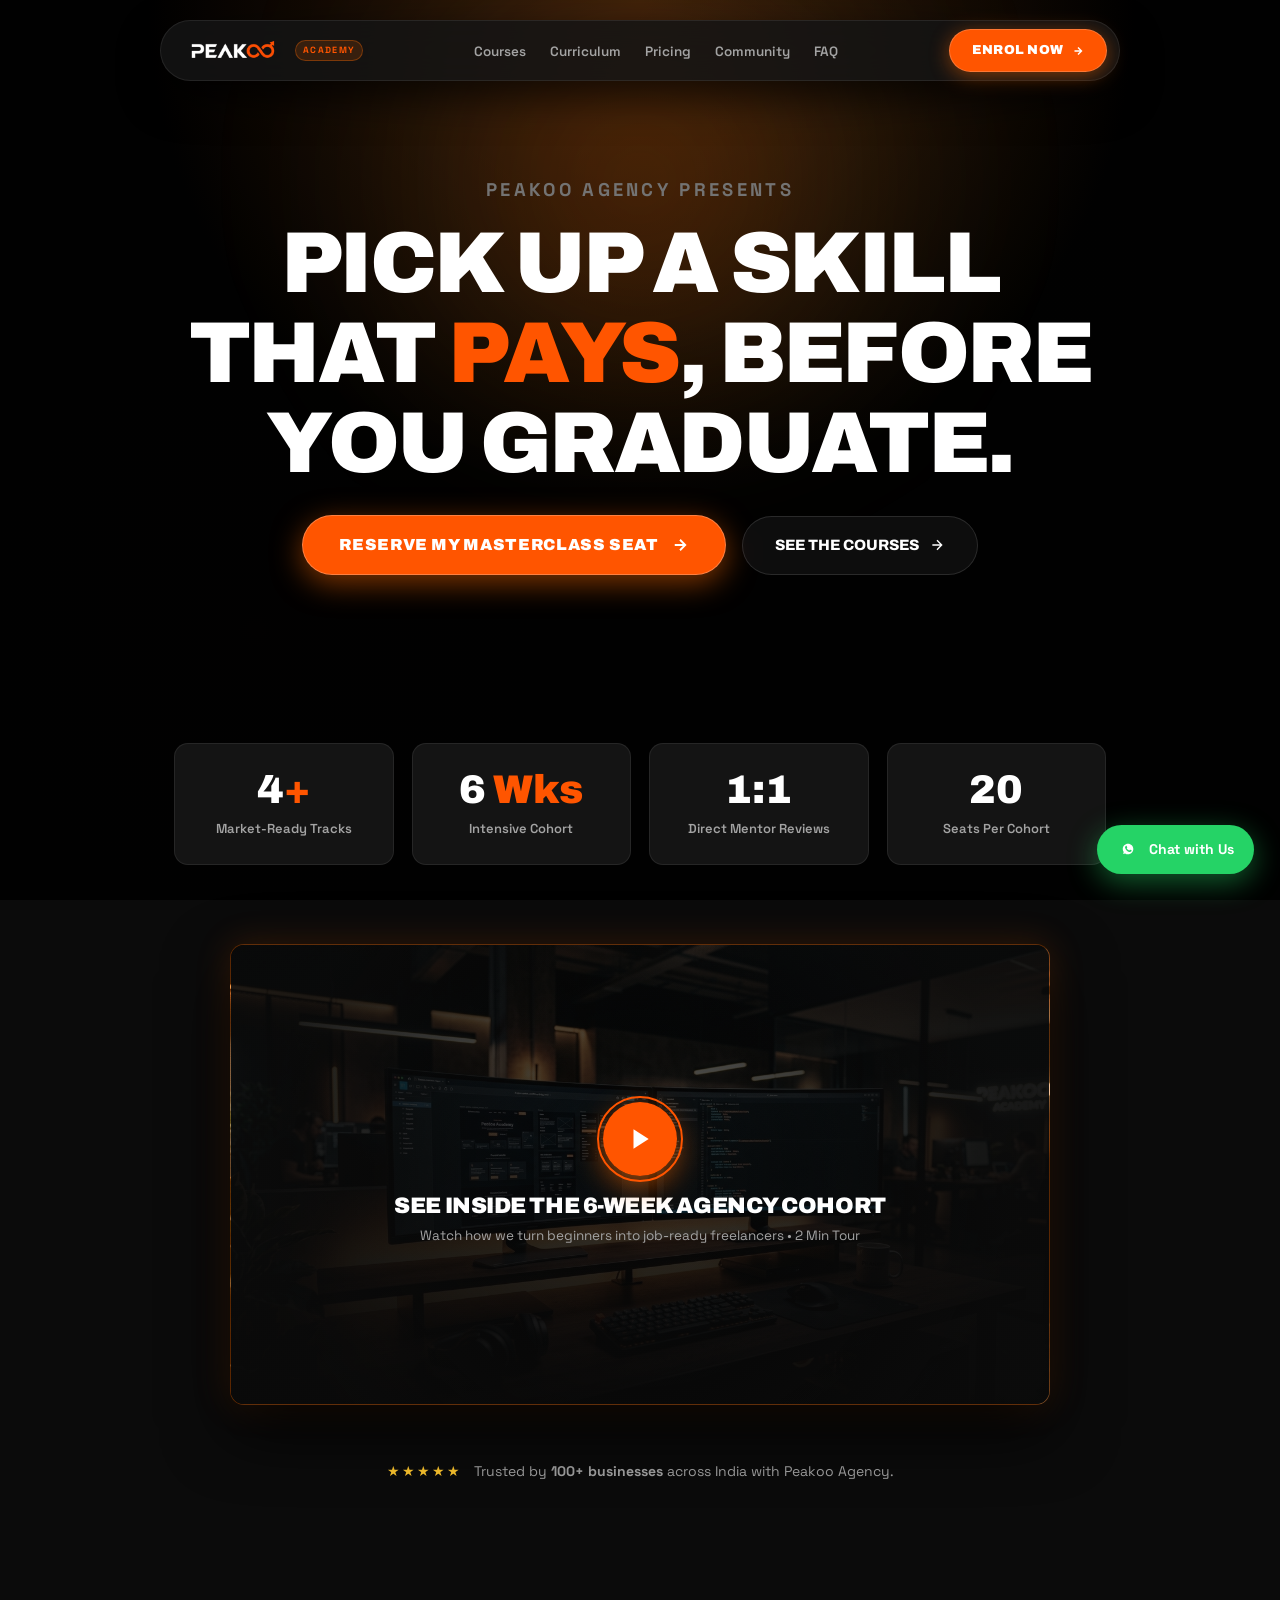
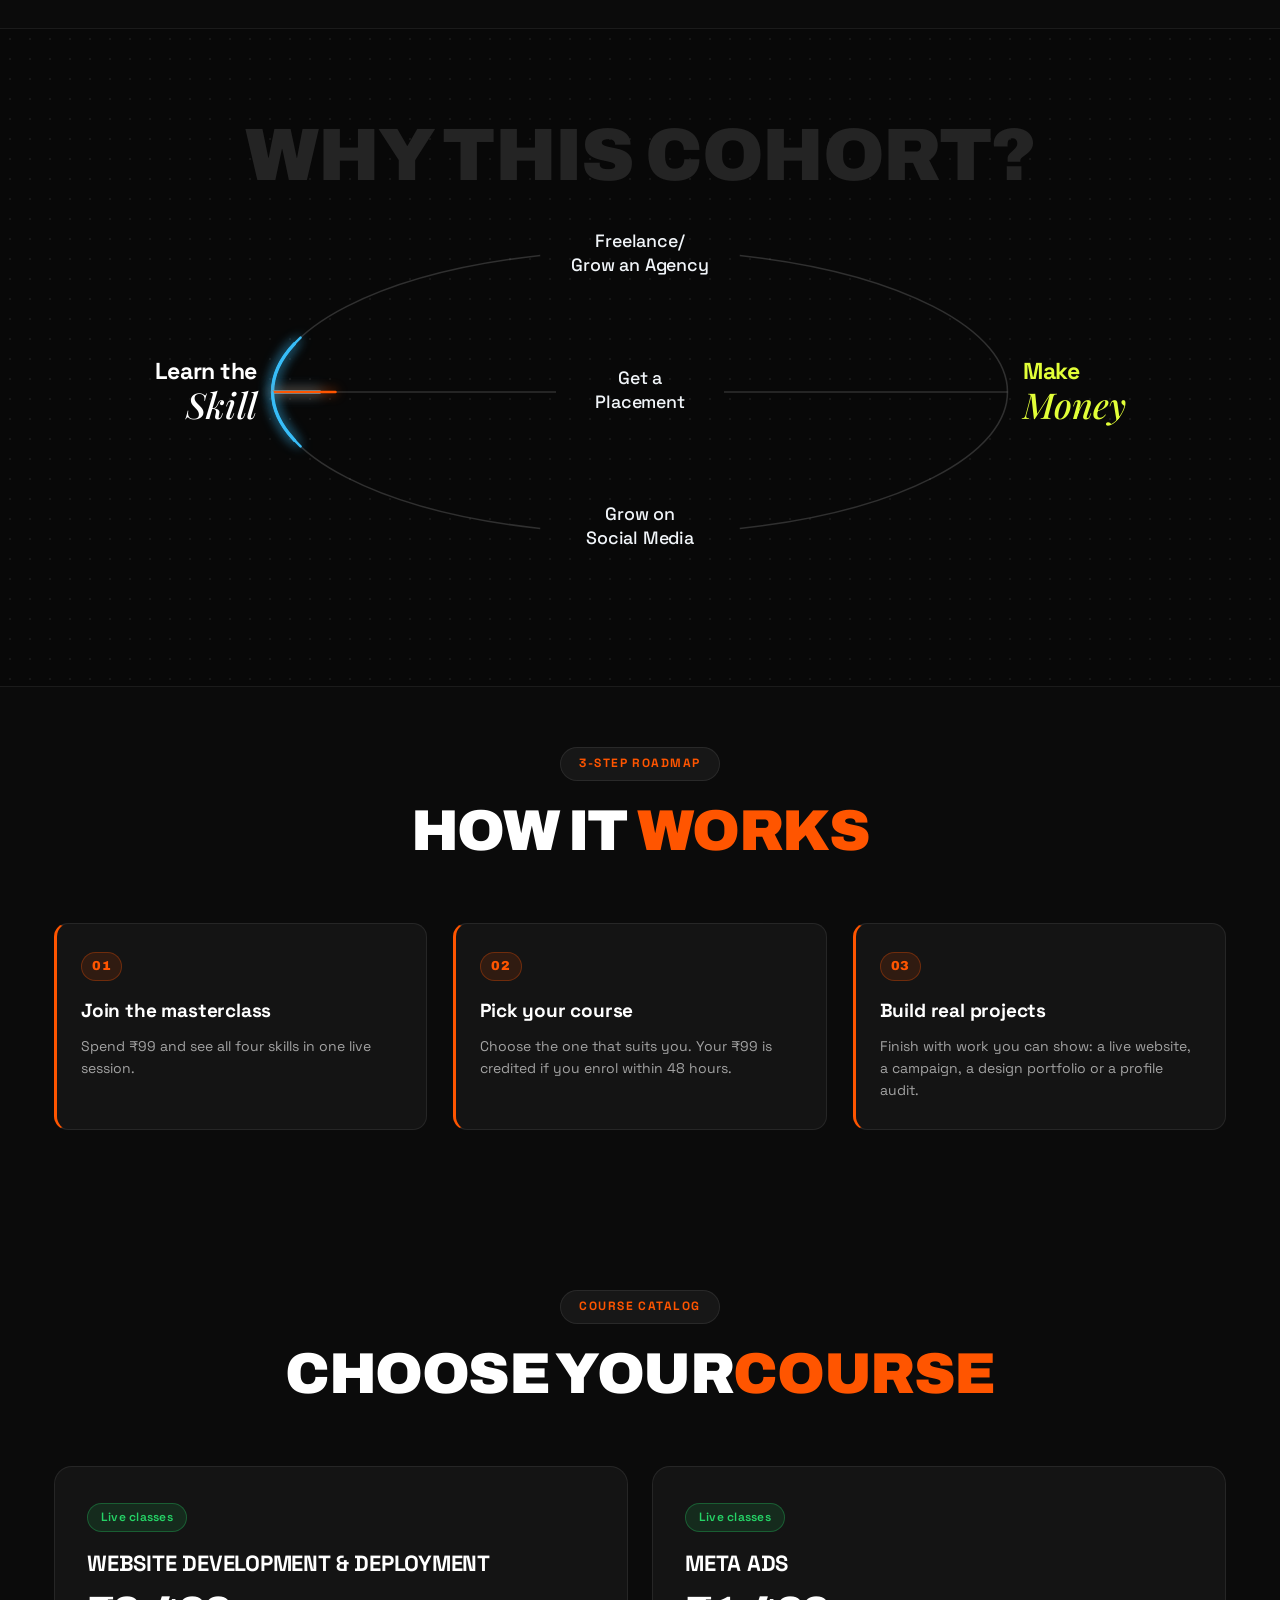
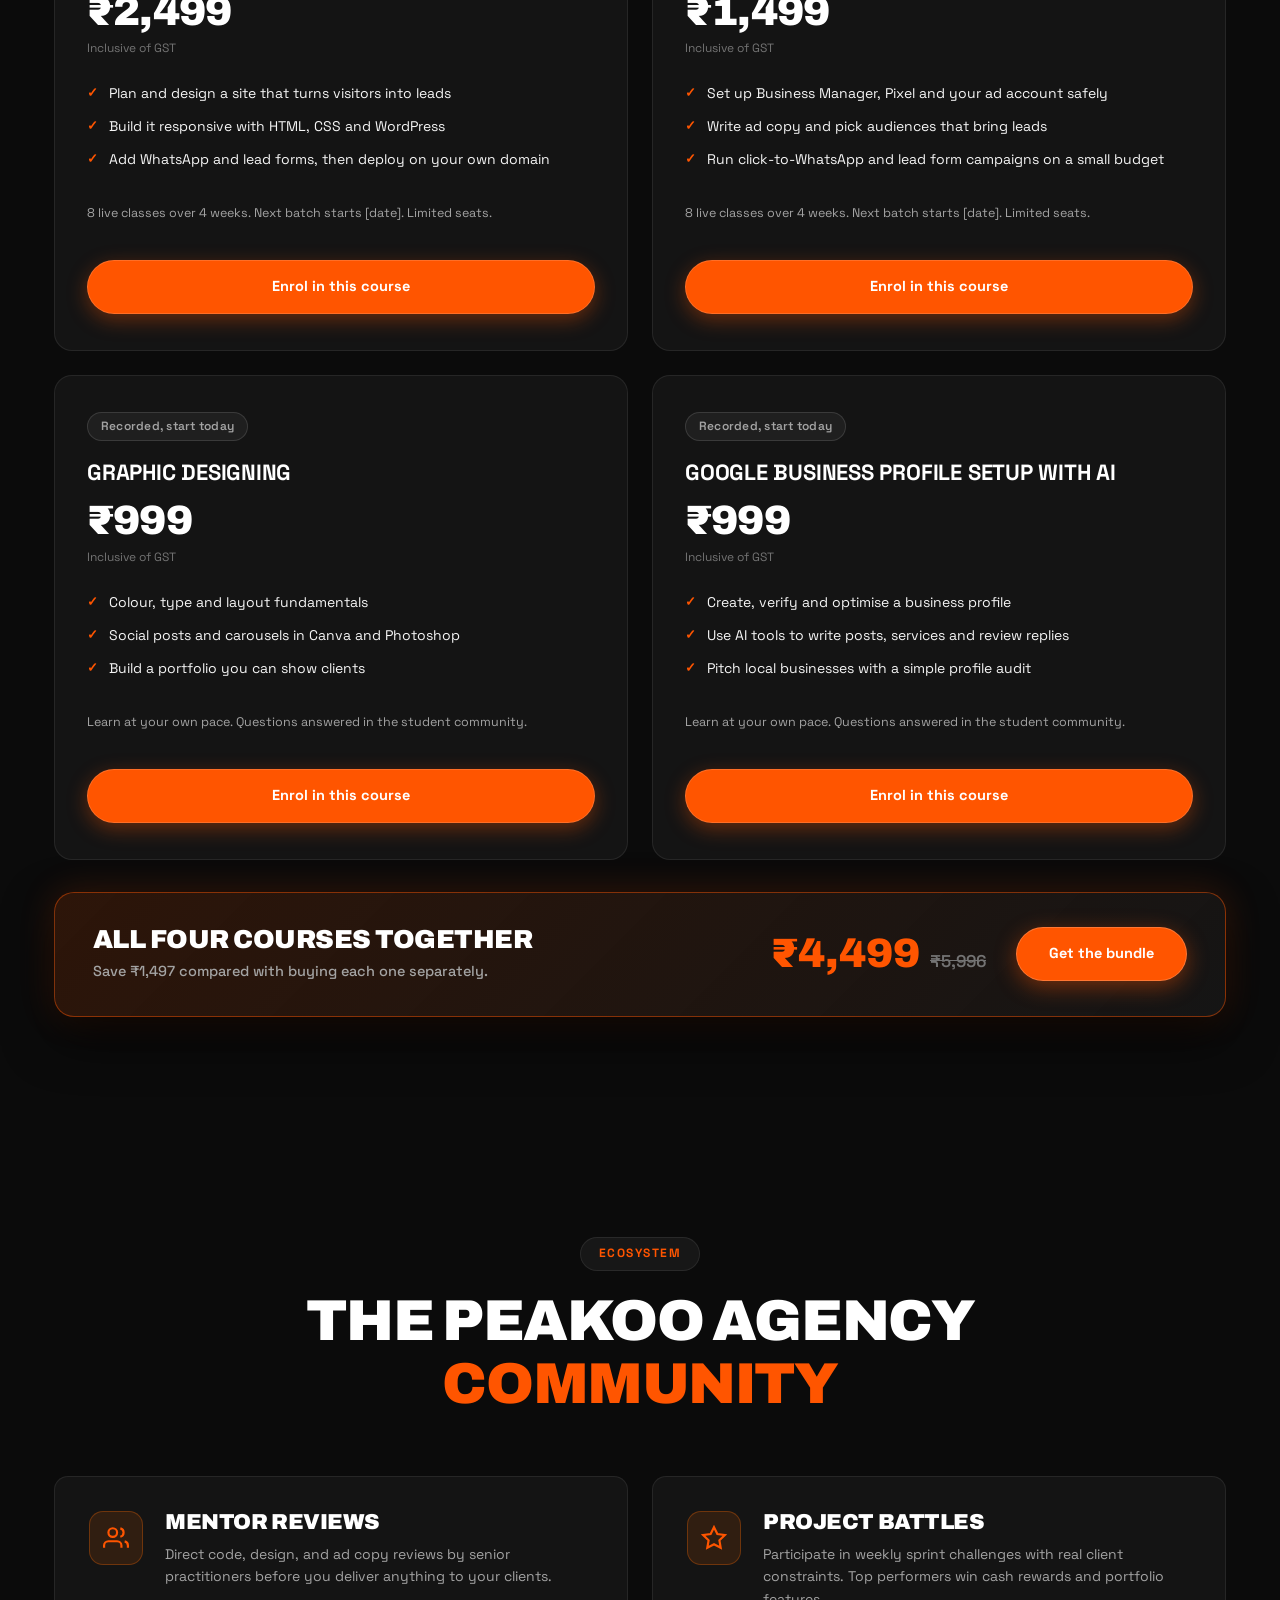
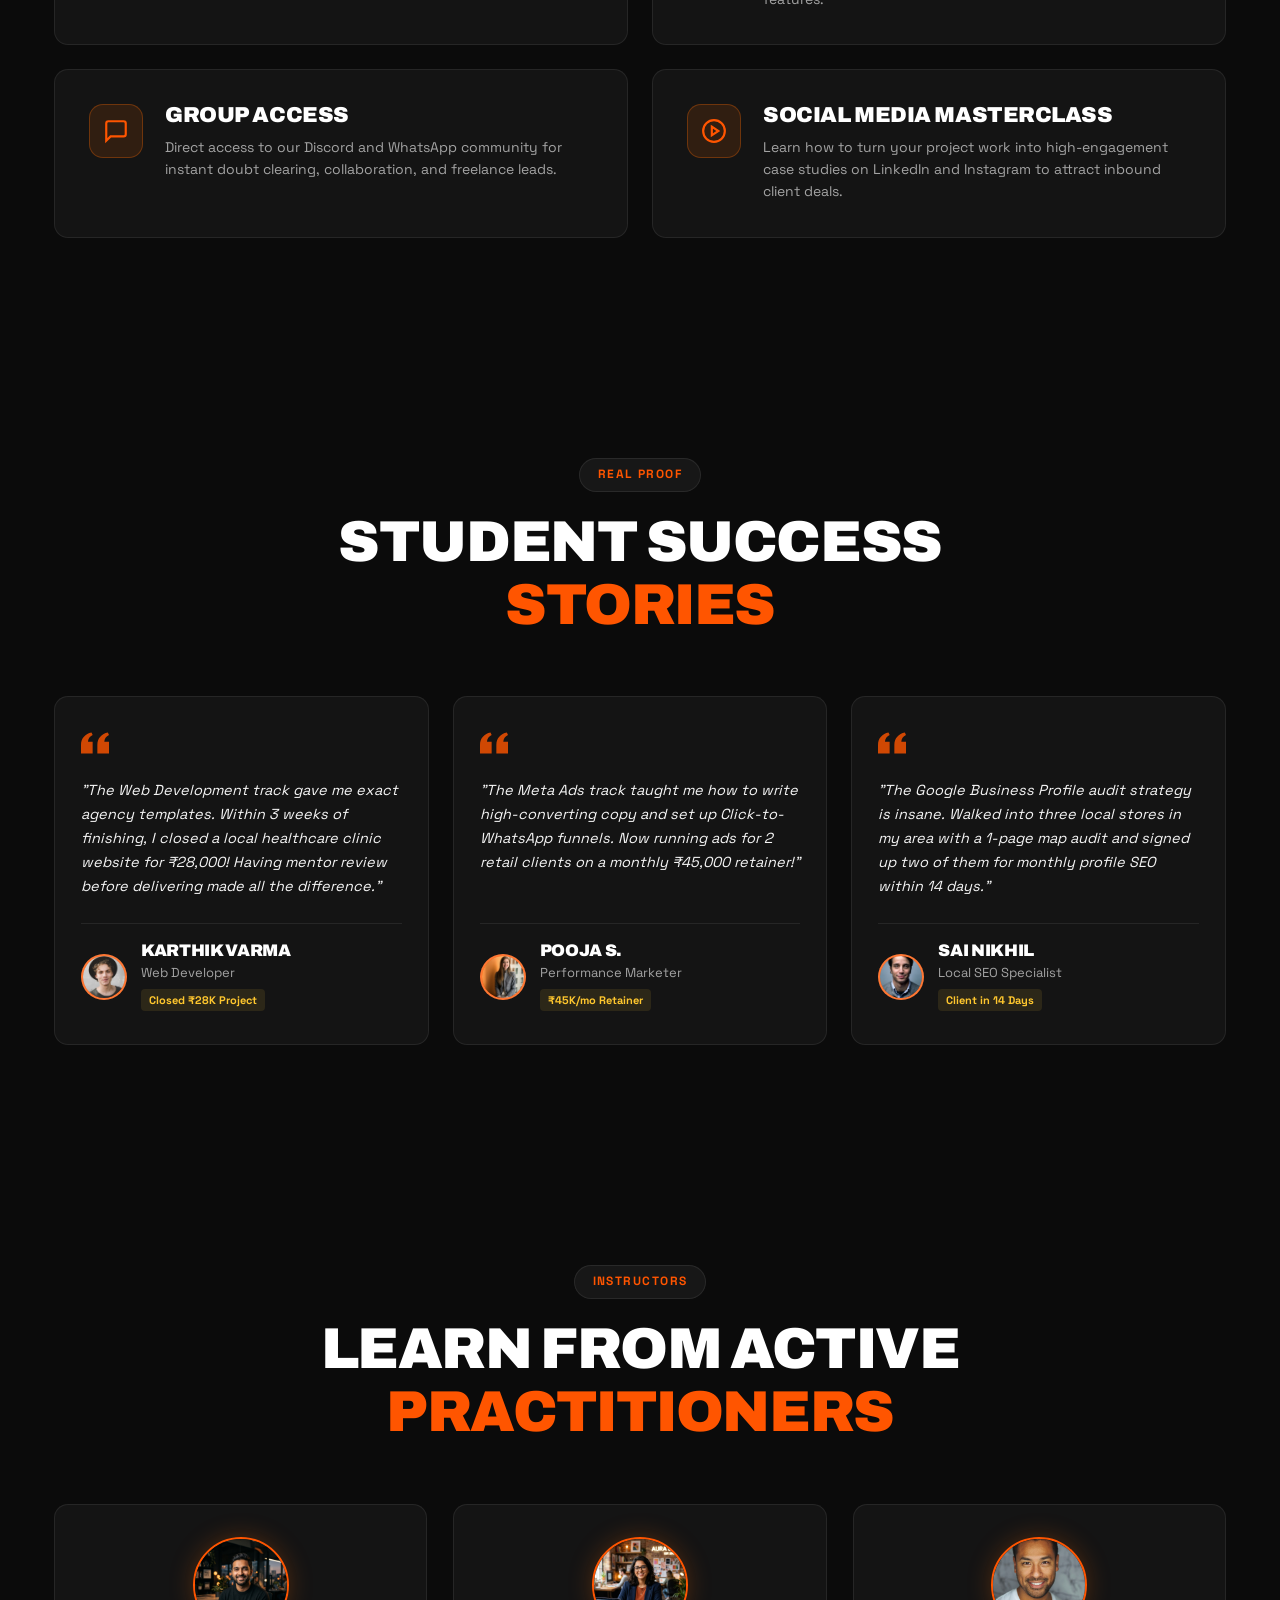
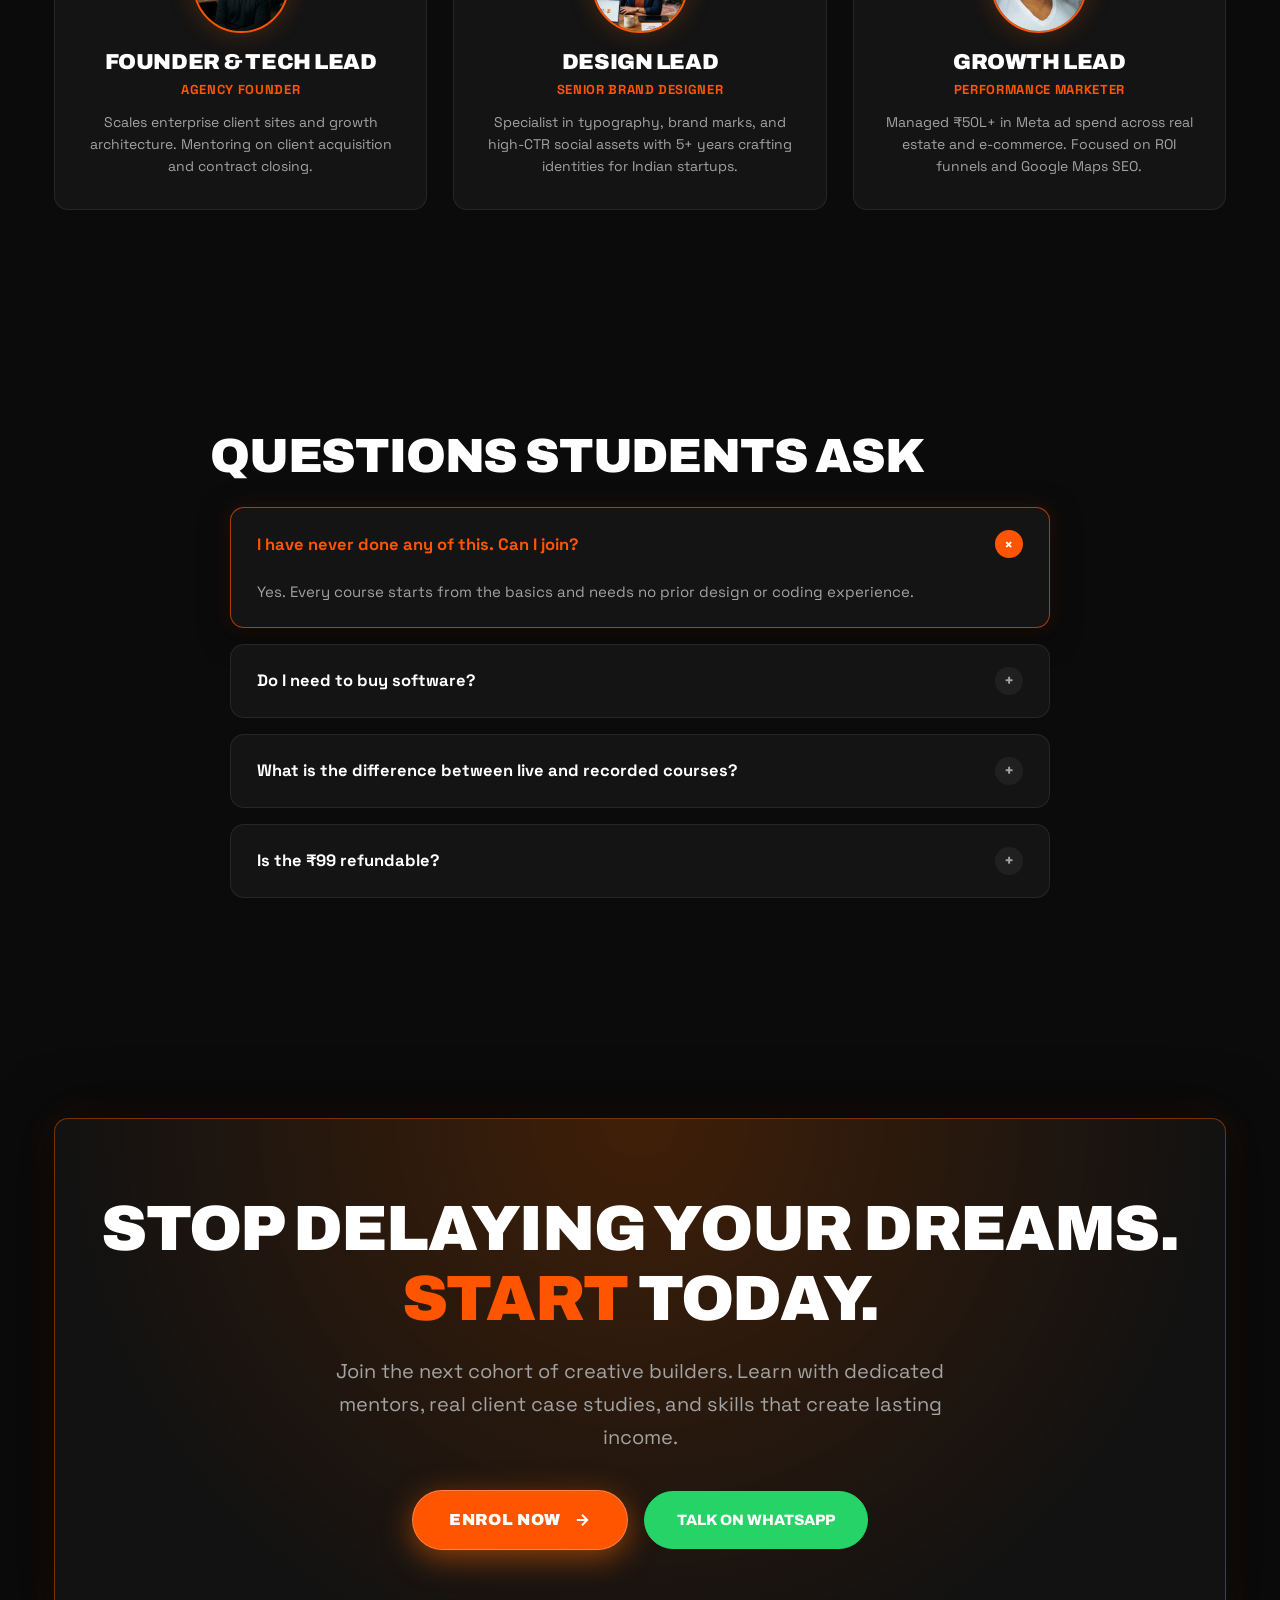
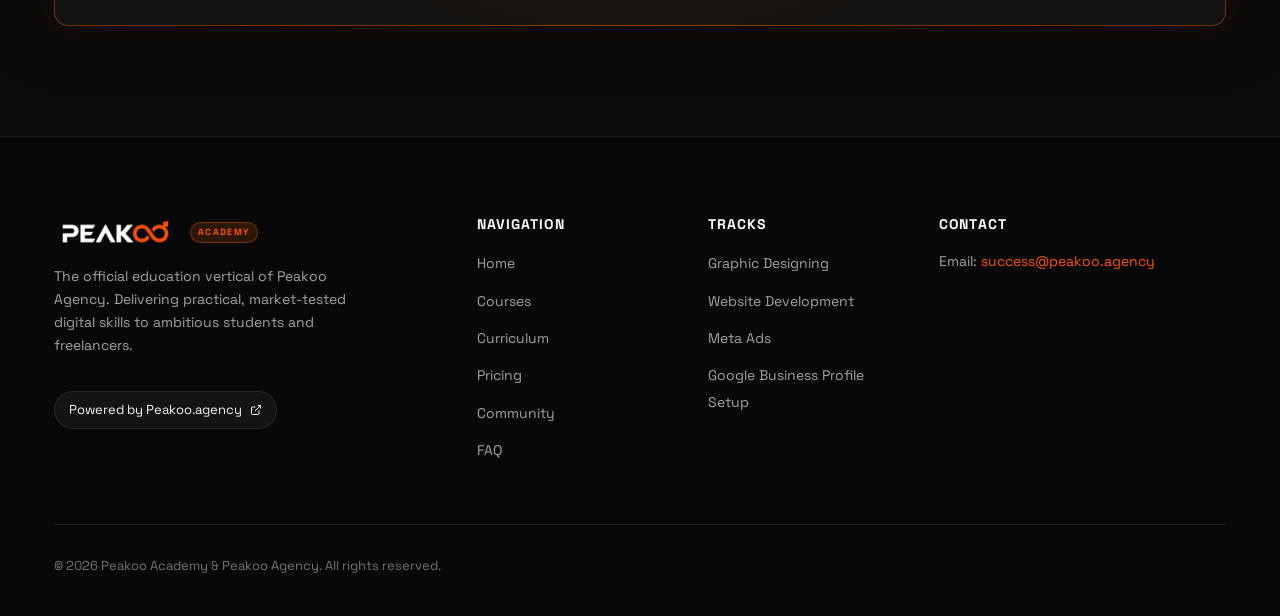
<file: index.html>
<!DOCTYPE html>
<html lang="en">

<head>
  <meta charset="UTF-8">
  <meta name="viewport" content="width=device-width, initial-scale=1.0, minimum-scale=1.0">
  <title>Peakoo Academy — Not Just a Course, an Agency Cohort</title>
  <meta name="description"
    content="The ultimate beginner-friendly cohort to master Graphic Designing, Website Development, Meta Ads, and Google Business Profile. Powered by Peakoo Agency.">
  <meta name="keywords"
    content="graphic design course Vijayawada, website development course, Meta ads course, Google Business Profile course, Peakoo Academy, Vijayawada digital agency">
  <meta name="robots" content="index, follow">

  <!-- Open Graph -->
  <meta property="og:type" content="website">
  <meta property="og:url" content="https://academy.peakoo.agency/">
  <meta property="og:title" content="Peakoo Academy — Master Digital Skills That Pay">
  <meta property="og:description"
    content="The ultimate beginner-friendly cohort to master Graphic Designing, Website Development, Meta Ads, and Google Business Profile from real agency practitioners.">

  <!-- Favicon -->
  <link rel="icon" type="image/webp" href="assets/cropped-peakoo-icon-white-512.webp">
  <link rel="apple-touch-icon" href="assets/cropped-peakoo-icon-white-512.webp">

  <!-- Google Fonts for Peakoo Typography -->
  <link rel="preconnect" href="https://fonts.googleapis.com">
  <link rel="preconnect" href="https://fonts.gstatic.com" crossorigin>
  <link
    href="https://fonts.googleapis.com/css2?family=Archivo:wght@700;800;900&family=Playfair+Display:ital,wght@0,600;0,700;1,500;1,600;1,700&family=Space+Grotesk:wght@400;500;600;700&display=swap"
    rel="stylesheet">

  <!-- Stylesheet -->
  <link rel="stylesheet" href="css/style.css?v=3.6">

  <!-- SEO Schema -->
  <script type="application/ld+json">
  {
    "@context": "https://schema.org",
    "@graph": [
      {
        "@type": "EducationalOrganization",
        "name": "Peakoo Academy",
        "url": "https://academy.peakoo.agency",
        "parentOrganization": {
          "@type": "Organization",
          "name": "Peakoo Agency",
          "url": "https://peakoo.agency"
        },
        "description": "Peakoo Academy is an extension of Peakoo Agency delivering intensive live cohorts in Graphic Design, Web Development, Meta Ads, and Google Business Profile setup.",
        "email": "success@peakoo.agency"
      },
      {
        "@type": "FAQPage",
        "mainEntity": [
          {
            "@type": "Question",
            "name": "What is the duration of the cohort?",
            "acceptedAnswer": {
              "@type": "Answer",
              "text": "The cohort runs for 6 intensive weeks with 2 live classes per week, recorded session access, and weekly project battles."
            }
          },
          {
            "@type": "Question",
            "name": "How long will I have access to the content?",
            "acceptedAnswer": {
              "@type": "Answer",
              "text": "You receive lifetime access to all recorded sessions, templates, checklists, and resource files directly inside your student dashboard."
            }
          },
          {
            "@type": "Question",
            "name": "Do you teach from the basics?",
            "acceptedAnswer": {
              "@type": "Answer",
              "text": "Yes, all four tracks start from scratch and scale to real client campaign delivery."
            }
          },
          {
            "@type": "Question",
            "name": "Do I need to buy expensive software?",
            "acceptedAnswer": {
              "@type": "Answer",
              "text": "No! We teach using industry tools that have generous free tiers or lightweight alternatives (Canva, free Figma, local WordPress stacks, and Google free tools)."
            }
          },
          {
            "@type": "Question",
            "name": "What do you cover in the social media masterclass?",
            "acceptedAnswer": {
              "@type": "Answer",
              "text": "We teach you how to document your client projects, publish insightful carousels on LinkedIn & Instagram, build a personal brand, and generate inbound freelance leads."
            }
          },
          {
            "@type": "Question",
            "name": "How do project battles and cash prizes work?",
            "acceptedAnswer": {
              "@type": "Answer",
              "text": "Every weekend you receive a mock client brief. Working agency mentors score all submissions live, giving direct feedback, with top entries winning cash rewards."
            }
          }
        ]
      }
    ]
  }
  </script>
</head>

<body>

  <!-- ==========================================================================
       1. FLOATING PILL NAVBAR (Tharun Speaks Signature Pill Style)
       ========================================================================== -->
  <div class="floating-navbar-wrap">
    <header class="floating-navbar" id="floatingNavbar">

      <!-- Brand Logo -->
      <a href="#hero" class="nav-brand-link" aria-label="Peakoo Academy">
        <img src="assets/logo-peakoo-white.webp" alt="Peakoo" class="nav-brand-logo-img" width="100" height="25">
        <span class="nav-brand-tag">ACADEMY</span>
      </a>

      <!-- Center Pill Links -->
      <nav aria-label="Main Navigation">
        <ul class="nav-menu-links">
          <li><a href="courses.html" class="nav-menu-link">Courses</a></li>
          <li><a href="#curriculum" class="nav-menu-link">Curriculum</a></li>
          <li><a href="#pricing" class="nav-menu-link">Pricing</a></li>
          <li><a href="#community" class="nav-menu-link">Community</a></li>
          <li><a href="#faq" class="nav-menu-link">FAQ</a></li>
        </ul>
      </nav>

      <!-- Right Enrol CTA Button -->
      <div style="display: flex; align-items: center; gap: 10px;">
        <a href="#pricing" class="btn-nav-join" data-enrol-trigger data-tier="Elite">
          <span>Enrol Now</span>
          <svg width="12" height="12" viewBox="0 0 24 24" fill="none" stroke="currentColor" stroke-width="2.8">
            <path d="M5 12h14M12 5l7 7-7 7" />
          </svg>
        </a>

        <!-- Hamburger for Mobile -->
        <button class="mobile-hamburger" id="mobileMenuBtn" aria-label="Open Navigation">
          <span></span>
          <span></span>
          <span></span>
        </button>
      </div>

    </header>
  </div>

  <!-- Mobile Drawer Overlay -->
  <div class="modal-screen-overlay" id="mobileDrawerWrap" style="z-index: 1050; padding: 0;">
    <div
      style="background: #0B0B0B; width: 100%; max-width: 340px; height: 100vh; position: absolute; right: 0; padding: 70px 24px 30px; display: flex; flex-direction: column; justify-content: space-between; border-left: 1px solid var(--border-subtle);">
      <div>
        <div style="margin-bottom: 26px;">
          <a href="#hero" class="nav-brand-link" style="text-decoration: none;">
            <img src="assets/logo-peakoo-white.webp" alt="Peakoo" class="nav-brand-logo-img" width="108" height="27">
            <span class="nav-brand-tag">ACADEMY</span>
          </a>
        </div>
        <ul style="list-style: none; display: flex; flex-direction: column; gap: 16px;">
          <li><a href="courses.html" class="mobile-menu-link"
              style="font-family: var(--font-display); font-size: 20px; font-weight: 800; display: block;">Courses</a>
          </li>
          <li><a href="#curriculum" class="mobile-menu-link"
              style="font-family: var(--font-display); font-size: 20px; font-weight: 800; display: block;">Curriculum</a>
          </li>
          <li><a href="#pricing" class="mobile-menu-link"
              style="font-family: var(--font-display); font-size: 20px; font-weight: 800; display: block;">Pricing</a>
          </li>
          <li><a href="#community" class="mobile-menu-link"
              style="font-family: var(--font-display); font-size: 20px; font-weight: 800; display: block;">Community</a>
          </li>
          <li><a href="#faq" class="mobile-menu-link"
              style="font-family: var(--font-display); font-size: 20px; font-weight: 800; display: block;">FAQ</a></li>
        </ul>
      </div>
      <div>
        <a href="#pricing" class="btn-hero-primary" style="width: 100%; justify-content: center; margin-bottom: 10px;"
          data-enrol-trigger data-tier="Elite">Enrol Now</a>
        <a href="https://wa.me/919999999999?text=Hi%20Peakoo%20Academy%2C%20I%20want%20to%20enquire%20about%20the%20upcoming%20cohort"
          target="_blank" rel="noopener" class="btn-hero-secondary"
          style="width: 100%; justify-content: center; background:#25D366; border-color:#25D366;">WhatsApp Us</a>
      </div>
    </div>
  </div>

  <!-- ==========================================================================
       2. HERO SECTION (Tharun Speaks Centered Layout + Glow Ambiance)
       ========================================================================== -->
  <section class="hero-wrapper" id="hero">
    <div class="hero-glow-ambiance"></div>
    <div class="container hero-content">



      <div class="hero-agency-tagline">Peakoo Agency Presents</div>

      <!-- Main Headline with Archivo Typography & Accent -->
      <h1 class="hero-main-title">
        Pick up a skill that <span class="text-orange">pays</span>, before you graduate.
      </h1>



      <!-- 2 CTAs -->
      <div class="hero-btn-row">
        <a href="#masterclass" class="btn-hero-primary" data-enrol-trigger data-course="Live Masterclass (₹99)"
          data-tier="Masterclass">
          <span>Reserve my masterclass seat</span>
          <svg width="18" height="18" viewBox="0 0 24 24" fill="none" stroke="currentColor" stroke-width="2.5">
            <path d="M5 12h14M12 5l7 7-7 7" />
          </svg>
        </a>
        <a href="courses.html" class="btn-hero-secondary">
          <span>See the courses</span>
          <svg width="16" height="16" viewBox="0 0 24 24" fill="none" stroke="currentColor" stroke-width="2">
            <path d="M5 12h14M12 5l7 7-7 7" />
          </svg>
        </a>
      </div>

      <br><br><br><br><br>

      <!-- 4 Stat Cards -->
      <div class="hero-stat-cards" id="hero-stats">
        <div class="stat-card-item">
          <div class="stat-card-number">4<span class="accent">+</span></div>
          <div class="stat-card-label">Market-Ready Tracks</div>
        </div>
        <div class="stat-card-item">
          <div class="stat-card-number">6<span class="accent"> Wks</span></div>
          <div class="stat-card-label">Intensive Cohort</div>
        </div>
        <div class="stat-card-item">
          <div class="stat-card-number">1:1</div>
          <div class="stat-card-label">Direct Mentor Reviews</div>
        </div>
        <div class="stat-card-item">
          <div class="stat-card-number">20</div>
          <div class="stat-card-label">Seats Per Cohort</div>
        </div>
      </div>
      <br><br><br>

      <!-- HERO VIDEO SHOWCASE PLAYER (Tharun Speaks Style Video Teaser) -->
      <div class="hero-video-showcase" id="openVideoTourBtn" title="Click to watch 2-min cohort walkthrough">
        <div class="video-thumb-gradient"></div>
        <div class="video-mockup-content">
          <div class="video-play-btn-circle">
            <svg width="26" height="26" viewBox="0 0 24 24" fill="currentColor">
              <polygon points="6 3 20 12 6 21 6 3" />
            </svg>
          </div>
          <h3 class="video-teaser-title">See Inside The 6-Week Agency Cohort</h3>
          <p class="video-teaser-sub">Watch how we turn beginners into job-ready freelancers &bull; 2 Min Tour</p>
        </div>
      </div>

      <!-- Trust Social Proof -->
      <div class="hero-social-proof">
        <span class="stars">★★★★★</span>
        <span>Trusted by <strong>100+ businesses</strong> across India with Peakoo Agency.</span>
      </div>
    </div>
  </section>



  <!-- ==========================================================================
       WHY THIS COHORT? (Exact Flow matching tharunspeaks.in & Peakoo Agency)
       ========================================================================== -->
  <section class="why-cohort-section" id="why-this-cohort">
    <div class="why-cohort-grid-bg"></div>

    <div class="why-cohort-inner-wrap">
      <!-- Top Huge Watermark Title on ONE Line -->
      <h2 class="why-cohort-watermark">WHY THIS COHORT?</h2>

      <!-- Pathway Diagram Container (SVG with exact curves, gaps & glowing markers) -->
      <div class="why-cohort-diagram-stage">
        <svg class="why-cohort-svg" viewBox="0 0 1000 360" fill="none" xmlns="http://www.w3.org/2000/svg"
          preserveAspectRatio="xMidYMid meet">
          <!-- Background Pathway Lines with Precise Gaps for Text -->
          <!-- Top Arc Left & Right -->
          <path class="cohort-path-line" d="M 150 180 A 350 135 0 0 1 405 50" />
          <path class="cohort-path-line" d="M 595 50 A 350 135 0 0 1 850 180" />

          <!-- Center Horizontal Line Left & Right -->
          <path class="cohort-path-line" d="M 150 180 L 420 180" />
          <path class="cohort-path-line" d="M 580 180 L 850 180" />

          <!-- Bottom Arc Left & Right -->
          <path class="cohort-path-line" d="M 150 180 A 350 135 0 0 0 405 310" />
          <path class="cohort-path-line" d="M 595 310 A 350 135 0 0 0 850 180" />

          <!-- Cyan Entrance Indicator at Left Apex (Exact match to reference image) -->
          <path class="cyan-entrance-bracket" d="M 171 134 A 350 135 0 0 0 171 226" />
          <path class="cyan-entrance-bracket" d="M 150 180 L 195 180" />

          <!-- Traveling Light Pulses along the orbits -->
          <path class="traveler-trail traveler-top" d="M 150 180 A 350 135 0 0 1 850 180" />
          <path class="traveler-trail traveler-mid" d="M 150 180 L 850 180" />
          <path class="traveler-trail traveler-bot" d="M 150 180 A 350 135 0 0 0 850 180" />

          <!-- Left Node: Learn the Skill -->
          <text x="135" y="168" text-anchor="end" class="cohort-svg-node-prefix">Learn the</text>
          <text x="135" y="206" text-anchor="end" class="cohort-svg-node-serif">Skill</text>

          <!-- Center Top Node: Freelance / Grow an Agency -->
          <text x="500" y="42" text-anchor="middle" class="cohort-svg-path-label">Freelance/</text>
          <text x="500" y="65" text-anchor="middle" class="cohort-svg-path-label">Grow an Agency</text>

          <!-- Center Mid Node: Get a Placement -->
          <text x="500" y="172" text-anchor="middle" class="cohort-svg-path-label">Get a</text>
          <text x="500" y="195" text-anchor="middle" class="cohort-svg-path-label">Placement</text>

          <!-- Center Bottom Node: Grow on Social Media -->
          <text x="500" y="302" text-anchor="middle" class="cohort-svg-path-label">Grow on</text>
          <text x="500" y="325" text-anchor="middle" class="cohort-svg-path-label">Social Media</text>

          <!-- Right Node: Make Money -->
          <text x="865" y="168" text-anchor="start" class="cohort-svg-node-prefix yellow-accent">Make</text>
          <text x="865" y="206" text-anchor="start" class="cohort-svg-node-serif yellow-accent">Money</text>
        </svg>
      </div>
    </div>
  </section>

  <!-- ==========================================================================
       HOW IT WORKS (Image 3)
       ========================================================================== -->
  <section class="how-it-works-section" id="how-it-works">
    <div class="container">
      <div class="section-header">
        <div class="section-pill-tag">3-Step Roadmap</div>
        <h2 class="section-title">HOW IT <span class="text-orange">WORKS</span></h2>

      </div>

      <div class="how-it-works-grid">
        <div class="how-it-works-step">
          <span class="how-step-num">01</span>
          <div class="how-step-title">Join the masterclass</div>
          <p class="how-step-desc">Spend ₹99 and see all four skills in one live session.</p>
        </div>

        <div class="how-it-works-step">
          <span class="how-step-num">02</span>
          <div class="how-step-title">Pick your course</div>
          <p class="how-step-desc">Choose the one that suits you. Your ₹99 is credited if you enrol within 48 hours.</p>
        </div>

        <div class="how-it-works-step">
          <span class="how-step-num">03</span>
          <div class="how-step-title">Build real projects</div>
          <p class="how-step-desc">Finish with work you can show: a live website, a campaign, a design portfolio or a
            profile audit.</p>
        </div>
      </div>
    </div>
  </section>

  <!-- ==========================================================================
       CHOOSE YOUR COURSE (Pricing Catalog from Image 2)
       ========================================================================== -->
  <section class="course-pricing-section section" id="pricing">
    <div class="container">

      <div class="section-header">
        <div class="section-pill-tag">Course Catalog</div>
        <h2 class="section-title">CHOOSE YOUR<span class="text-orange"> COURSE</span></h2>

      </div>

      <div class="course-pricing-grid">

        <!-- COURSE 1: Website Development & Deployment (Live classes) -->
        <div class="course-pricing-card">
          <div class="course-card-top">
            <span class="course-mode-badge badge-live">Live classes</span>
            <h3 class="course-card-title">Website Development &amp; Deployment</h3>
            <div class="course-card-price-row">
              <span class="course-price-val">₹2,499</span>
              <span class="course-price-tax">Inclusive of GST</span>
            </div>
            <ul class="course-card-bullets">
              <li>Plan and design a site that turns visitors into leads</li>
              <li>Build it responsive with HTML, CSS and WordPress</li>
              <li>Add WhatsApp and lead forms, then deploy on your own domain</li>
            </ul>
          </div>
          <div class="course-card-bottom">
            <div class="course-card-meta">8 live classes over 4 weeks. Next batch starts [date]. Limited seats.</div>
            <a href="#enrol" class="btn-course-enroll" data-enrol-trigger
              data-course="Website Development &amp; Deployment" data-tier="₹2,499">
              <span>Enrol in this course</span>
            </a>
          </div>
        </div>

        <!-- COURSE 2: Meta Ads (Live classes) -->
        <div class="course-pricing-card">
          <div class="course-card-top">
            <span class="course-mode-badge badge-live">Live classes</span>
            <h3 class="course-card-title">Meta Ads</h3>
            <div class="course-card-price-row">
              <span class="course-price-val">₹1,499</span>
              <span class="course-price-tax">Inclusive of GST</span>
            </div>
            <ul class="course-card-bullets">
              <li>Set up Business Manager, Pixel and your ad account safely</li>
              <li>Write ad copy and pick audiences that bring leads</li>
              <li>Run click-to-WhatsApp and lead form campaigns on a small budget</li>
            </ul>
          </div>
          <div class="course-card-bottom">
            <div class="course-card-meta">8 live classes over 4 weeks. Next batch starts [date]. Limited seats.</div>
            <a href="#enrol" class="btn-course-enroll" data-enrol-trigger data-course="Meta Ads" data-tier="₹1,499">
              <span>Enrol in this course</span>
            </a>
          </div>
        </div>

        <!-- COURSE 3: Graphic Designing (Recorded, start today) -->
        <div class="course-pricing-card">
          <div class="course-card-top">
            <span class="course-mode-badge badge-recorded">Recorded, start today</span>
            <h3 class="course-card-title">Graphic Designing</h3>
            <div class="course-card-price-row">
              <span class="course-price-val">₹999</span>
              <span class="course-price-tax">Inclusive of GST</span>
            </div>
            <ul class="course-card-bullets">
              <li>Colour, type and layout fundamentals</li>
              <li>Social posts and carousels in Canva and Photoshop</li>
              <li>Build a portfolio you can show clients</li>
            </ul>
          </div>
          <div class="course-card-bottom">
            <div class="course-card-meta">Learn at your own pace. Questions answered in the student community.</div>
            <a href="#enrol" class="btn-course-enroll" data-enrol-trigger data-course="Graphic Designing"
              data-tier="₹999">
              <span>Enrol in this course</span>
            </a>
          </div>
        </div>

        <!-- COURSE 4: Google Business Profile Setup with AI (Recorded, start today) -->
        <div class="course-pricing-card">
          <div class="course-card-top">
            <span class="course-mode-badge badge-recorded">Recorded, start today</span>
            <h3 class="course-card-title">Google Business Profile Setup with AI</h3>
            <div class="course-card-price-row">
              <span class="course-price-val">₹999</span>
              <span class="course-price-tax">Inclusive of GST</span>
            </div>
            <ul class="course-card-bullets">
              <li>Create, verify and optimise a business profile</li>
              <li>Use AI tools to write posts, services and review replies</li>
              <li>Pitch local businesses with a simple profile audit</li>
            </ul>
          </div>
          <div class="course-card-bottom">
            <div class="course-card-meta">Learn at your own pace. Questions answered in the student community.</div>
            <a href="#enrol" class="btn-course-enroll" data-enrol-trigger
              data-course="Google Business Profile Setup with AI" data-tier="₹999">
              <span>Enrol in this course</span>
            </a>
          </div>
        </div>

      </div>

      <!-- Combo Banner: All four courses together -->
      <div class="bundle-combo-banner">
        <div class="bundle-combo-left">
          <h3 class="bundle-combo-title">All four courses together</h3>
          <p class="bundle-combo-sub">Save ₹1,497 compared with buying each one separately.</p>
        </div>
        <div class="bundle-combo-right">
          <div class="bundle-combo-pricing">
            <span class="bundle-combo-price">₹4,499</span>
            <span class="bundle-combo-striked">₹5,996</span>
          </div>
          <a href="#enrol" class="btn-bundle-combo" data-enrol-trigger data-course="All 4 Courses Bundle"
            data-tier="₹4,499">
            <span>Get the bundle</span>
          </a>
        </div>
      </div>

    </div>
  </section>

  <!-- ==========================================================================
       6. THE PEAKOO AGENCY COMMUNITY (Community Block like Tharun Speaks)
       ========================================================================== -->
  <section class="section" id="community">
    <div class="container">
      <div class="section-header">
        <div class="section-pill-tag">Ecosystem</div>
        <h2 class="section-title">THE PEAKOO AGENCY <span class="text-orange">COMMUNITY</span></h2>

      </div>

      <div class="community-cards-grid">
        <div class="community-feature-card">
          <div class="community-card-icon-box">
            <svg width="26" height="26" viewBox="0 0 24 24" fill="none" stroke="currentColor" stroke-width="2">
              <path d="M17 21v-2a4 4 0 0 0-4-4H5a4 4 0 0 0-4 4v2" />
              <circle cx="9" cy="7" r="4" />
              <path d="M23 21v-2a4 4 0 0 0-3-3.87" />
              <path d="M16 3.13a4 4 0 0 1 0 7.75" />
            </svg>
          </div>
          <div class="community-card-content">
            <h3>Mentor Reviews</h3>
            <p>Direct code, design, and ad copy reviews by senior practitioners before you deliver anything to your
              clients.</p>
          </div>
        </div>

        <div class="community-feature-card">
          <div class="community-card-icon-box">
            <svg width="26" height="26" viewBox="0 0 24 24" fill="none" stroke="currentColor" stroke-width="2">
              <polygon
                points="12 2 15.09 8.26 22 9.27 17 14.14 18.18 21.02 12 17.77 5.82 21.02 7 14.14 2 9.27 8.91 8.26 12 2" />
            </svg>
          </div>
          <div class="community-card-content">
            <h3>Project Battles</h3>
            <p>Participate in weekly sprint challenges with real client constraints. Top performers win cash rewards and
              portfolio features.</p>
          </div>
        </div>

        <div class="community-feature-card">
          <div class="community-card-icon-box">
            <svg width="26" height="26" viewBox="0 0 24 24" fill="none" stroke="currentColor" stroke-width="2">
              <path d="M21 15a2 2 0 0 1-2 2H7l-4 4V5a2 2 0 0 1 2-2h14a2 2 0 0 1 2 2z" />
            </svg>
          </div>
          <div class="community-card-content">
            <h3>Group Access</h3>
            <p>Direct access to our Discord and WhatsApp community for instant doubt clearing, collaboration, and
              freelance leads.</p>
          </div>
        </div>

        <div class="community-feature-card">
          <div class="community-card-icon-box">
            <svg width="26" height="26" viewBox="0 0 24 24" fill="none" stroke="currentColor" stroke-width="2">
              <circle cx="12" cy="12" r="10" />
              <polygon points="10 8 16 12 10 16 10 8" />
            </svg>
          </div>
          <div class="community-card-content">
            <h3>Social Media Masterclass</h3>
            <p>Learn how to turn your project work into high-engagement case studies on LinkedIn and Instagram to
              attract inbound client deals.</p>
          </div>
        </div>
      </div>
    </div>
  </section>

  <!-- ==========================================================================
       7. WHAT STUDENTS TALK ABOUT US (Testimonials in Tharun Speaks Style)
       ========================================================================== -->
  <section class="section" id="stories">
    <div class="container">
      <div class="section-header">
        <div class="section-pill-tag">Real Proof</div>
        <h2 class="section-title">STUDENT SUCCESS <span class="text-orange">STORIES</span></h2>
      </div>

      <div class="testimonials-row-grid">
        <div class="student-story-box">
          <div>
            <div class="story-quote-symbol">
              <svg width="28" height="28" viewBox="0 0 24 24" fill="currentColor">
                <path
                  d="M14.017 21v-7.391c0-5.704 3.731-9.57 8.983-10.609l.995 2.151c-2.432.917-3.995 3.638-3.995 5.849h4v10h-9.983zm-14.017 0v-7.391c0-5.704 3.748-9.57 9-10.609l.996 2.151c-2.433.917-3.996 3.638-3.996 5.849h3.983v10h-9.983z" />
              </svg>
            </div>
            <p class="story-quote-body">
              "The Web Development track gave me exact agency templates. Within 3 weeks of finishing, I closed a local
              healthcare clinic website for ₹28,000! Having mentor review before delivering made all the difference."
            </p>
          </div>
          <div class="story-student-profile">
            <div class="student-avatar-badge">
              <img src="assets/student_karthik.jpg" alt="Karthik Varma" class="student-avatar-img" loading="lazy">
            </div>
            <div class="student-meta-details">
              <h4>Karthik Varma</h4>
              <div class="student-meta-role">Web Developer</div>
              <span class="student-metric-tag">Closed ₹28K Project</span>
            </div>
          </div>
        </div>

        <div class="student-story-box">
          <div>
            <div class="story-quote-symbol">
              <svg width="28" height="28" viewBox="0 0 24 24" fill="currentColor">
                <path
                  d="M14.017 21v-7.391c0-5.704 3.731-9.57 8.983-10.609l.995 2.151c-2.432.917-3.995 3.638-3.995 5.849h4v10h-9.983zm-14.017 0v-7.391c0-5.704 3.748-9.57 9-10.609l.996 2.151c-2.433.917-3.996 3.638-3.996 5.849h3.983v10h-9.983z" />
              </svg>
            </div>
            <p class="story-quote-body">
              "The Meta Ads track taught me how to write high-converting copy and set up Click-to-WhatsApp funnels. Now
              running ads for 2 retail clients on a monthly ₹45,000 retainer!"
            </p>
          </div>
          <div class="story-student-profile">
            <div class="student-avatar-badge">
              <img src="assets/student_pooja.jpg" alt="Pooja S." class="student-avatar-img" loading="lazy">
            </div>
            <div class="student-meta-details">
              <h4>Pooja S.</h4>
              <div class="student-meta-role">Performance Marketer</div>
              <span class="student-metric-tag">₹45K/mo Retainer</span>
            </div>
          </div>
        </div>

        <div class="student-story-box">
          <div>
            <div class="story-quote-symbol">
              <svg width="28" height="28" viewBox="0 0 24 24" fill="currentColor">
                <path
                  d="M14.017 21v-7.391c0-5.704 3.731-9.57 8.983-10.609l.995 2.151c-2.432.917-3.995 3.638-3.995 5.849h4v10h-9.983zm-14.017 0v-7.391c0-5.704 3.748-9.57 9-10.609l.996 2.151c-2.433.917-3.996 3.638-3.996 5.849h3.983v10h-9.983z" />
              </svg>
            </div>
            <p class="story-quote-body">
              "The Google Business Profile audit strategy is insane. Walked into three local stores in my area with a
              1-page map audit and signed up two of them for monthly profile SEO within 14 days."
            </p>
          </div>
          <div class="story-student-profile">
            <div class="student-avatar-badge">
              <img src="assets/student_nikhil.jpg" alt="Sai Nikhil" class="student-avatar-img" loading="lazy">
            </div>
            <div class="student-meta-details">
              <h4>Sai Nikhil</h4>
              <div class="student-meta-role">Local SEO Specialist</div>
              <span class="student-metric-tag">Client in 14 Days</span>
            </div>
          </div>
        </div>
      </div>

    </div>
  </section>

  <!-- ==========================================================================
       8. MENTORS SECTION
       ========================================================================== -->
  <section class="section" id="mentors">
    <div class="container">
      <div class="section-header">
        <div class="section-pill-tag">Instructors</div>
        <h2 class="section-title">LEARN FROM ACTIVE <span class="text-orange">PRACTITIONERS</span></h2>

      </div>

      <div class="mentors-team-grid">
        <div class="mentor-profile-card">
          <div class="mentor-img-circle">
            <img src="assets/mentor_founder.jpg" alt="Agency Founder &amp; Tech Lead" class="mentor-avatar-img"
              loading="lazy">
          </div>
          <h3 class="mentor-card-name">Founder &amp; Tech Lead</h3>
          <div class="mentor-card-designation">Agency Founder</div>
          <p class="mentor-card-summary">Scales enterprise client sites and growth architecture. Mentoring on client
            acquisition and contract closing.</p>
        </div>

        <div class="mentor-profile-card">
          <div class="mentor-img-circle">
            <img src="assets/mentor_designer.jpg" alt="Design Lead" class="mentor-avatar-img" loading="lazy">
          </div>
          <h3 class="mentor-card-name">Design Lead</h3>
          <div class="mentor-card-designation">Senior Brand Designer</div>
          <p class="mentor-card-summary">Specialist in typography, brand marks, and high-CTR social assets with 5+ years
            crafting identities for Indian startups.</p>
        </div>

        <div class="mentor-profile-card">
          <div class="mentor-img-circle">
            <img src="assets/mentor_growth.jpg" alt="Growth Lead" class="mentor-avatar-img" loading="lazy">
          </div>
          <h3 class="mentor-card-name">Growth Lead</h3>
          <div class="mentor-card-designation">Performance Marketer</div>
          <p class="mentor-card-summary">Managed ₹50L+ in Meta ad spend across real estate and e-commerce. Focused on
            ROI funnels and Google Maps SEO.</p>
        </div>
      </div>
    </div>
  </section>

  <!-- ==========================================================================
       9. QUESTIONS STUDENTS ASK (FAQ from Image 3)
       ========================================================================== -->
  <section class="section" id="faq">
    <div class="container">
      <div class="section-header" style="text-align: left; margin-bottom: 24px;">
        <h2 class="section-title" style="font-size: clamp(2rem, 4vw, 3rem); margin-bottom: 8px;">
          Questions students ask
        </h2>
      </div>

      <div class="faq-accordion-wrap">
        <div class="faq-row-item active">
          <button class="faq-toggle-trigger">
            <span>I have never done any of this. Can I join?</span>
            <span class="faq-plus-icon">+</span>
          </button>
          <div class="faq-collapsed-panel" style="max-height: 200px;">
            <p>Yes. Every course starts from the basics and needs no prior design or coding experience.</p>
          </div>
        </div>

        <div class="faq-row-item">
          <button class="faq-toggle-trigger">
            <span>Do I need to buy software?</span>
            <span class="faq-plus-icon">+</span>
          </button>
          <div class="faq-collapsed-panel">
            <p>No. We teach you how to get started with free tools, free tiers, and open-source software (like Figma,
              Canva, WordPress, Meta Business Suite). Any premium tool recommendations are completely optional.</p>
          </div>
        </div>

        <div class="faq-row-item">
          <button class="faq-toggle-trigger">
            <span>What is the difference between live and recorded courses?</span>
            <span class="faq-plus-icon">+</span>
          </button>
          <div class="faq-collapsed-panel">
            <p>Live courses (Website Development &amp; Deployment, Meta Ads) include 8 live interactive classes over 4
              weeks with direct mentor feedback and Q&amp;A. Recorded courses (Graphic Designing, Google Business
              Profile Setup with AI) let you learn at your own pace immediately, with all your questions answered in the
              student community.</p>
          </div>
        </div>

        <div class="faq-row-item">
          <button class="faq-toggle-trigger">
            <span>Is the ₹99 refundable?</span>
            <span class="faq-plus-icon">+</span>
          </button>
          <div class="faq-collapsed-panel">
            <p>Your ₹99 masterclass fee is 100% credited toward any course you enrol in within 48 hours of the session.
            </p>
          </div>
        </div>
      </div>
    </div>
  </section>

  <!-- ==========================================================================
       10. STOP DELAYING YOUR DREAMS (Final CTA like Tharun Speaks)
       ========================================================================== -->
  <section class="section">
    <div class="container">
      <div class="final-cta-banner">
        <h2 class="final-cta-headline">
          STOP DELAYING YOUR DREAMS. <span class="text-orange">START</span> TODAY.
        </h2>
        <p class="final-cta-description">
          Join the next cohort of creative builders. Learn with dedicated mentors, real client case studies, and skills
          that create lasting income.
        </p>
        <div class="final-cta-actions">
          <a href="#pricing" class="btn-hero-primary" data-enrol-trigger data-tier="Elite">
            <span>Enrol Now</span>
            <svg width="18" height="18" viewBox="0 0 24 24" fill="none" stroke="currentColor" stroke-width="2.5">
              <path d="M5 12h14M12 5l7 7-7 7" />
            </svg>
          </a>
          <a href="https://wa.me/919999999999?text=Hi%20Peakoo%20Academy%2C%20I%20want%20to%20enquire%20about%20the%20upcoming%20cohort"
            target="_blank" rel="noopener" class="btn-hero-secondary"
            style="background: #25D366; border-color: #25D366;">
            <span>Talk on WhatsApp</span>
          </a>
        </div>
      </div>
    </div>
  </section>

  <!-- ==========================================================================
       FOOTER
       ========================================================================== -->
  <footer class="footer-wrap">
    <div class="container">
      <div class="footer-columns-grid">

        <div>
          <div style="display: flex; align-items: center; gap: 8px; margin-bottom: 16px;">
            <img src="assets/logo-peakoo-white.webp" alt="Peakoo" class="footer-brand-logo-img" width="124" height="31">
            <span class="nav-brand-tag">ACADEMY</span>
          </div>
          <p style="font-size: 14px; color: var(--text-muted); margin: 16px 0 18px; max-width: 320px;">
            The official education vertical of Peakoo Agency. Delivering practical, market-tested digital skills to
            ambitious students and freelancers.
          </p>
          <a href="https://peakoo.agency" target="_blank" rel="noopener" class="footer-agency-link">
            <span>Powered by Peakoo.agency</span>
            <svg width="12" height="12" viewBox="0 0 24 24" fill="none" stroke="currentColor" stroke-width="2">
              <path d="M18 13v6a2 2 0 0 1-2 2H5a2 2 0 0 1-2-2V8a2 2 0 0 1 2-2h6" />
              <polyline points="15 3 21 3 21 9" />
              <line x1="10" y1="14" x2="21" y2="3" />
            </svg>
          </a>
        </div>

        <div>
          <h4 class="footer-col-title">Navigation</h4>
          <ul class="footer-links-group">
            <li><a href="#hero" class="footer-nav-item">Home</a></li>
            <li><a href="courses.html" class="footer-nav-item">Courses</a></li>
            <li><a href="#curriculum" class="footer-nav-item">Curriculum</a></li>
            <li><a href="#pricing" class="footer-nav-item">Pricing</a></li>
            <li><a href="#community" class="footer-nav-item">Community</a></li>
            <li><a href="#faq" class="footer-nav-item">FAQ</a></li>
          </ul>
        </div>

        <div>
          <h4 class="footer-col-title">Tracks</h4>
          <ul class="footer-links-group">
            <li><a href="#curriculum" class="footer-nav-item" onclick="switchCurriculumTrack('graphic-design')">Graphic
                Designing</a></li>
            <li><a href="#curriculum" class="footer-nav-item" onclick="switchCurriculumTrack('web-dev')">Website
                Development</a></li>
            <li><a href="#curriculum" class="footer-nav-item" onclick="switchCurriculumTrack('meta-ads')">Meta Ads</a>
            </li>
            <li><a href="#curriculum" class="footer-nav-item" onclick="switchCurriculumTrack('gbp')">Google Business
                Profile Setup</a></li>
          </ul>
        </div>

        <div>
          <h4 class="footer-col-title">Contact</h4>
          <p style="font-size: 14px; color: var(--text-muted); margin-bottom: 8px;">
            Email: <a href="mailto:success@peakoo.agency" style="color: var(--color-orange);">success@peakoo.agency</a>
          </p>

        </div>

      </div>

      <div class="footer-bottom-bar">
        <div>&copy; 2026 Peakoo Academy &amp; Peakoo Agency. All rights reserved.</div>
        <div></div>
      </div>
    </div>
  </footer>

  <!-- ==========================================================================
       FLOATING WHATSAPP PILL
       ========================================================================== -->
  <a href="https://wa.me/919999999999?text=Hi%20Peakoo%20Academy%2C%20I%20want%20to%20inquire%20about%20upcoming%20cohorts!"
    target="_blank" rel="noopener" class="floating-whatsapp-pill" aria-label="WhatsApp">
    <svg viewBox="0 0 24 24" fill="currentColor">
      <path
        d="M12.031 6.172c-3.181 0-5.767 2.586-5.768 5.766-.001 1.298.38 2.27 1.019 3.287l-.582 2.128 2.182-.573c.978.58 1.911.928 3.145.929 3.178 0 5.767-2.587 5.768-5.766.001-3.187-2.575-5.771-5.764-5.771zm3.392 8.244c-.144.405-.837.774-1.17.824-.312.045-.634.073-1.042-.061-.83-.274-1.895-.87-2.671-1.646-.775-.776-1.371-1.841-1.646-2.671-.135-.408-.106-.73-.061-1.042.049-.333.418-1.026.823-1.17.153-.054.306-.081.458-.081.258 0 .426.046.541.319.144.341.488 1.19.532 1.279.044.089.073.193.015.31-.059.117-.089.19-.176.293-.088.103-.186.23-.266.309-.089.088-.182.185-.078.363.104.178.463.765.992 1.236.68.606 1.254.793 1.432.882.178.089.282.074.386-.045.104-.118.444-.518.562-.695.118-.178.237-.148.397-.089.16.059 1.018.48 1.194.568.176.088.293.133.337.208.044.075.044.433-.1 1.043z" />
    </svg>
    <span>Chat with Us</span>
  </a>

  <!-- ==========================================================================
       INTERACTIVE VIDEO TOUR MODAL
       ========================================================================== -->
  <div class="video-modal-overlay" id="videoTourModal" role="dialog" aria-modal="true">
    <div class="video-player-container">
      <div class="video-modal-header">
        <div style="display: flex; align-items: center; gap: 8px;">
          <span
            style="width: 10px; height: 10px; border-radius: 50%; background: #FF5500; display: inline-block;"></span>
          <span style="font-family: var(--font-heading); font-weight: 700; font-size: 14px; color: #FFFFFF;">Peakoo
            Agency Cohort Overview</span>
        </div>
        <button class="modal-x-btn" id="closeVideoTourBtn" style="position: static; width: 30px; height: 30px;"
          aria-label="Close video">&times;</button>
      </div>

      <div class="video-simulation-canvas">
        <video id="tourVideoPlayer" controls playsinline poster="assets/hero_video_thumb.jpg"
          style="width: 100%; height: 100%; object-fit: cover; background: #000; display: block;">
          <source src="assets/sample_clip.mp4" type="video/mp4">
          Your browser does not support the video tag.
        </video>
      </div>

      <div class="video-modal-footer-info">
        <div class="video-chapters-row">
          <button type="button" class="video-chapter-pill active" data-time="0">
            <svg width="12" height="12" viewBox="0 0 24 24" fill="currentColor">
              <polygon points="6 3 20 12 6 21 6 3" />
            </svg>
            <span>01. Agency Mindset</span>
          </button>
          <button type="button" class="video-chapter-pill" data-time="1">
            <svg width="12" height="12" viewBox="0 0 24 24" fill="currentColor">
              <polygon points="6 3 20 12 6 21 6 3" />
            </svg>
            <span>02. Live Client Battles</span>
          </button>
          <button type="button" class="video-chapter-pill" data-time="2">
            <svg width="12" height="12" viewBox="0 0 24 24" fill="currentColor">
              <polygon points="6 3 20 12 6 21 6 3" />
            </svg>
            <span>03. Portfolio &amp; Reviews</span>
          </button>
          <button type="button" class="video-chapter-pill" data-time="3">
            <svg width="12" height="12" viewBox="0 0 24 24" fill="currentColor">
              <polygon points="6 3 20 12 6 21 6 3" />
            </svg>
            <span>04. Retainer Closing</span>
          </button>
        </div>
        <div class="video-bottom-action-bar">
          <div>
            <h4 style="font-size: 15px; margin-bottom: 2px; color: #FFFFFF;">Peakoo Agency Cohort Walkthrough</h4>
            <p style="font-size: 12.5px; color: var(--text-muted); margin: 0;">Interactive 6-week curriculum walkthrough
              &amp; client sprint preview</p>
          </div>
          <div style="display: flex; gap: 10px; align-items: center;">
            <a href="#pricing" class="btn-hero-primary" data-enrol-trigger data-tier="Elite"
              style="padding: 9px 20px; font-size: 13px;">
              <span>Enrol Now</span>
            </a>
            <button type="button" class="btn-hero-secondary" id="closeVideoTourSecondaryBtn"
              style="padding: 9px 18px; font-size: 13px;">
              <span>Close</span>
            </button>
          </div>
        </div>
      </div>
    </div>
  </div>

  <!-- ==========================================================================
       ENROLMENT MODAL
       ========================================================================== -->
  <div class="modal-screen-overlay" id="enrolModal" role="dialog" aria-modal="true">
    <div class="modal-card-container">
      <button class="modal-x-btn" aria-label="Close modal">&times;</button>

      <div style="margin-bottom: 22px;">
        <h3 style="font-size: 1.8rem; margin-bottom: 6px;">JOIN THE <span class="text-orange">COHORT</span></h3>
        <p style="font-size: 14px; color: var(--text-muted);">Reserve your seat for the upcoming live batch. Maximum 20
          students per cohort.</p>
      </div>

      <form id="academyEnrolForm">
        <div class="input-field-group">
          <label class="input-label-text" for="studentName">Full Name</label>
          <input type="text" id="studentName" class="text-input-control" placeholder="e.g. Rahul Sharma" required>
        </div>

        <div class="input-field-group">
          <label class="input-label-text" for="studentPhone">WhatsApp Number</label>
          <input type="tel" id="studentPhone" class="text-input-control" placeholder="+91 98765 43210" required>
        </div>

        <div class="input-field-group">
          <label class="input-label-text" for="studentEmail">Email Address</label>
          <input type="email" id="studentEmail" class="text-input-control" placeholder="you@example.com" required>
        </div>

        <div class="input-field-group">
          <label class="input-label-text" for="courseSelection">Course / Offer Selection</label>
          <select id="courseSelection" class="select-input-control" required>
            <option value="Live Masterclass (₹99)" selected>Live Masterclass (₹99)</option>
            <option value="All 4 Courses Bundle">All 4 Courses Bundle (₹4,499)</option>
            <option value="Website Development &amp; Deployment">Website Development &amp; Deployment (₹2,499)</option>
            <option value="Meta Ads">Meta Ads (₹1,499)</option>
            <option value="Graphic Designing">Graphic Designing (₹999)</option>
            <option value="Google Business Profile Setup with AI">Google Business Profile Setup with AI (₹999)</option>
          </select>
        </div>

        <div class="input-field-group">
          <label class="input-label-text" for="tierSelection">Delivery Type &amp; Price</label>
          <select id="tierSelection" class="select-input-control" required>
            <option value="Masterclass" selected>Live Masterclass — ₹99</option>
            <option value="₹4,499">All Four Courses Bundle — ₹4,499</option>
            <option value="₹2,499">Live Classes (Web Dev) — ₹2,499</option>
            <option value="₹1,499">Live Classes (Meta Ads) — ₹1,499</option>
            <option value="₹999">Recorded (Graphic Design / Google Profile) — ₹999</option>
          </select>
        </div>

        <button type="submit" class="btn-pricing-cta btn-pricing-primary" style="margin-top: 10px;">
          <span>Submit &amp; Reserve Seat</span>
          <svg width="14" height="14" viewBox="0 0 24 24" fill="none" stroke="currentColor" stroke-width="2.5">
            <path d="M5 12h14M12 5l7 7-7 7" />
          </svg>
        </button>
      </form>

      <div id="formSuccessMessage" style="display: none; text-align: center; padding: 25px 10px;">
        <div
          style="width: 58px; height: 58px; border-radius: 50%; background: rgba(37, 211, 102, 0.15); color: #25D366; display: flex; align-items: center; justify-content: center; margin: 0 auto 16px;">
          <svg width="28" height="28" viewBox="0 0 24 24" fill="none" stroke="currentColor" stroke-width="3">
            <polyline points="20 6 9 17 4 12" />
          </svg>
        </div>
        <h3 style="font-size: 1.5rem; margin-bottom: 8px;">ENROLMENT <span class="text-orange">RECEIVED</span>!</h3>
        <p style="color: var(--text-muted); font-size: 14px; margin-bottom: 20px;">
          We've registered your application. Check your email or confirm instantly with our admissions team on WhatsApp.
        </p>
        <a id="whatsAppHandoffBtn" href="#" target="_blank" rel="noopener" class="btn-hero-secondary"
          style="width: 100%; justify-content: center; background: #25D366; border-color: #25D366;">
          <span>Confirm on WhatsApp</span>
        </a>
      </div>

    </div>
  </div>

  <!-- JavaScript -->
  <script src="js/main.js"></script>
</body>

</html>
</file>
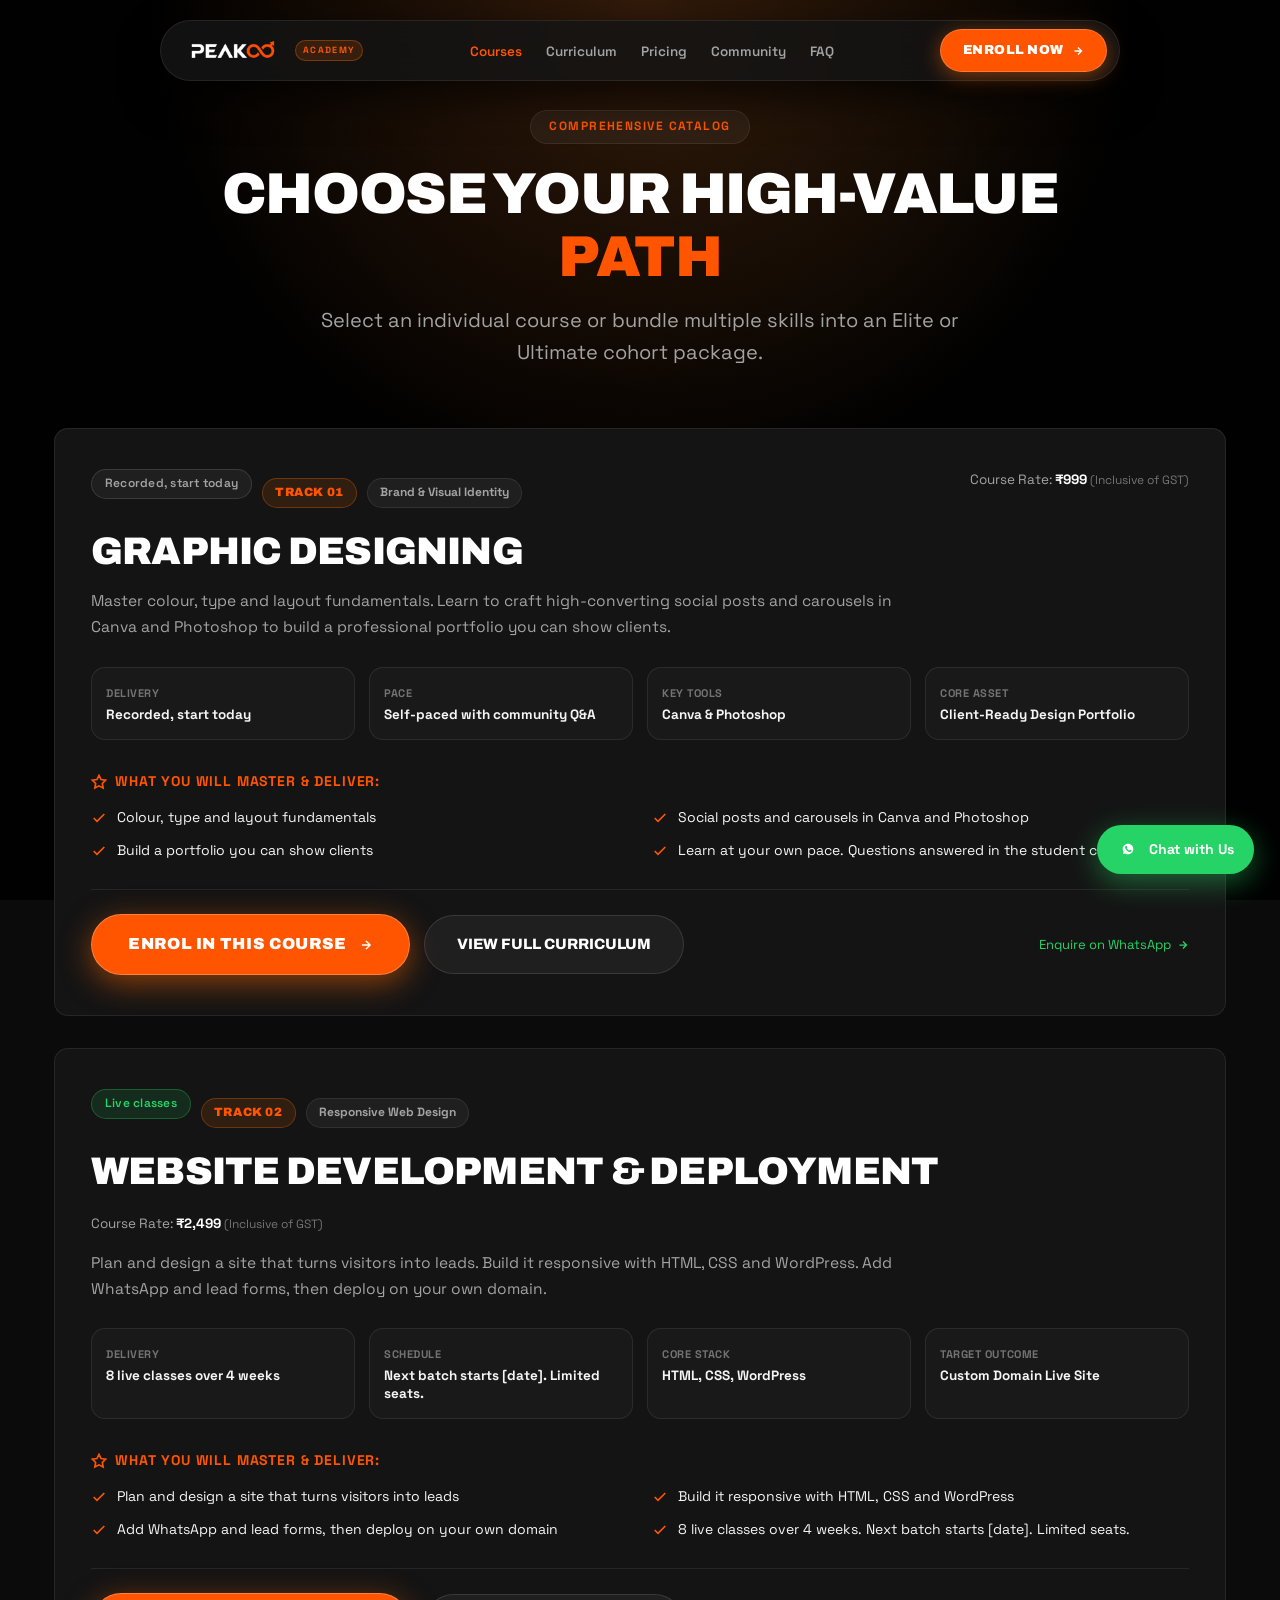
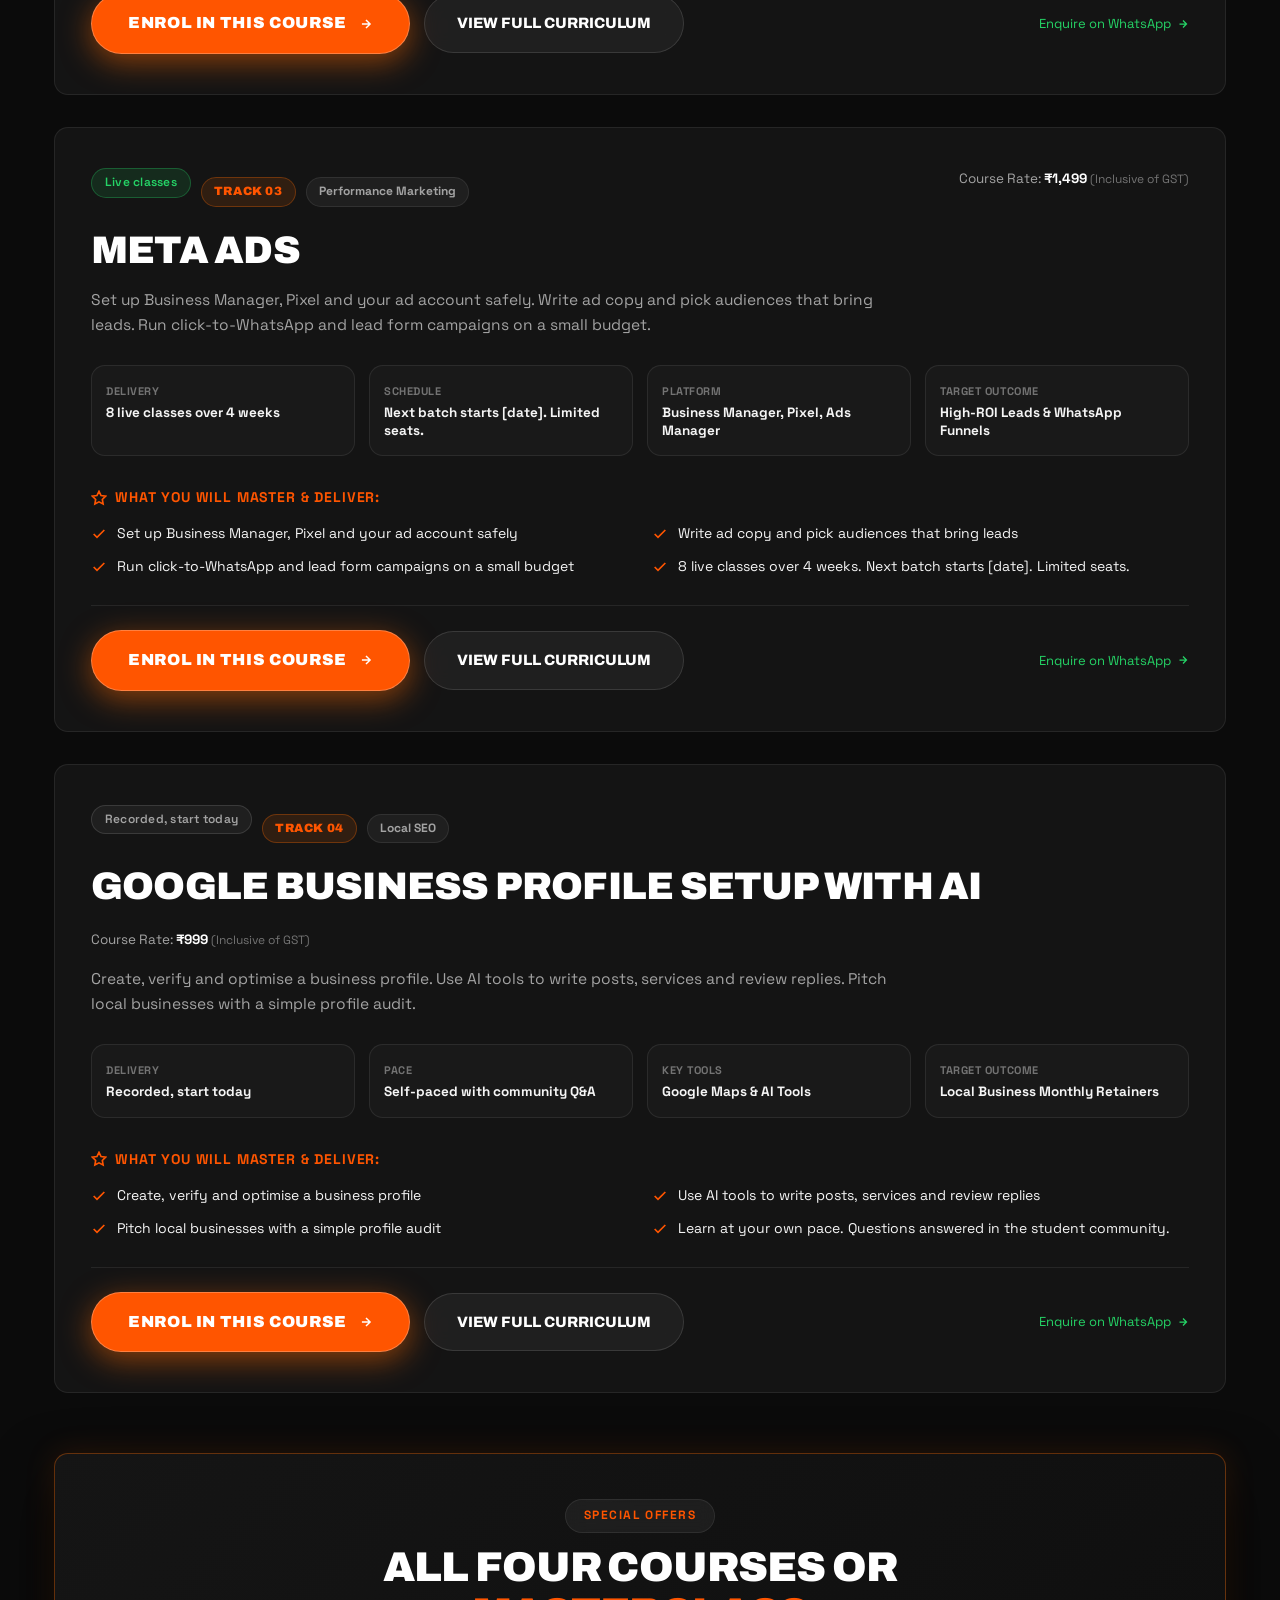
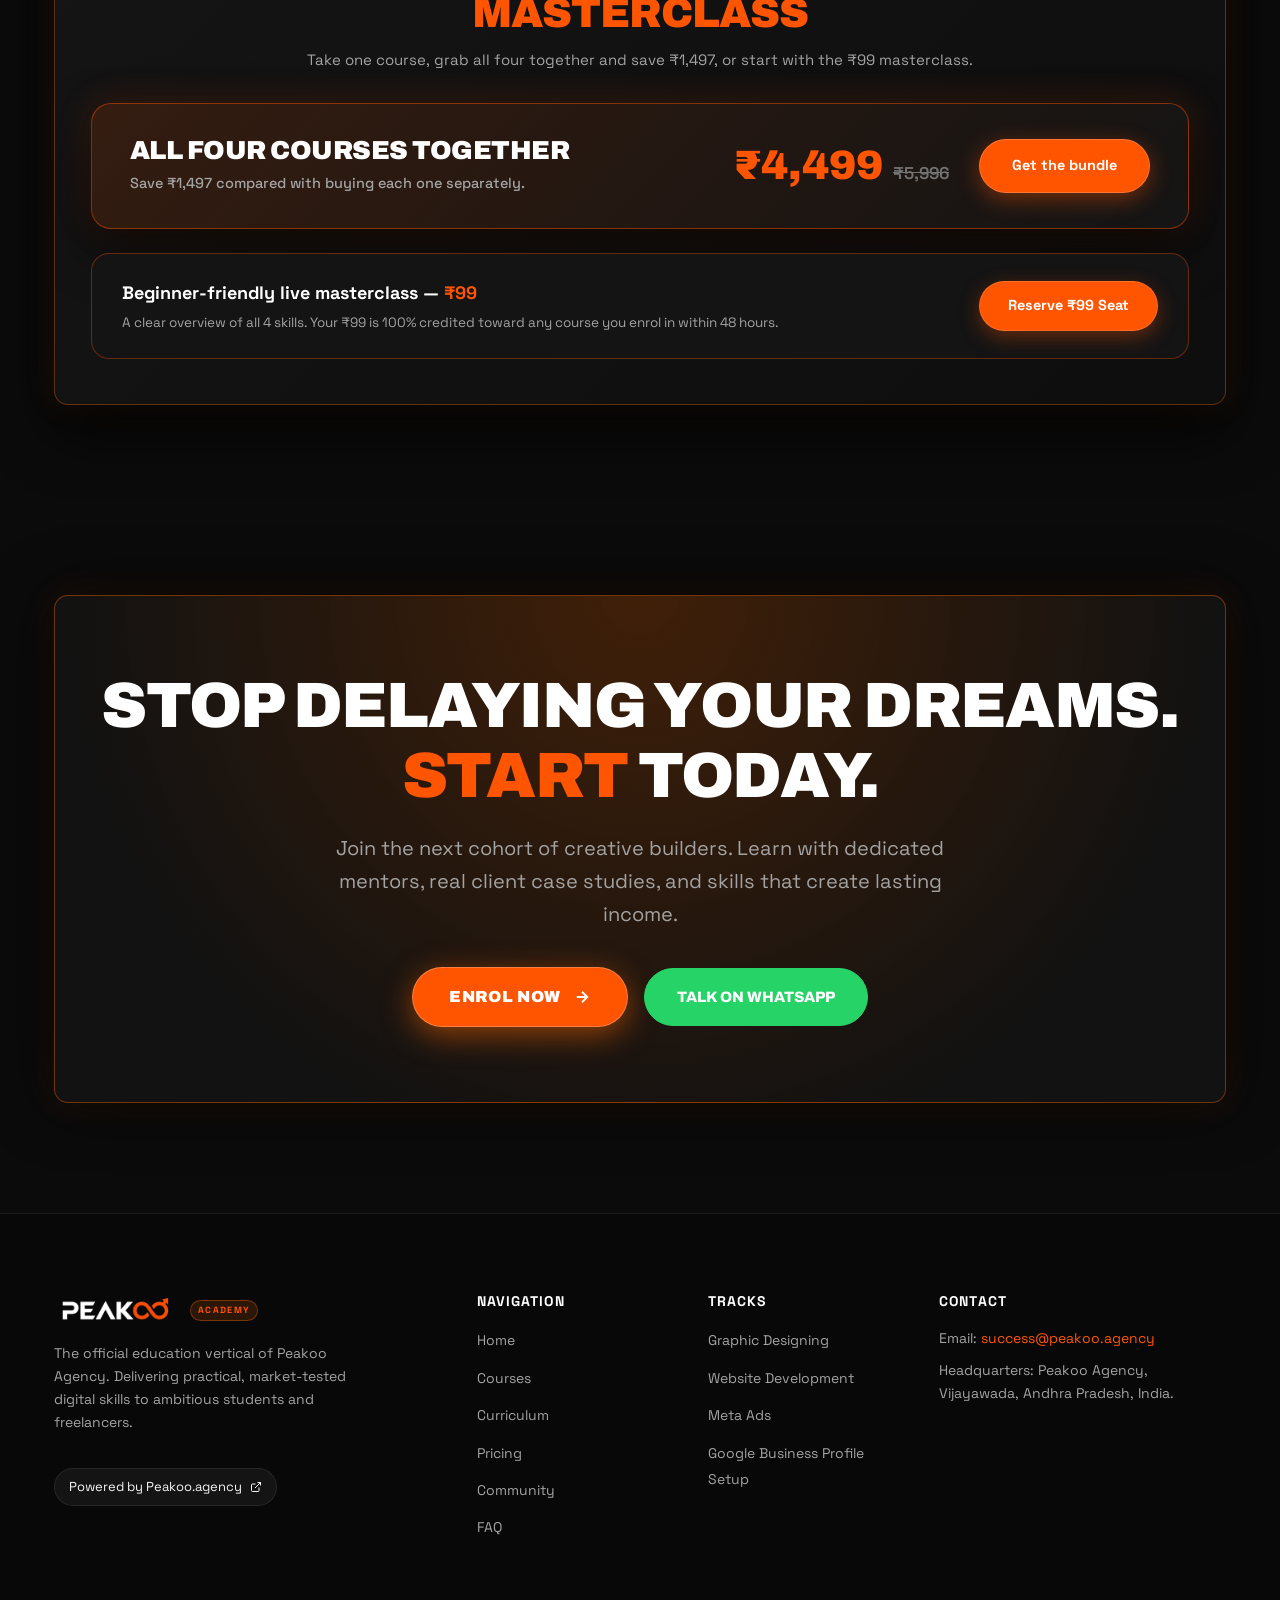
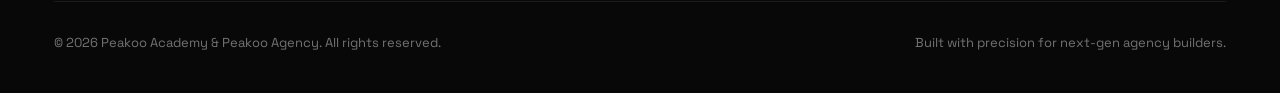
<file: courses.html>
<!DOCTYPE html>
<html lang="en">

<head>
  <meta charset="UTF-8">
  <meta name="viewport" content="width=device-width, initial-scale=1.0, minimum-scale=1.0">
  <title>Courses &amp; Career Tracks — Peakoo Academy | Agency-Led Cohorts</title>
  <meta name="description"
    content="Explore the 4 high-demand career tracks at Peakoo Academy: Graphic Designing, Website Development, Meta Ads, and Google Business Profile Setup. Live agency cohorts.">
  <meta name="keywords"
    content="graphic design course Vijayawada, website development course, Meta ads course, Google Business Profile course, Peakoo Academy tracks">
  <meta name="robots" content="index, follow">

  <!-- Open Graph -->
  <meta property="og:type" content="website">
  <meta property="og:url" content="https://academy.peakoo.agency/courses.html">
  <meta property="og:title" content="Courses &amp; Career Tracks — Peakoo Academy">
  <meta property="og:description"
    content="Master in-demand digital skills directly from working practitioners. 6-week live cohorts with 1:1 mentor feedback and live client projects.">

  <!-- Favicon -->
  <link rel="icon" type="image/webp" href="assets/cropped-peakoo-icon-white-512.webp">
  <link rel="apple-touch-icon" href="assets/cropped-peakoo-icon-white-512.webp">

  <!-- Google Fonts for Peakoo Typography -->
  <link rel="preconnect" href="https://fonts.googleapis.com">
  <link rel="preconnect" href="https://fonts.gstatic.com" crossorigin>
  <link
    href="https://fonts.googleapis.com/css2?family=Archivo:wght@700;800;900&family=Playfair+Display:ital,wght@0,600;0,700;1,500;1,600;1,700&family=Space+Grotesk:wght@400;500;600;700&display=swap"
    rel="stylesheet">

  <!-- Stylesheet -->
  <link rel="stylesheet" href="css/style.css?v=3.5">

  <!-- Course Structured Data -->
  <script type="application/ld+json">
  {
    "@context": "https://schema.org",
    "@type": "ItemList",
    "itemListElement": [
      {
        "@type": "Course",
        "position": 1,
        "name": "Graphic Designing",
        "description": "Master color theory, brand identities, viral social carousels, and portfolio packaging in Canva, Photoshop and Illustrator.",
        "provider": {
          "@type": "Organization",
          "name": "Peakoo Academy",
          "sameAs": "https://academy.peakoo.agency"
        }
      },
      {
        "@type": "Course",
        "position": 2,
        "name": "Website Development",
        "description": "Build blazing-fast responsive websites with HTML, CSS, WordPress, speed optimization, and lead capture funnels.",
        "provider": {
          "@type": "Organization",
          "name": "Peakoo Academy",
          "sameAs": "https://academy.peakoo.agency"
        }
      },
      {
        "@type": "Course",
        "position": 3,
        "name": "Meta Ads",
        "description": "Run profitable Facebook and Instagram ad campaigns that drive qualified leads, click-to-WhatsApp funnels, and real client revenue.",
        "provider": {
          "@type": "Organization",
          "name": "Peakoo Academy",
          "sameAs": "https://academy.peakoo.agency"
        }
      },
      {
        "@type": "Course",
        "position": 4,
        "name": "Google Business Profile Setup",
        "description": "Rank local businesses in Google Map 3-Pack, optimize keywords, drive phone calls, and close monthly retainers.",
        "provider": {
          "@type": "Organization",
          "name": "Peakoo Academy",
          "sameAs": "https://academy.peakoo.agency"
        }
      }
    ]
  }
  </script>
</head>

<body>

  <!-- ==========================================================================
       1. FLOATING PILL NAVBAR
       ========================================================================== -->
  <div class="floating-navbar-wrap">
    <header class="floating-navbar" id="floatingNavbar">

      <!-- Brand Logo -->
      <a href="index.html" class="nav-brand-link" aria-label="Peakoo Academy Home">
        <img src="assets/logo-peakoo-white.webp" alt="Peakoo" class="nav-brand-logo-img" width="100" height="25">
        <span class="nav-brand-tag">ACADEMY</span>
      </a>

      <!-- Center Pill Links -->
      <nav aria-label="Main Navigation">
        <ul class="nav-menu-links">
          <li><a href="courses.html" class="nav-menu-link active">Courses</a></li>
          <li><a href="index.html#curriculum" class="nav-menu-link">Curriculum</a></li>
          <li><a href="index.html#pricing" class="nav-menu-link">Pricing</a></li>
          <li><a href="index.html#community" class="nav-menu-link">Community</a></li>
          <li><a href="index.html#faq" class="nav-menu-link">FAQ</a></li>
        </ul>
      </nav>

      <!-- Right Enrol CTA Button -->
      <div style="display: flex; align-items: center; gap: 10px;">
        <a href="#pricing-bundles" class="btn-nav-join" data-enrol-trigger data-tier="Elite">
          <span>Enroll Now</span>
          <svg width="12" height="12" viewBox="0 0 24 24" fill="none" stroke="currentColor" stroke-width="2.8">
            <path d="M5 12h14M12 5l7 7-7 7" />
          </svg>
        </a>

        <!-- Hamburger for Mobile -->
        <button class="mobile-hamburger" id="mobileMenuBtn" aria-label="Open Navigation">
          <span></span>
          <span></span>
          <span></span>
        </button>
      </div>

    </header>
  </div>

  <!-- Mobile Drawer Overlay -->
  <div class="modal-screen-overlay" id="mobileDrawerWrap" style="z-index: 1050; padding: 0;">
    <div
      style="background: #0B0B0B; width: 100%; max-width: 340px; height: 100vh; position: absolute; right: 0; padding: 70px 24px 30px; display: flex; flex-direction: column; justify-content: space-between; border-left: 1px solid var(--border-subtle);">
      <div>
        <div style="margin-bottom: 26px;">
          <a href="index.html" class="nav-brand-link" style="text-decoration: none;">
            <img src="assets/logo-peakoo-white.webp" alt="Peakoo" class="nav-brand-logo-img" width="108" height="27">
            <span class="nav-brand-tag">ACADEMY</span>
          </a>
        </div>
        <ul style="list-style: none; display: flex; flex-direction: column; gap: 16px;">
          <li><a href="courses.html" class="mobile-menu-link active"
              style="font-family: var(--font-display); font-size: 20px; font-weight: 800; display: block;">Courses</a>
          </li>
          <li><a href="index.html#curriculum" class="mobile-menu-link"
              style="font-family: var(--font-display); font-size: 20px; font-weight: 800; display: block;">Curriculum</a>
          </li>
          <li><a href="index.html#pricing" class="mobile-menu-link"
              style="font-family: var(--font-display); font-size: 20px; font-weight: 800; display: block;">Pricing</a>
          </li>
          <li><a href="index.html#community" class="mobile-menu-link"
              style="font-family: var(--font-display); font-size: 20px; font-weight: 800; display: block;">Community</a>
          </li>
          <li><a href="index.html#faq" class="mobile-menu-link"
              style="font-family: var(--font-display); font-size: 20px; font-weight: 800; display: block;">FAQ</a></li>
        </ul>
      </div>
      <div>
        <a href="#pricing-bundles" class="btn-hero-primary"
          style="width: 100%; justify-content: center; margin-bottom: 10px;" data-enrol-trigger data-tier="Elite">Enrol
          Now</a>
        <a href="https://wa.me/919999999999?text=Hi%20Peakoo%20Academy%2C%20I%20want%20to%20enquire%20about%20the%20courses"
          target="_blank" rel="noopener" class="btn-hero-secondary"
          style="width: 100%; justify-content: center; background:#25D366; border-color:#25D366;">WhatsApp Us</a>
      </div>
    </div>
  </div>



  <!-- ==========================================================================
       3. DETAILED COURSES SHOWCASE
       ========================================================================== -->
  <section class="section">
    <div class="container">

      <div class="section-header">
        <div class="section-pill-tag">Comprehensive Catalog</div>
        <h2 class="section-title">CHOOSE YOUR HIGH-VALUE <span class="text-orange">PATH</span></h2>
        <p class="section-subtitle">
          Select an individual course or bundle multiple skills into an Elite or Ultimate cohort package.
        </p>
      </div>

      <div class="course-detail-list">

        <!-- ================= COURSE 01: GRAPHIC DESIGNING ================= -->
        <article class="course-detail-card" id="graphic-designing">
          <div class="course-detail-header">
            <div>
              <div class="course-badge-row">
                <span class="course-mode-badge badge-recorded">Recorded, start today</span>
                <span class="course-track-pill">TRACK 01</span>
                <span class="course-tag-pill">Brand &amp; Visual Identity</span>
              </div>
              <h3 class="course-detail-title">Graphic Designing</h3>
            </div>
            <div class="course-price-hint">
              Course Rate: <strong>₹999</strong> <span style="font-size: 12px; color: var(--text-dim);">(Inclusive of
                GST)</span>
            </div>
          </div>

          <p class="course-detail-desc">
            Master colour, type and layout fundamentals. Learn to craft high-converting social posts and carousels in
            Canva and Photoshop to build a professional portfolio you can show clients.
          </p>

          <!-- Key Meta Grid -->
          <div class="course-meta-grid">
            <div class="course-meta-box">
              <span class="course-meta-lbl">Delivery</span>
              <span class="course-meta-val">Recorded, start today</span>
            </div>
            <div class="course-meta-box">
              <span class="course-meta-lbl">Pace</span>
              <span class="course-meta-val">Self-paced with community Q&amp;A</span>
            </div>
            <div class="course-meta-box">
              <span class="course-meta-lbl">Key Tools</span>
              <span class="course-meta-val">Canva &amp; Photoshop</span>
            </div>
            <div class="course-meta-box">
              <span class="course-meta-lbl">Core Asset</span>
              <span class="course-meta-val">Client-Ready Design Portfolio</span>
            </div>
          </div>

          <!-- Deliverables / What You Build -->
          <div class="course-deliverables-wrap">
            <div class="course-deliverables-title">
              <svg width="16" height="16" viewBox="0 0 24 24" fill="none" stroke="currentColor" stroke-width="2.5">
                <polygon
                  points="12 2 15.09 8.26 22 9.27 17 14.14 18.18 21.02 12 17.77 5.82 21.02 7 14.14 2 9.27 8.91 8.26 12 2" />
              </svg>
              <span>What You Will Master &amp; Deliver:</span>
            </div>
            <div class="course-deliverables-grid">
              <div class="course-deliverable-item">
                <svg width="16" height="16" viewBox="0 0 24 24" fill="none" stroke="currentColor" stroke-width="2.5">
                  <polyline points="20 6 9 17 4 12" />
                </svg>
                <span>Colour, type and layout fundamentals</span>
              </div>
              <div class="course-deliverable-item">
                <svg width="16" height="16" viewBox="0 0 24 24" fill="none" stroke="currentColor" stroke-width="2.5">
                  <polyline points="20 6 9 17 4 12" />
                </svg>
                <span>Social posts and carousels in Canva and Photoshop</span>
              </div>
              <div class="course-deliverable-item">
                <svg width="16" height="16" viewBox="0 0 24 24" fill="none" stroke="currentColor" stroke-width="2.5">
                  <polyline points="20 6 9 17 4 12" />
                </svg>
                <span>Build a portfolio you can show clients</span>
              </div>
              <div class="course-deliverable-item">
                <svg width="16" height="16" viewBox="0 0 24 24" fill="none" stroke="currentColor" stroke-width="2.5">
                  <polyline points="20 6 9 17 4 12" />
                </svg>
                <span>Learn at your own pace. Questions answered in the student community.</span>
              </div>
            </div>
          </div>

          <!-- Actions -->
          <div class="course-card-actions">
            <div class="course-actions-left">
              <a href="#enrol" class="btn-hero-primary" data-enrol-trigger data-course="Graphic Designing"
                data-tier="₹999">
                <span>Enrol in this course</span>
                <svg width="14" height="14" viewBox="0 0 24 24" fill="none" stroke="currentColor" stroke-width="2.5">
                  <path d="M5 12h14M12 5l7 7-7 7" />
                </svg>
              </a>
              <a href="index.html?track=graphic-design#curriculum" class="btn-hero-secondary">
                <span>View Full Curriculum</span>
              </a>
            </div>
            <a href="https://wa.me/919999999999?text=Hi%20Peakoo%20Academy%2C%20I%20want%20to%20know%20more%20about%20the%20Graphic%20Designing%20Course"
              target="_blank" rel="noopener"
              style="font-size: 13px; color: #25D366; text-decoration: none; display: flex; align-items: center; gap: 6px;">
              <span>Enquire on WhatsApp</span>
              <svg width="12" height="12" viewBox="0 0 24 24" fill="none" stroke="currentColor" stroke-width="2.5">
                <path d="M5 12h14M12 5l7 7-7 7" />
              </svg>
            </a>
          </div>
        </article>

        <!-- ================= COURSE 02: WEBSITE DEVELOPMENT ================= -->
        <article class="course-detail-card" id="website-development">
          <div class="course-detail-header">
            <div>
              <div class="course-badge-row">
                <span class="course-mode-badge badge-live">Live classes</span>
                <span class="course-track-pill">TRACK 02</span>
                <span class="course-tag-pill">Responsive Web Design</span>
              </div>
              <h3 class="course-detail-title">Website Development &amp; Deployment</h3>
            </div>
            <div class="course-price-hint">
              Course Rate: <strong>₹2,499</strong> <span style="font-size: 12px; color: var(--text-dim);">(Inclusive of
                GST)</span>
            </div>
          </div>

          <p class="course-detail-desc">
            Plan and design a site that turns visitors into leads. Build it responsive with HTML, CSS and WordPress. Add
            WhatsApp and lead forms, then deploy on your own domain.
          </p>

          <!-- Key Meta Grid -->
          <div class="course-meta-grid">
            <div class="course-meta-box">
              <span class="course-meta-lbl">Delivery</span>
              <span class="course-meta-val">8 live classes over 4 weeks</span>
            </div>
            <div class="course-meta-box">
              <span class="course-meta-lbl">Schedule</span>
              <span class="course-meta-val">Next batch starts [date]. Limited seats.</span>
            </div>
            <div class="course-meta-box">
              <span class="course-meta-lbl">Core Stack</span>
              <span class="course-meta-val">HTML, CSS, WordPress</span>
            </div>
            <div class="course-meta-box">
              <span class="course-meta-lbl">Target Outcome</span>
              <span class="course-meta-val">Custom Domain Live Site</span>
            </div>
          </div>

          <!-- Deliverables / What You Build -->
          <div class="course-deliverables-wrap">
            <div class="course-deliverables-title">
              <svg width="16" height="16" viewBox="0 0 24 24" fill="none" stroke="currentColor" stroke-width="2.5">
                <polygon
                  points="12 2 15.09 8.26 22 9.27 17 14.14 18.18 21.02 12 17.77 5.82 21.02 7 14.14 2 9.27 8.91 8.26 12 2" />
              </svg>
              <span>What You Will Master &amp; Deliver:</span>
            </div>
            <div class="course-deliverables-grid">
              <div class="course-deliverable-item">
                <svg width="16" height="16" viewBox="0 0 24 24" fill="none" stroke="currentColor" stroke-width="2.5">
                  <polyline points="20 6 9 17 4 12" />
                </svg>
                <span>Plan and design a site that turns visitors into leads</span>
              </div>
              <div class="course-deliverable-item">
                <svg width="16" height="16" viewBox="0 0 24 24" fill="none" stroke="currentColor" stroke-width="2.5">
                  <polyline points="20 6 9 17 4 12" />
                </svg>
                <span>Build it responsive with HTML, CSS and WordPress</span>
              </div>
              <div class="course-deliverable-item">
                <svg width="16" height="16" viewBox="0 0 24 24" fill="none" stroke="currentColor" stroke-width="2.5">
                  <polyline points="20 6 9 17 4 12" />
                </svg>
                <span>Add WhatsApp and lead forms, then deploy on your own domain</span>
              </div>
              <div class="course-deliverable-item">
                <svg width="16" height="16" viewBox="0 0 24 24" fill="none" stroke="currentColor" stroke-width="2.5">
                  <polyline points="20 6 9 17 4 12" />
                </svg>
                <span>8 live classes over 4 weeks. Next batch starts [date]. Limited seats.</span>
              </div>
            </div>
          </div>

          <!-- Actions -->
          <div class="course-card-actions">
            <div class="course-actions-left">
              <a href="#enrol" class="btn-hero-primary" data-enrol-trigger
                data-course="Website Development &amp; Deployment" data-tier="₹2,499">
                <span>Enrol in this course</span>
                <svg width="14" height="14" viewBox="0 0 24 24" fill="none" stroke="currentColor" stroke-width="2.5">
                  <path d="M5 12h14M12 5l7 7-7 7" />
                </svg>
              </a>
              <a href="index.html?track=web-dev#curriculum" class="btn-hero-secondary">
                <span>View Full Curriculum</span>
              </a>
            </div>
            <a href="https://wa.me/919999999999?text=Hi%20Peakoo%20Academy%2C%20I%20want%20to%20know%20more%20about%20the%20Website%20Development%20Course"
              target="_blank" rel="noopener"
              style="font-size: 13px; color: #25D366; text-decoration: none; display: flex; align-items: center; gap: 6px;">
              <span>Enquire on WhatsApp</span>
              <svg width="12" height="12" viewBox="0 0 24 24" fill="none" stroke="currentColor" stroke-width="2.5">
                <path d="M5 12h14M12 5l7 7-7 7" />
              </svg>
            </a>
          </div>
        </article>

        <!-- ================= COURSE 03: META ADS ================= -->
        <article class="course-detail-card" id="meta-ads">
          <div class="course-detail-header">
            <div>
              <div class="course-badge-row">
                <span class="course-mode-badge badge-live">Live classes</span>
                <span class="course-track-pill">TRACK 03</span>
                <span class="course-tag-pill">Performance Marketing</span>
              </div>
              <h3 class="course-detail-title">Meta Ads</h3>
            </div>
            <div class="course-price-hint">
              Course Rate: <strong>₹1,499</strong> <span style="font-size: 12px; color: var(--text-dim);">(Inclusive of
                GST)</span>
            </div>
          </div>

          <p class="course-detail-desc">
            Set up Business Manager, Pixel and your ad account safely. Write ad copy and pick audiences that bring
            leads. Run click-to-WhatsApp and lead form campaigns on a small budget.
          </p>

          <!-- Key Meta Grid -->
          <div class="course-meta-grid">
            <div class="course-meta-box">
              <span class="course-meta-lbl">Delivery</span>
              <span class="course-meta-val">8 live classes over 4 weeks</span>
            </div>
            <div class="course-meta-box">
              <span class="course-meta-lbl">Schedule</span>
              <span class="course-meta-val">Next batch starts [date]. Limited seats.</span>
            </div>
            <div class="course-meta-box">
              <span class="course-meta-lbl">Platform</span>
              <span class="course-meta-val">Business Manager, Pixel, Ads Manager</span>
            </div>
            <div class="course-meta-box">
              <span class="course-meta-lbl">Target Outcome</span>
              <span class="course-meta-val">High-ROI Leads &amp; WhatsApp Funnels</span>
            </div>
          </div>

          <!-- Deliverables / What You Build -->
          <div class="course-deliverables-wrap">
            <div class="course-deliverables-title">
              <svg width="16" height="16" viewBox="0 0 24 24" fill="none" stroke="currentColor" stroke-width="2.5">
                <polygon
                  points="12 2 15.09 8.26 22 9.27 17 14.14 18.18 21.02 12 17.77 5.82 21.02 7 14.14 2 9.27 8.91 8.26 12 2" />
              </svg>
              <span>What You Will Master &amp; Deliver:</span>
            </div>
            <div class="course-deliverables-grid">
              <div class="course-deliverable-item">
                <svg width="16" height="16" viewBox="0 0 24 24" fill="none" stroke="currentColor" stroke-width="2.5">
                  <polyline points="20 6 9 17 4 12" />
                </svg>
                <span>Set up Business Manager, Pixel and your ad account safely</span>
              </div>
              <div class="course-deliverable-item">
                <svg width="16" height="16" viewBox="0 0 24 24" fill="none" stroke="currentColor" stroke-width="2.5">
                  <polyline points="20 6 9 17 4 12" />
                </svg>
                <span>Write ad copy and pick audiences that bring leads</span>
              </div>
              <div class="course-deliverable-item">
                <svg width="16" height="16" viewBox="0 0 24 24" fill="none" stroke="currentColor" stroke-width="2.5">
                  <polyline points="20 6 9 17 4 12" />
                </svg>
                <span>Run click-to-WhatsApp and lead form campaigns on a small budget</span>
              </div>
              <div class="course-deliverable-item">
                <svg width="16" height="16" viewBox="0 0 24 24" fill="none" stroke="currentColor" stroke-width="2.5">
                  <polyline points="20 6 9 17 4 12" />
                </svg>
                <span>8 live classes over 4 weeks. Next batch starts [date]. Limited seats.</span>
              </div>
            </div>
          </div>

          <!-- Actions -->
          <div class="course-card-actions">
            <div class="course-actions-left">
              <a href="#enrol" class="btn-hero-primary" data-enrol-trigger data-course="Meta Ads" data-tier="₹1,499">
                <span>Enrol in this course</span>
                <svg width="14" height="14" viewBox="0 0 24 24" fill="none" stroke="currentColor" stroke-width="2.5">
                  <path d="M5 12h14M12 5l7 7-7 7" />
                </svg>
              </a>
              <a href="index.html?track=meta-ads#curriculum" class="btn-hero-secondary">
                <span>View Full Curriculum</span>
              </a>
            </div>
            <a href="https://wa.me/919999999999?text=Hi%20Peakoo%20Academy%2C%20I%20want%20to%20know%20more%20about%20the%20Meta%20Ads%20Course"
              target="_blank" rel="noopener"
              style="font-size: 13px; color: #25D366; text-decoration: none; display: flex; align-items: center; gap: 6px;">
              <span>Enquire on WhatsApp</span>
              <svg width="12" height="12" viewBox="0 0 24 24" fill="none" stroke="currentColor" stroke-width="2.5">
                <path d="M5 12h14M12 5l7 7-7 7" />
              </svg>
            </a>
          </div>
        </article>

        <!-- ================= COURSE 04: GOOGLE BUSINESS PROFILE ================= -->
        <article class="course-detail-card" id="google-business-profile">
          <div class="course-detail-header">
            <div>
              <div class="course-badge-row">
                <span class="course-mode-badge badge-recorded">Recorded, start today</span>
                <span class="course-track-pill">TRACK 04</span>
                <span class="course-tag-pill">Local SEO</span>
              </div>
              <h3 class="course-detail-title">Google Business Profile Setup with AI</h3>
            </div>
            <div class="course-price-hint">
              Course Rate: <strong>₹999</strong> <span style="font-size: 12px; color: var(--text-dim);">(Inclusive of
                GST)</span>
            </div>
          </div>

          <p class="course-detail-desc">
            Create, verify and optimise a business profile. Use AI tools to write posts, services and review replies.
            Pitch local businesses with a simple profile audit.
          </p>

          <!-- Key Meta Grid -->
          <div class="course-meta-grid">
            <div class="course-meta-box">
              <span class="course-meta-lbl">Delivery</span>
              <span class="course-meta-val">Recorded, start today</span>
            </div>
            <div class="course-meta-box">
              <span class="course-meta-lbl">Pace</span>
              <span class="course-meta-val">Self-paced with community Q&amp;A</span>
            </div>
            <div class="course-meta-box">
              <span class="course-meta-lbl">Key Tools</span>
              <span class="course-meta-val">Google Maps &amp; AI Tools</span>
            </div>
            <div class="course-meta-box">
              <span class="course-meta-lbl">Target Outcome</span>
              <span class="course-meta-val">Local Business Monthly Retainers</span>
            </div>
          </div>

          <!-- Deliverables / What You Build -->
          <div class="course-deliverables-wrap">
            <div class="course-deliverables-title">
              <svg width="16" height="16" viewBox="0 0 24 24" fill="none" stroke="currentColor" stroke-width="2.5">
                <polygon
                  points="12 2 15.09 8.26 22 9.27 17 14.14 18.18 21.02 12 17.77 5.82 21.02 7 14.14 2 9.27 8.91 8.26 12 2" />
              </svg>
              <span>What You Will Master &amp; Deliver:</span>
            </div>
            <div class="course-deliverables-grid">
              <div class="course-deliverable-item">
                <svg width="16" height="16" viewBox="0 0 24 24" fill="none" stroke="currentColor" stroke-width="2.5">
                  <polyline points="20 6 9 17 4 12" />
                </svg>
                <span>Create, verify and optimise a business profile</span>
              </div>
              <div class="course-deliverable-item">
                <svg width="16" height="16" viewBox="0 0 24 24" fill="none" stroke="currentColor" stroke-width="2.5">
                  <polyline points="20 6 9 17 4 12" />
                </svg>
                <span>Use AI tools to write posts, services and review replies</span>
              </div>
              <div class="course-deliverable-item">
                <svg width="16" height="16" viewBox="0 0 24 24" fill="none" stroke="currentColor" stroke-width="2.5">
                  <polyline points="20 6 9 17 4 12" />
                </svg>
                <span>Pitch local businesses with a simple profile audit</span>
              </div>
              <div class="course-deliverable-item">
                <svg width="16" height="16" viewBox="0 0 24 24" fill="none" stroke="currentColor" stroke-width="2.5">
                  <polyline points="20 6 9 17 4 12" />
                </svg>
                <span>Learn at your own pace. Questions answered in the student community.</span>
              </div>
            </div>
          </div>

          <!-- Actions -->
          <div class="course-card-actions">
            <div class="course-actions-left">
              <a href="#enrol" class="btn-hero-primary" data-enrol-trigger
                data-course="Google Business Profile Setup with AI" data-tier="₹999">
                <span>Enrol in this course</span>
                <svg width="14" height="14" viewBox="0 0 24 24" fill="none" stroke="currentColor" stroke-width="2.5">
                  <path d="M5 12h14M12 5l7 7-7 7" />
                </svg>
              </a>
              <a href="index.html?track=gbp#curriculum" class="btn-hero-secondary">
                <span>View Full Curriculum</span>
              </a>
            </div>
            <a href="https://wa.me/919999999999?text=Hi%20Peakoo%20Academy%2C%20I%20want%20to%20know%20more%20about%20the%20Google%20Business%20Profile%20Course"
              target="_blank" rel="noopener"
              style="font-size: 13px; color: #25D366; text-decoration: none; display: flex; align-items: center; gap: 6px;">
              <span>Enquire on WhatsApp</span>
              <svg width="12" height="12" viewBox="0 0 24 24" fill="none" stroke="currentColor" stroke-width="2.5">
                <path d="M5 12h14M12 5l7 7-7 7" />
              </svg>
            </a>
          </div>
        </article>

      </div>

      <!-- ==========================================================================
           COHORT PRICING & BUNDLE CALLOUT (Images 1 & 2)
           ========================================================================== -->
      <div class="pricing-bundle-banner" id="pricing-bundles">
        <div style="text-align: center; max-width: 680px; margin: 0 auto 30px;">
          <div class="section-pill-tag" style="margin-bottom: 12px;">Special Offers</div>
          <h2 style="font-size: clamp(1.8rem, 3.5vw, 2.6rem); margin-bottom: 12px;">
            ALL FOUR COURSES OR <span class="text-orange">MASTERCLASS</span>
          </h2>
          <p style="color: var(--text-muted); font-size: 15px; margin: 0;">
            Take one course, grab all four together and save ₹1,497, or start with the ₹99 masterclass.
          </p>
        </div>

        <!-- Combo Banner: All four courses together (Image 2) -->
        <div class="bundle-combo-banner" style="margin-top: 0; margin-bottom: 24px;">
          <div class="bundle-combo-left">
            <h3 class="bundle-combo-title">All four courses together</h3>
            <p class="bundle-combo-sub">Save ₹1,497 compared with buying each one separately.</p>
          </div>
          <div class="bundle-combo-right">
            <div class="bundle-combo-pricing">
              <span class="bundle-combo-price">₹4,499</span>
              <span class="bundle-combo-striked">₹5,996</span>
            </div>
            <a href="#enrol" class="btn-bundle-combo" data-enrol-trigger data-course="All 4 Courses Bundle"
              data-tier="₹4,499">
              <span>Get the bundle</span>
            </a>
          </div>
        </div>

        <!-- Masterclass Callout (Peakoo Palette) -->
        <div
          style="background: var(--bg-card); border: 1px solid rgba(255, 85, 0, 0.35); border-radius: 18px; padding: 24px 30px; display: flex; align-items: center; justify-content: space-between; gap: 20px; flex-wrap: wrap;">
          <div>
            <div
              style="font-family: var(--font-heading); font-size: 18px; font-weight: 700; color: #FFFFFF; margin-bottom: 4px;">
              Beginner-friendly live masterclass — <span style="color: var(--color-orange);">₹99</span>
            </div>
            <div style="font-size: 13.5px; color: var(--text-muted);">
              A clear overview of all 4 skills. Your ₹99 is 100% credited toward any course you enrol in within 48
              hours.
            </div>
          </div>
          <a href="#enrol" class="btn-course-enroll" style="width: auto; padding: 12px 28px;" data-enrol-trigger
            data-course="Live Masterclass (₹99)" data-tier="Masterclass">
            <span>Reserve ₹99 Seat</span>
          </a>
        </div>

      </div>

    </div>
  </section>

  <!-- ==========================================================================
       4. FINAL CTA BANNER
       ========================================================================== -->
  <section class="section" style="padding-top: 0;">
    <div class="container">
      <div class="final-cta-banner">
        <h2 class="final-cta-headline">
          STOP DELAYING YOUR DREAMS. <span class="text-orange">START</span> TODAY.
        </h2>
        <p class="final-cta-description">
          Join the next cohort of creative builders. Learn with dedicated mentors, real client case studies, and skills
          that create lasting income.
        </p>
        <div class="final-cta-actions">
          <a href="#enrol" class="btn-hero-primary" data-enrol-trigger data-tier="Elite">
            <span>Enrol Now</span>
            <svg width="18" height="18" viewBox="0 0 24 24" fill="none" stroke="currentColor" stroke-width="2.5">
              <path d="M5 12h14M12 5l7 7-7 7" />
            </svg>
          </a>
          <a href="https://wa.me/919999999999?text=Hi%20Peakoo%20Academy%2C%20I%20want%20to%20enquire%20about%20the%20upcoming%20cohort"
            target="_blank" rel="noopener" class="btn-hero-secondary"
            style="background: #25D366; border-color: #25D366;">
            <span>Talk on WhatsApp</span>
          </a>
        </div>
      </div>
    </div>
  </section>

  <!-- ==========================================================================
       5. FOOTER
       ========================================================================== -->
  <footer class="footer-wrap">
    <div class="container">
      <div class="footer-columns-grid">

        <div>
          <div style="display: flex; align-items: center; gap: 8px; margin-bottom: 16px;">
            <img src="assets/logo-peakoo-white.webp" alt="Peakoo" class="footer-brand-logo-img" width="124" height="31">
            <span class="nav-brand-tag">ACADEMY</span>
          </div>
          <p style="font-size: 14px; color: var(--text-muted); margin: 16px 0 18px; max-width: 320px;">
            The official education vertical of Peakoo Agency. Delivering practical, market-tested digital skills to
            ambitious students and freelancers.
          </p>
          <a href="https://peakoo.agency" target="_blank" rel="noopener" class="footer-agency-link">
            <span>Powered by Peakoo.agency</span>
            <svg width="12" height="12" viewBox="0 0 24 24" fill="none" stroke="currentColor" stroke-width="2">
              <path d="M18 13v6a2 2 0 0 1-2 2H5a2 2 0 0 1-2-2V8a2 2 0 0 1 2-2h6" />
              <polyline points="15 3 21 3 21 9" />
              <line x1="10" y1="14" x2="21" y2="3" />
            </svg>
          </a>
        </div>

        <div>
          <h4 class="footer-col-title">Navigation</h4>
          <ul class="footer-links-group">
            <li><a href="index.html" class="footer-nav-item">Home</a></li>
            <li><a href="courses.html" class="footer-nav-item">Courses</a></li>
            <li><a href="index.html#curriculum" class="footer-nav-item">Curriculum</a></li>
            <li><a href="index.html#pricing" class="footer-nav-item">Pricing</a></li>
            <li><a href="index.html#community" class="footer-nav-item">Community</a></li>
            <li><a href="index.html#faq" class="footer-nav-item">FAQ</a></li>
          </ul>
        </div>

        <div>
          <h4 class="footer-col-title">Tracks</h4>
          <ul class="footer-links-group">
            <li><a href="#graphic-designing" class="footer-nav-item">Graphic Designing</a></li>
            <li><a href="#website-development" class="footer-nav-item">Website Development</a></li>
            <li><a href="#meta-ads" class="footer-nav-item">Meta Ads</a></li>
            <li><a href="#google-business-profile" class="footer-nav-item">Google Business Profile Setup</a></li>
          </ul>
        </div>

        <div>
          <h4 class="footer-col-title">Contact</h4>
          <p style="font-size: 14px; color: var(--text-muted); margin-bottom: 8px;">
            Email: <a href="mailto:success@peakoo.agency" style="color: var(--color-orange);">success@peakoo.agency</a>
          </p>
          <p style="font-size: 14px; color: var(--text-muted);">
            Headquarters: Peakoo Agency, Vijayawada, Andhra Pradesh, India.
          </p>
        </div>

      </div>

      <div class="footer-bottom-bar">
        <div>&copy; 2026 Peakoo Academy &amp; Peakoo Agency. All rights reserved.</div>
        <div>Built with precision for next-gen agency builders.</div>
      </div>
    </div>
  </footer>

  <!-- ==========================================================================
       6. FLOATING WHATSAPP PILL
       ========================================================================== -->
  <a href="https://wa.me/919999999999?text=Hi%20Peakoo%20Academy%2C%20I%20want%20to%20inquire%20about%20upcoming%20cohorts!"
    target="_blank" rel="noopener" class="floating-whatsapp-pill" aria-label="WhatsApp">
    <svg viewBox="0 0 24 24" fill="currentColor">
      <path
        d="M12.031 6.172c-3.181 0-5.767 2.586-5.768 5.766-.001 1.298.38 2.27 1.019 3.287l-.582 2.128 2.182-.573c.978.58 1.911.928 3.145.929 3.178 0 5.767-2.587 5.768-5.766.001-3.187-2.575-5.771-5.764-5.771zm3.392 8.244c-.144.405-.837.774-1.17.824-.312.045-.634.073-1.042-.061-.83-.274-1.895-.87-2.671-1.646-.775-.776-1.371-1.841-1.646-2.671-.135-.408-.106-.73-.061-1.042.049-.333.418-1.026.823-1.17.153-.054.306-.081.458-.081.258 0 .426.046.541.319.144.341.488 1.19.532 1.279.044.089.073.193.015.31-.059.117-.089.19-.176.293-.088.103-.186.23-.266.309-.089.088-.182.185-.078.363.104.178.463.765.992 1.236.68.606 1.254.793 1.432.882.178.089.282.074.386-.045.104-.118.444-.518.562-.695.118-.178.237-.148.397-.089.16.059 1.018.48 1.194.568.176.088.293.133.337.208.044.075.044.433-.1 1.043z" />
    </svg>
    <span>Chat with Us</span>
  </a>

  <!-- ==========================================================================
       7. ENROLMENT MODAL
       ========================================================================== -->
  <div class="modal-screen-overlay" id="enrolModal" role="dialog" aria-modal="true">
    <div class="modal-card-container">
      <button class="modal-x-btn" aria-label="Close modal">&times;</button>

      <div style="margin-bottom: 22px;">
        <h3 style="font-size: 1.8rem; margin-bottom: 6px;">JOIN THE <span class="text-orange">COHORT</span></h3>
        <p style="font-size: 14px; color: var(--text-muted);">Reserve your seat for the upcoming live batch. Maximum 20
          students per cohort.</p>
      </div>

      <form id="academyEnrolForm">
        <div class="input-field-group">
          <label class="input-label-text" for="studentName">Full Name</label>
          <input type="text" id="studentName" class="text-input-control" placeholder="e.g. Rahul Sharma" required>
        </div>

        <div class="input-field-group">
          <label class="input-label-text" for="studentPhone">WhatsApp Number</label>
          <input type="tel" id="studentPhone" class="text-input-control" placeholder="+91 98765 43210" required>
        </div>

        <div class="input-field-group">
          <label class="input-label-text" for="studentEmail">Email Address</label>
          <input type="email" id="studentEmail" class="text-input-control" placeholder="you@example.com" required>
        </div>

        <div class="input-field-group">
          <label class="input-label-text" for="courseSelection">Course / Offer Selection</label>
          <select id="courseSelection" class="select-input-control" required>
            <option value="Live Masterclass (₹99)">Live Masterclass (₹99)</option>
            <option value="All 4 Courses Bundle">All 4 Courses Bundle (₹4,499)</option>
            <option value="Website Development &amp; Deployment">Website Development &amp; Deployment (₹2,499)</option>
            <option value="Meta Ads">Meta Ads (₹1,499)</option>
            <option value="Graphic Designing" selected>Graphic Designing (₹999)</option>
            <option value="Google Business Profile Setup with AI">Google Business Profile Setup with AI (₹999)</option>
          </select>
        </div>

        <div class="input-field-group">
          <label class="input-label-text" for="tierSelection">Delivery Type &amp; Price</label>
          <select id="tierSelection" class="select-input-control" required>
            <option value="Masterclass">Live Masterclass — ₹99</option>
            <option value="₹4,499">All Four Courses Bundle — ₹4,499</option>
            <option value="₹2,499">Live Classes (Web Dev) — ₹2,499</option>
            <option value="₹1,499">Live Classes (Meta Ads) — ₹1,499</option>
            <option value="₹999" selected>Recorded (Graphic Design / Google Profile) — ₹999</option>
          </select>
        </div>

        <button type="submit" class="btn-pricing-cta btn-pricing-primary" style="margin-top: 10px;">
          <span>Submit &amp; Reserve Seat</span>
          <svg width="14" height="14" viewBox="0 0 24 24" fill="none" stroke="currentColor" stroke-width="2.5">
            <path d="M5 12h14M12 5l7 7-7 7" />
          </svg>
        </button>
      </form>

      <div id="formSuccessMessage" style="display: none; text-align: center; padding: 25px 10px;">
        <div
          style="width: 58px; height: 58px; border-radius: 50%; background: rgba(37, 211, 102, 0.15); color: #25D366; display: flex; align-items: center; justify-content: center; margin: 0 auto 16px;">
          <svg width="28" height="28" viewBox="0 0 24 24" fill="none" stroke="currentColor" stroke-width="3">
            <polyline points="20 6 9 17 4 12" />
          </svg>
        </div>
        <h3 style="font-size: 1.5rem; margin-bottom: 8px;">ENROLMENT <span class="text-orange">RECEIVED</span>!</h3>
        <p style="color: var(--text-muted); font-size: 14px; margin-bottom: 20px;">
          We've registered your application. Check your email or confirm instantly with our admissions team on WhatsApp.
        </p>
        <a id="whatsAppHandoffBtn" href="#" target="_blank" rel="noopener" class="btn-hero-secondary"
          style="width: 100%; justify-content: center; background: #25D366; border-color: #25D366;">
          <span>Confirm on WhatsApp</span>
        </a>
      </div>

    </div>
  </div>

  <!-- JavaScript -->
  <script src="js/main.js"></script>
</body>

</html>
</file>
<file: css/style.css>
/* ==========================================================================
   PEAKOO ACADEMY - THARUN SPEAKS EXACT DESIGN, ANIMATIONS & TRANSITIONS
   Visual Aesthetic: tharunspeaks.in (Pitch black, Framer motion, spotlight cards)
   Brand & Typography: peakoo.agency (Archivo 900 bold, Poppins, Nunito Sans)
   ========================================================================== */

@import url('https://fonts.googleapis.com/css2?family=Archivo:wght@700;800;900&family=Playfair+Display:ital,wght@0,600;0,700;1,500;1,600;1,700&family=Space+Grotesk:wght@400;500;600;700&display=swap');

:root {
  --bg-black: #0B0B0B;
  --bg-surface: #111111;
  --bg-card: #141414;
  --bg-card-hover: #1A1A1A;
  --bg-glass-nav: rgba(20, 20, 20, 0.85);
  --bg-glass-card: rgba(20, 20, 20, 0.75);

  --color-orange: #FF5500;
  --color-orange-glow: rgba(255, 85, 0, 0.45);
  --color-orange-subtle: rgba(255, 85, 0, 0.12);
  --color-yellow: #FFC72E;
  --color-blue-accent: #38BDF8;
  --color-green: #25D366;

  --text-white: #FFFFFF;
  --text-primary: #F5F5F5;
  --text-muted: #A3A3A3;
  --text-dim: #737373;

  --border-subtle: rgba(255, 255, 255, 0.08);
  --border-card: rgba(255, 255, 255, 0.12);
  --border-orange: rgba(255, 85, 0, 0.65);

  --font-display: 'Archivo', 'Arial Black', -apple-system, sans-serif;
  --font-heading: 'Space Grotesk', -apple-system, BlinkMacSystemFont, sans-serif;
  --font-body: 'Space Grotesk', -apple-system, BlinkMacSystemFont, sans-serif;
  --font-serif: 'Playfair Display', Georgia, serif;

  --radius-sm: 8px;
  --radius-md: 14px;
  --radius-lg: 14px;
  --radius-xl: 14px;
  --radius-pill: 9999px;

  --ease-spring: cubic-bezier(0.16, 1, 0.3, 1);
  --transition-fast: 0.2s var(--ease-spring);
  --transition-normal: 0.35s var(--ease-spring);
  --transition-slow: 0.6s var(--ease-spring);

  --container-max: 1220px;
}

/* Base Reset */
*, *::before, *::after {
  box-sizing: border-box;
  margin: 0;
  padding: 0;
}

html {
  scroll-behavior: smooth;
  scroll-padding-top: 100px;
  color-scheme: dark;
}

body {
  background-color: var(--bg-black);
  color: var(--text-primary);
  font-family: var(--font-body);
  font-size: 16px;
  line-height: 1.65;
  -webkit-font-smoothing: antialiased;
  -moz-osx-font-smoothing: grayscale;
  overflow-x: hidden;
  position: relative;
  /* Ambient Animated Radial Backdrop */
  background-image: 
    radial-gradient(circle at 50% 0%, rgba(255, 106, 0, 0.16) 0%, rgba(0, 0, 0, 0.95) 45%),
    radial-gradient(circle at 80% 30%, rgba(255, 200, 61, 0.05) 0%, transparent 40%),
    radial-gradient(circle at 20% 70%, rgba(255, 106, 0, 0.08) 0%, transparent 45%);
  background-attachment: fixed;
}

::selection {
  background-color: var(--color-orange);
  color: #FFFFFF;
}

/* ==========================================================================
   GLOBAL ANIMATIONS & KEYFRAMES
   ========================================================================== */
@keyframes ambientGlowPulse {
  0% { transform: translateX(-50%) scale(1); opacity: 0.8; }
  50% { transform: translateX(-50%) scale(1.1); opacity: 1; filter: blur(90px); }
  100% { transform: translateX(-50%) scale(1); opacity: 0.8; }
}

@keyframes textGlowPulse {
  0% { text-shadow: 0 0 15px rgba(255, 106, 0, 0.3); }
  100% { text-shadow: 0 0 32px rgba(255, 106, 0, 0.65), 0 0 50px rgba(255, 106, 0, 0.25); }
}

@keyframes buttonGleam {
  0% { transform: translateX(-160%) rotate(25deg); }
  35%, 100% { transform: translateX(250%) rotate(25deg); }
}

@keyframes floatSubtle {
  0% { transform: translateY(0px) rotate(0deg); }
  50% { transform: translateY(-7px) rotate(-0.5deg); }
  100% { transform: translateY(0px) rotate(0deg); }
}

@keyframes neonBreathe {
  0% {
    box-shadow: 0 0 25px rgba(255, 106, 0, 0.25), inset 0 0 10px rgba(255, 106, 0, 0.08);
    border-color: rgba(255, 106, 0, 0.6);
  }
  50% {
    box-shadow: 0 0 55px rgba(255, 106, 0, 0.5), inset 0 0 20px rgba(255, 106, 0, 0.2);
    border-color: rgba(255, 106, 0, 0.95);
  }
  100% {
    box-shadow: 0 0 25px rgba(255, 106, 0, 0.25), inset 0 0 10px rgba(255, 106, 0, 0.08);
    border-color: rgba(255, 106, 0, 0.6);
  }
}

@keyframes moduleCardPop {
  from {
    opacity: 0;
    transform: translateY(18px) scale(0.97);
  }
  to {
    opacity: 1;
    transform: translateY(0) scale(1);
  }
}

@keyframes marqueeScroll {
  0% { transform: translateX(0); }
  100% { transform: translateX(-50%); }
}

@keyframes pulsePlayRipple {
  0% { transform: scale(1); opacity: 0.8; }
  100% { transform: scale(1.6); opacity: 0; }
}

/* Scroll-Driven Reveal System */
.reveal-init {
  opacity: 0;
  transform: translateY(28px);
  transition: opacity 0.75s var(--ease-spring), transform 0.75s var(--ease-spring);
  will-change: opacity, transform;
}

.reveal-active {
  opacity: 1;
  transform: translateY(0);
}

/* Typography Helpers - peakoo.agency Typography */
h1, h2, h3, h4, h5, h6 {
  font-family: var(--font-display);
  font-weight: 900;
  text-transform: uppercase;
  letter-spacing: -0.02em;
  color: var(--text-white);
  line-height: 1.1;
}

.text-orange {
  color: var(--color-orange) !important;
  display: inline-block;
  animation: textGlowPulse 3s ease-in-out infinite alternate;
}

.text-yellow {
  color: var(--color-yellow) !important;
}

p {
  color: var(--text-muted);
}

a {
  color: inherit;
  text-decoration: none;
  transition: var(--transition-fast);
}

/* Container & Sections */
.container {
  width: 100%;
  max-width: var(--container-max);
  margin-left: auto;
  margin-right: auto;
  padding-left: 24px;
  padding-right: 24px;
}

.section {
  padding-top: 110px;
  padding-bottom: 110px;
  position: relative;
}

@media (max-width: 768px) {
  .section {
    padding-top: 75px;
    padding-bottom: 75px;
  }
}

.section-header {
  text-align: center;
  max-width: 860px;
  margin: 0 auto 60px;
}

.section-pill-tag {
  display: inline-flex;
  align-items: center;
  gap: 8px;
  background: rgba(255, 255, 255, 0.05);
  border: 1px solid var(--border-subtle);
  backdrop-filter: blur(8px);
  -webkit-backdrop-filter: blur(8px);
  padding: 6px 18px;
  border-radius: var(--radius-pill);
  font-family: var(--font-heading);
  font-size: 12px;
  font-weight: 700;
  text-transform: uppercase;
  letter-spacing: 0.12em;
  color: var(--color-orange);
  margin-bottom: 18px;
  animation: floatSubtle 5s ease-in-out infinite alternate;
}

.section-title {
  font-size: clamp(2.2rem, 5vw, 3.6rem);
  margin-bottom: 16px;
  letter-spacing: -0.025em;
}

.section-subtitle {
  font-size: clamp(1rem, 1.8vw, 1.25rem);
  color: var(--text-muted);
  max-width: 680px;
  margin: 0 auto;
  line-height: 1.6;
}

/* ==========================================================================
   FLOATING PILL NAVBAR (Tharun Speaks Signature Pill Header)
   ========================================================================== */
.floating-navbar-wrap {
  position: fixed;
  top: 20px;
  left: 0;
  width: 100%;
  z-index: 1000;
  display: flex;
  justify-content: center;
  padding: 0 16px;
  pointer-events: none;
  transition: transform var(--transition-normal);
}

.floating-navbar {
  pointer-events: auto;
  display: flex;
  align-items: center;
  justify-content: space-between;
  gap: 32px;
  background: var(--bg-glass-nav);
  backdrop-filter: blur(20px);
  -webkit-backdrop-filter: blur(20px);
  border: 1px solid var(--border-subtle);
  border-radius: var(--radius-pill);
  padding: 8px 12px 8px 24px;
  box-shadow: 0 16px 40px rgba(0, 0, 0, 0.7);
  transition: all var(--transition-normal);
  max-width: 960px;
  width: 100%;
}

.floating-navbar.scrolled {
  background: rgba(10, 10, 10, 0.9);
  border-color: rgba(255, 106, 0, 0.45);
  box-shadow: 0 20px 45px rgba(0, 0, 0, 0.85), 0 0 30px rgba(255, 106, 0, 0.2);
  transform: translateY(-2px);
}

.nav-brand-link {
  display: flex;
  align-items: center;
  gap: 10px;
  flex-shrink: 0;
}

.nav-brand-link:hover svg,
.nav-brand-link:hover .nav-brand-logo-img {
  transform: scale(1.04);
}

.nav-brand-link svg {
  transition: transform var(--transition-fast);
}

.nav-brand-logo-img {
  height: 25px;
  width: auto;
  display: block;
  object-fit: contain;
  transition: transform var(--transition-fast);
}

.footer-brand-logo-img {
  height: 32px;
  width: auto;
  display: block;
  object-fit: contain;
}

.nav-brand-text {
  font-family: var(--font-display);
  font-size: 20px;
  font-weight: 900;
  color: #FFFFFF;
  letter-spacing: 0.05em;
  display: flex;
  align-items: center;
}

.nav-brand-text .oo-accent {
  color: var(--color-orange);
}

.nav-brand-tag {
  font-family: var(--font-heading);
  font-size: 9px;
  font-weight: 800;
  letter-spacing: 0.15em;
  background: rgba(255, 106, 0, 0.15);
  border: 1px solid rgba(255, 106, 0, 0.35);
  color: var(--color-orange);
  padding: 2px 7px;
  border-radius: var(--radius-pill);
}

.nav-menu-links {
  display: flex;
  align-items: center;
  gap: 24px;
  list-style: none;
}

.nav-menu-link {
  font-family: var(--font-heading);
  font-size: 13.5px;
  font-weight: 600;
  color: var(--text-muted);
  transition: all var(--transition-fast);
  padding: 4px 0;
  position: relative;
}

.nav-menu-link::after {
  content: '';
  position: absolute;
  bottom: 0;
  left: 50%;
  transform: translateX(-50%);
  width: 0;
  height: 2px;
  background: var(--color-orange);
  border-radius: var(--radius-pill);
  transition: width var(--transition-fast);
}

.nav-menu-link:hover {
  color: #FFFFFF;
}

.nav-menu-link:hover::after {
  width: 100%;
}

.btn-nav-join {
  display: inline-flex;
  align-items: center;
  gap: 8px;
  background: linear-gradient(135deg, var(--color-orange) 0%, #FF5500 100%);
  color: #FFFFFF;
  padding: 10px 22px;
  border-radius: var(--radius-pill);
  font-family: var(--font-display);
  font-size: 13px;
  font-weight: 900;
  text-transform: uppercase;
  letter-spacing: 0.04em;
  box-shadow: 0 4px 20px rgba(255, 106, 0, 0.45);
  border: 1px solid rgba(255, 255, 255, 0.2);
  transition: all var(--transition-normal);
  white-space: nowrap;
  position: relative;
  overflow: hidden;
}

.btn-nav-join::after {
  content: '';
  position: absolute;
  top: -50%;
  left: -60%;
  width: 35%;
  height: 200%;
  background: linear-gradient(90deg, transparent, rgba(255, 255, 255, 0.4), transparent);
  transform: rotate(25deg);
  animation: buttonGleam 4s infinite;
  pointer-events: none;
}

.btn-nav-join:hover {
  transform: translateY(-2px) scale(1.02);
  box-shadow: 0 8px 30px rgba(255, 106, 0, 0.7);
}

.btn-nav-join:active {
  transform: scale(0.97);
}

.mobile-hamburger {
  display: none;
  flex-direction: column;
  justify-content: center;
  gap: 5px;
  width: 36px;
  height: 36px;
  border-radius: 50%;
  background: rgba(255, 255, 255, 0.08);
  padding: 8px;
  border: none;
  cursor: pointer;
}

.mobile-hamburger span {
  display: block;
  width: 100%;
  height: 2px;
  background: #FFFFFF;
  transition: all var(--transition-fast);
}

.mobile-hamburger.active span:nth-child(1) {
  transform: translateY(7px) rotate(45deg);
}
.mobile-hamburger.active span:nth-child(2) {
  opacity: 0;
}
.mobile-hamburger.active span:nth-child(3) {
  transform: translateY(-7px) rotate(-45deg);
}

/* ==========================================================================
   HERO SECTION (Tharun Speaks Centered Layout + Glow Ambiance)
   ========================================================================== */
.hero-wrapper {
  padding-top: 175px;
  padding-bottom: 95px;
  min-height: 92vh;
  display: flex;
  align-items: center;
  text-align: center;
  position: relative;
  overflow: hidden;
}

.hero-glow-ambiance {
  position: absolute;
  top: -80px;
  left: 50%;
  transform: translateX(-50%);
  width: 850px;
  height: 520px;
  background: radial-gradient(circle, rgba(255, 106, 0, 0.24) 0%, rgba(255, 200, 61, 0.04) 45%, transparent 70%);
  filter: blur(80px);
  pointer-events: none;
  z-index: 0;
  animation: ambientGlowPulse 8s ease-in-out infinite;
}

.hero-content {
  position: relative;
  z-index: 1;
  max-width: 980px;
  margin: 0 auto;
}

.hero-cohort-pill {
  display: inline-flex;
  align-items: center;
  gap: 10px;
  background: rgba(255, 255, 255, 0.05);
  border: 1px solid rgba(255, 106, 0, 0.45);
  padding: 7px 22px;
  border-radius: var(--radius-pill);
  font-family: var(--font-heading);
  font-size: 13px;
  font-weight: 700;
  color: #FFFFFF;
  margin-bottom: 28px;
  box-shadow: 0 4px 25px rgba(255, 106, 0, 0.18);
  animation: floatSubtle 4s ease-in-out infinite alternate;
  backdrop-filter: blur(10px);
  -webkit-backdrop-filter: blur(10px);
}

.hero-cohort-pill .pulse-dot {
  width: 8px;
  height: 8px;
  border-radius: 50%;
  background: var(--color-orange);
  box-shadow: 0 0 10px var(--color-orange);
}

.hero-agency-tagline {
  font-family: var(--font-heading);
  font-size: clamp(0.9rem, 1.8vw, 1.15rem);
  font-weight: 700;
  text-transform: uppercase;
  letter-spacing: 0.18em;
  color: var(--text-dim);
  margin-bottom: 14px;
}

.hero-main-title {
  font-size: clamp(2.6rem, 7.2vw, 5.4rem);
  line-height: 1.04;
  margin-bottom: 26px;
  letter-spacing: -0.03em;
}

.hero-sub-text {
  font-size: clamp(1.05rem, 2vw, 1.25rem);
  color: var(--text-muted);
  max-width: 740px;
  margin: 0 auto 40px;
  line-height: 1.6;
}

.hero-btn-row {
  display: flex;
  align-items: center;
  justify-content: center;
  gap: 16px;
  flex-wrap: wrap;
  margin-bottom: 36px;
}

.btn-hero-primary {
  display: inline-flex;
  align-items: center;
  gap: 12px;
  background: linear-gradient(135deg, var(--color-orange) 0%, #FF5500 100%);
  color: #FFFFFF;
  padding: 16px 36px;
  border-radius: var(--radius-pill);
  font-family: var(--font-display);
  font-size: 16px;
  font-weight: 900;
  text-transform: uppercase;
  letter-spacing: 0.04em;
  box-shadow: 0 8px 30px rgba(255, 106, 0, 0.5);
  border: 1px solid rgba(255, 255, 255, 0.25);
  transition: all var(--transition-normal);
  position: relative;
  overflow: hidden;
}

.btn-hero-primary::after {
  content: '';
  position: absolute;
  top: -50%;
  left: -60%;
  width: 35%;
  height: 200%;
  background: linear-gradient(90deg, transparent, rgba(255, 255, 255, 0.4), transparent);
  transform: rotate(25deg);
  animation: buttonGleam 3.5s infinite;
  pointer-events: none;
}

.btn-hero-primary:hover {
  transform: translateY(-3px) scale(1.02);
  box-shadow: 0 14px 45px rgba(255, 106, 0, 0.7);
  background: linear-gradient(135deg, #FF7A1A 0%, #FF6000 100%);
}

.btn-hero-primary:active {
  transform: scale(0.98);
}

.btn-hero-secondary {
  display: inline-flex;
  align-items: center;
  gap: 10px;
  background: rgba(255, 255, 255, 0.05);
  border: 1px solid var(--border-card);
  backdrop-filter: blur(10px);
  -webkit-backdrop-filter: blur(10px);
  color: #FFFFFF;
  padding: 16px 32px;
  border-radius: var(--radius-pill);
  font-family: var(--font-display);
  font-size: 15px;
  font-weight: 800;
  text-transform: uppercase;
  transition: all var(--transition-normal);
}

.btn-hero-secondary:hover {
  background: rgba(255, 255, 255, 0.1);
  border-color: rgba(255, 255, 255, 0.4);
  transform: translateY(-3px);
}

.btn-hero-secondary:active {
  transform: scale(0.98);
}

/* ==========================================================================
   LIVE COUNTDOWN & SEAT RESERVATION BAR (High-Converting Urgency Block)
   ========================================================================== */
.hero-urgency-card {
  background: rgba(20, 20, 20, 0.75);
  border: 1px solid rgba(255, 106, 0, 0.35);
  border-radius: var(--radius-xl);
  padding: 22px 30px;
  max-width: 720px;
  margin: 0 auto 40px;
  backdrop-filter: blur(14px);
  -webkit-backdrop-filter: blur(14px);
  box-shadow: 0 15px 35px rgba(0, 0, 0, 0.6), 0 0 25px rgba(255, 106, 0, 0.15);
}

.urgency-top-row {
  display: flex;
  align-items: center;
  justify-content: space-between;
  gap: 16px;
  flex-wrap: wrap;
  margin-bottom: 14px;
}

.countdown-timer-units {
  display: flex;
  align-items: center;
  gap: 10px;
}

.timer-box {
  background: #0B0B0B;
  border: 1px solid var(--border-subtle);
  border-radius: var(--radius-sm);
  padding: 6px 12px;
  min-width: 52px;
  text-align: center;
}

.timer-val {
  font-family: var(--font-display);
  font-size: 1.4rem;
  font-weight: 900;
  color: var(--color-orange);
  line-height: 1;
}

.timer-lbl {
  font-size: 10px;
  text-transform: uppercase;
  color: var(--text-dim);
  font-weight: 700;
  margin-top: 2px;
}

.timer-divider {
  font-size: 1.2rem;
  font-weight: 900;
  color: var(--color-orange);
}

.seat-status-meta {
  font-size: 13px;
  font-weight: 700;
  color: #FFFFFF;
}

.seat-progress-track {
  width: 100%;
  height: 8px;
  background: #111111;
  border-radius: var(--radius-pill);
  overflow: hidden;
  position: relative;
  border: 1px solid var(--border-subtle);
}

.seat-progress-fill {
  height: 100%;
  width: 70%;
  background: linear-gradient(90deg, #FF5500, #FF6A00, #FFC83D);
  border-radius: var(--radius-pill);
  box-shadow: 0 0 15px rgba(255, 106, 0, 0.6);
  transition: width 1.2s var(--ease-spring);
}

/* ==========================================================================
   HERO VIDEO PREVIEW SHOWCASE CARD (Tharun Speaks Style Video Teaser)
   ========================================================================== */
.hero-video-showcase {
  position: relative;
  max-width: 820px;
  margin: 0 auto 55px;
  border-radius: var(--radius-xl);
  overflow: hidden;
  border: 1px solid rgba(255, 106, 0, 0.35);
  box-shadow: 0 25px 65px rgba(0, 0, 0, 0.85), 0 0 35px rgba(255, 106, 0, 0.2);
  cursor: pointer;
  background: #0E0E0E url('../assets/hero_video_thumb.jpg') center/cover no-repeat;
  aspect-ratio: 16 / 9;
  display: flex;
  align-items: center;
  justify-content: center;
  transition: all var(--transition-normal);
}

.hero-video-showcase:hover {
  transform: translateY(-4px) scale(1.01);
  border-color: rgba(255, 106, 0, 0.7);
  box-shadow: 0 30px 80px rgba(0, 0, 0, 0.9), 0 0 45px rgba(255, 106, 0, 0.35);
}

.video-thumb-gradient {
  position: absolute;
  inset: 0;
  background: 
    radial-gradient(circle at 50% 50%, rgba(0, 0, 0, 0.35) 0%, rgba(10, 10, 10, 0.88) 80%),
    linear-gradient(180deg, rgba(10, 10, 10, 0.25) 0%, rgba(10, 10, 10, 0.96) 100%);
  z-index: 1;
}

.video-mockup-content {
  position: relative;
  z-index: 2;
  text-align: center;
  padding: 30px;
}

.video-play-btn-circle {
  width: 74px;
  height: 74px;
  border-radius: 50%;
  background: linear-gradient(135deg, var(--color-orange) 0%, #FF5500 100%);
  display: flex;
  align-items: center;
  justify-content: center;
  margin: 0 auto 18px;
  color: #FFFFFF;
  box-shadow: 0 10px 30px rgba(255, 106, 0, 0.6);
  position: relative;
  transition: transform var(--transition-fast);
}

.video-play-btn-circle::before {
  content: '';
  position: absolute;
  inset: -6px;
  border-radius: 50%;
  border: 2px solid var(--color-orange);
  animation: pulsePlayRipple 2s infinite;
}

.hero-video-showcase:hover .video-play-btn-circle {
  transform: scale(1.12);
}

.video-teaser-title {
  font-size: 1.4rem;
  margin-bottom: 6px;
  color: #FFFFFF;
}

.video-teaser-sub {
  font-size: 13.5px;
  color: var(--text-muted);
}

/* Trust Line */
.hero-social-proof {
  display: flex;
  align-items: center;
  justify-content: center;
  gap: 12px;
  font-size: 14px;
  color: var(--text-muted);
  margin-bottom: 50px;
}

.hero-social-proof .stars {
  color: var(--color-yellow);
  letter-spacing: 2px;
}

/* 4 Stat Cards Grid with Hover Spotlight */
.hero-stat-cards {
  display: grid;
  grid-template-columns: repeat(4, 1fr);
  gap: 18px;
}

.stat-card-item {
  background: var(--bg-card);
  border: 1px solid var(--border-subtle);
  border-radius: var(--radius-lg);
  padding: 24px 18px;
  text-align: center;
  transition: all var(--transition-normal);
  position: relative;
  overflow: hidden;
}

.stat-card-item::before,
.course-track-box::before,
.module-box-card::before,
.community-feature-card::before,
.student-story-box::before,
.mentor-profile-card::before {
  content: '';
  position: absolute;
  inset: 0;
  border-radius: inherit;
  background: radial-gradient(350px circle at var(--mouse-x, 50%) var(--mouse-y, 50%), rgba(255, 106, 0, 0.12), transparent 60%);
  opacity: 0;
  transition: opacity var(--transition-fast);
  pointer-events: none;
}

.stat-card-item:hover::before,
.course-track-box:hover::before,
.module-box-card:hover::before,
.community-feature-card:hover::before,
.student-story-box:hover::before,
.mentor-profile-card:hover::before {
  opacity: 1;
}

.stat-card-item:hover {
  border-color: var(--border-orange);
  background: var(--bg-card-hover);
  transform: translateY(-5px);
  box-shadow: 0 15px 35px rgba(0, 0, 0, 0.6), 0 0 25px rgba(255, 106, 0, 0.2);
}

.stat-card-number {
  font-family: var(--font-display);
  font-size: clamp(1.8rem, 3.2vw, 2.5rem);
  font-weight: 900;
  color: #FFFFFF;
  line-height: 1.1;
  margin-bottom: 6px;
}

.stat-card-number span.accent {
  color: var(--color-orange);
}

.stat-card-label {
  font-family: var(--font-heading);
  font-size: 13px;
  font-weight: 600;
  color: var(--text-muted);
}

/* ==========================================================================
   TOOLS & TECH STACK MARQUEE STRIP (Seamless Scrolling Agency Stack)
   ========================================================================== */
.tools-marquee-section {
  padding: 35px 0;
  background: #080808;
  border-top: 1px solid var(--border-subtle);
  border-bottom: 1px solid var(--border-subtle);
  overflow: hidden;
  position: relative;
}

.tools-marquee-section::before,
.tools-marquee-section::after {
  content: '';
  position: absolute;
  top: 0;
  bottom: 0;
  width: 140px;
  z-index: 2;
  pointer-events: none;
}

.tools-marquee-section::before {
  left: 0;
  background: linear-gradient(90deg, #080808 0%, transparent 100%);
}

.tools-marquee-section::after {
  right: 0;
  background: linear-gradient(270deg, #080808 0%, transparent 100%);
}

.tools-marquee-track {
  display: flex;
  gap: 36px;
  width: max-content;
  animation: marqueeScroll 24s linear infinite;
}

.tools-marquee-track:hover {
  animation-play-state: paused;
}

.tool-marquee-item {
  display: inline-flex;
  align-items: center;
  gap: 10px;
  background: rgba(255, 255, 255, 0.04);
  border: 1px solid var(--border-subtle);
  padding: 8px 18px;
  border-radius: var(--radius-pill);
  font-family: var(--font-heading);
  font-size: 13px;
  font-weight: 700;
  color: var(--text-primary);
  white-space: nowrap;
}

.tool-marquee-item svg {
  color: var(--color-orange);
}

/* ==========================================================================
   COURSES SECTION (4 Cards linking into curriculum)
   ========================================================================== */
.courses-showcase-grid {
  display: grid;
  grid-template-columns: repeat(4, 1fr);
  gap: 22px;
}

.course-track-box {
  background: var(--bg-card);
  border: 1px solid var(--border-subtle);
  border-radius: var(--radius-lg);
  padding: 30px 22px;
  display: flex;
  flex-direction: column;
  justify-content: space-between;
  transition: all var(--transition-normal);
  cursor: pointer;
  position: relative;
  overflow: hidden;
}

.course-track-box:hover {
  border-color: var(--border-orange);
  background: var(--bg-card-hover);
  transform: translateY(-6px) scale(1.015);
  box-shadow: 0 20px 45px rgba(0, 0, 0, 0.7), 0 0 30px rgba(255, 106, 0, 0.22);
}

.course-track-num {
  font-family: var(--font-display);
  font-size: 13px;
  font-weight: 900;
  color: var(--color-orange);
  background: rgba(255, 106, 0, 0.12);
  padding: 4px 10px;
  border-radius: var(--radius-pill);
  display: inline-block;
  margin-bottom: 18px;
}

.course-track-icon {
  width: 50px;
  height: 50px;
  border-radius: var(--radius-md);
  background: rgba(255, 255, 255, 0.04);
  border: 1px solid var(--border-subtle);
  display: flex;
  align-items: center;
  justify-content: center;
  color: var(--color-orange);
  margin-bottom: 18px;
  transition: all var(--transition-normal);
}

.course-track-box:hover .course-track-icon {
  background: var(--color-orange);
  color: #FFFFFF;
  box-shadow: 0 0 20px rgba(255, 106, 0, 0.5);
  transform: scale(1.08) rotate(4deg);
}

.course-track-title {
  font-size: 1.4rem;
  margin-bottom: 10px;
  line-height: 1.2;
}

.course-track-desc {
  font-size: 14px;
  color: var(--text-muted);
  line-height: 1.55;
  margin-bottom: 20px;
}

.course-track-action {
  font-family: var(--font-heading);
  font-size: 13px;
  font-weight: 700;
  color: #FFFFFF;
  display: flex;
  align-items: center;
  gap: 6px;
  padding-top: 14px;
  border-top: 1px solid var(--border-subtle);
  transition: all var(--transition-fast);
}

.course-track-box:hover .course-track-action {
  color: var(--color-orange);
  padding-left: 4px;
}

/* ==========================================================================
   "WE TEACH YOU EVERYTHING" / CURRICULUM SECTION
   ========================================================================== */
.curriculum-wrap {
  background: radial-gradient(circle at 50% 50%, rgba(255, 106, 0, 0.08) 0%, transparent 65%);
}

.curriculum-pillars-bar {
  display: grid;
  grid-template-columns: repeat(4, 1fr);
  gap: 16px;
  margin-bottom: 40px;
}

.pillar-tab-btn {
  background: var(--bg-card);
  border: 1px solid var(--border-subtle);
  border-radius: var(--radius-lg);
  padding: 20px 18px;
  display: flex;
  align-items: center;
  gap: 14px;
  cursor: pointer;
  transition: all var(--transition-normal);
  text-align: left;
  position: relative;
  overflow: hidden;
}

.pillar-tab-btn:hover {
  border-color: rgba(255, 255, 255, 0.35);
  background: rgba(255, 255, 255, 0.05);
  transform: translateY(-2px);
}

.pillar-tab-btn.active {
  background: linear-gradient(135deg, rgba(255, 106, 0, 0.18) 0%, rgba(22, 22, 22, 0.95) 100%);
  border: 2px solid var(--color-orange);
  box-shadow: 0 10px 35px rgba(255, 106, 0, 0.3);
  transform: translateY(-3px);
}

.pillar-num {
  font-family: var(--font-display);
  font-size: 1.8rem;
  font-weight: 900;
  color: var(--color-orange);
  line-height: 1;
  transition: transform var(--transition-fast);
}

.pillar-tab-btn.active .pillar-num {
  transform: scale(1.1);
}

.pillar-title {
  font-family: var(--font-heading);
  font-size: 14px;
  font-weight: 800;
  color: #FFFFFF;
  text-transform: uppercase;
  letter-spacing: 0.02em;
}

.pillar-sub {
  font-size: 12px;
  color: var(--text-muted);
}

/* Staggered Module Panels */
.track-module-panel {
  display: none;
}

.track-module-panel.active {
  display: block;
}

.track-module-panel.active .module-box-card {
  animation: moduleCardPop 0.45s var(--ease-spring) backwards;
}

.track-module-panel.active .module-box-card:nth-child(1) { animation-delay: 0.04s; }
.track-module-panel.active .module-box-card:nth-child(2) { animation-delay: 0.08s; }
.track-module-panel.active .module-box-card:nth-child(3) { animation-delay: 0.12s; }
.track-module-panel.active .module-box-card:nth-child(4) { animation-delay: 0.16s; }
.track-module-panel.active .module-box-card:nth-child(5) { animation-delay: 0.20s; }
.track-module-panel.active .module-box-card:nth-child(6) { animation-delay: 0.24s; }

.curriculum-banner-card {
  background: linear-gradient(135deg, rgba(255, 106, 0, 0.12) 0%, #121212 100%);
  border: 1px solid rgba(255, 106, 0, 0.4);
  border-radius: var(--radius-xl);
  padding: 30px 36px;
  display: flex;
  align-items: center;
  justify-content: space-between;
  gap: 24px;
  flex-wrap: wrap;
  margin-bottom: 36px;
  box-shadow: 0 10px 30px rgba(0, 0, 0, 0.5);
}

.curriculum-banner-info h3 {
  font-size: 1.8rem;
  margin-bottom: 8px;
}

.curriculum-banner-info p {
  color: var(--text-muted);
  max-width: 650px;
  font-size: 15px;
}

.curriculum-pills-row {
  display: flex;
  gap: 10px;
  flex-wrap: wrap;
}

.curriculum-badge-pill {
  background: rgba(0, 0, 0, 0.5);
  border: 1px solid var(--border-subtle);
  padding: 6px 14px;
  border-radius: var(--radius-pill);
  font-size: 12px;
  font-weight: 700;
  color: #FFFFFF;
}

.modules-six-grid {
  display: grid;
  grid-template-columns: repeat(3, 1fr);
  gap: 22px;
}

.module-box-card {
  background: var(--bg-card);
  border: 1px solid var(--border-subtle);
  border-radius: var(--radius-lg);
  padding: 26px 22px;
  display: flex;
  flex-direction: column;
  justify-content: space-between;
  transition: all var(--transition-normal);
  position: relative;
  overflow: hidden;
}

.module-box-card:hover {
  border-color: var(--border-orange);
  background: var(--bg-card-hover);
  transform: translateY(-6px);
  box-shadow: 0 16px 35px rgba(0, 0, 0, 0.6), 0 0 25px rgba(255, 106, 0, 0.18);
}

.module-badge-num {
  font-family: var(--font-display);
  font-size: 12px;
  font-weight: 900;
  color: var(--color-orange);
  background: rgba(255, 106, 0, 0.1);
  border: 1px solid rgba(255, 106, 0, 0.25);
  padding: 3px 8px;
  border-radius: var(--radius-sm);
  display: inline-block;
  margin-bottom: 12px;
}

.module-box-title {
  font-size: 1.22rem;
  line-height: 1.25;
  color: #FFFFFF;
  margin-bottom: 14px;
}

.module-bullets-list {
  list-style: none;
  display: flex;
  flex-direction: column;
  gap: 10px;
  margin-bottom: 20px;
}

.module-bullet-item {
  display: flex;
  align-items: flex-start;
  gap: 9px;
  font-size: 13.5px;
  color: var(--text-muted);
  line-height: 1.45;
}

.module-bullet-item svg {
  flex-shrink: 0;
  color: var(--color-orange);
  margin-top: 3px;
  transition: transform var(--transition-fast);
}

.module-box-card:hover .module-bullet-item svg {
  transform: scale(1.15);
}

.module-tools-footer {
  padding-top: 14px;
  border-top: 1px solid var(--border-subtle);
  display: flex;
  gap: 6px;
  flex-wrap: wrap;
}

.module-tool-chip {
  font-size: 11px;
  font-weight: 700;
  background: rgba(255, 255, 255, 0.05);
  border: 1px solid var(--border-subtle);
  color: var(--text-dim);
  padding: 3px 7px;
  border-radius: 4px;
}

/* ==========================================================================
   THE BEST PRICES EVER (Pricing Section in Tharun Speaks Style)
   ========================================================================== */
.pricing-cards-container {
  display: grid;
  grid-template-columns: repeat(3, 1fr);
  gap: 26px;
  align-items: stretch;
}

.pricing-box-card {
  background: var(--bg-card);
  border: 1px solid var(--border-card);
  border-radius: var(--radius-xl);
  padding: 38px 30px;
  display: flex;
  flex-direction: column;
  justify-content: space-between;
  transition: all var(--transition-normal);
  position: relative;
  overflow: hidden;
}

.pricing-box-card:hover {
  transform: translateY(-6px);
  border-color: var(--color-orange);
  box-shadow: 0 20px 45px rgba(0, 0, 0, 0.75), 0 0 30px rgba(255, 106, 0, 0.25);
}

/* Featured Elite Card with Neon Breathing Animation */
.pricing-box-card.featured-card {
  background: linear-gradient(180deg, #1C120C 0%, #121212 100%);
  border: 2px solid var(--color-orange);
  animation: neonBreathe 4s ease-in-out infinite;
  transform: scale(1.03);
  z-index: 2;
}

.pricing-box-card.featured-card:hover {
  transform: scale(1.03) translateY(-6px);
}

.pricing-popular-pill {
  position: absolute;
  top: -14px;
  left: 50%;
  transform: translateX(-50%);
  background: linear-gradient(135deg, var(--color-orange) 0%, #FF5500 100%);
  color: #FFFFFF;
  padding: 5px 18px;
  border-radius: var(--radius-pill);
  font-family: var(--font-heading);
  font-size: 11px;
  font-weight: 800;
  letter-spacing: 0.1em;
  text-transform: uppercase;
  box-shadow: 0 4px 15px rgba(255, 106, 0, 0.5);
  white-space: nowrap;
}

.tier-title-h3 {
  font-size: 1.8rem;
  margin-bottom: 8px;
}

.tier-description {
  font-size: 14px;
  color: var(--text-muted);
  min-height: 42px;
  margin-bottom: 22px;
}

.price-row-display {
  display: flex;
  align-items: baseline;
  gap: 12px;
  margin-bottom: 26px;
  padding-bottom: 22px;
  border-bottom: 1px solid var(--border-subtle);
}

.active-price-text {
  font-family: var(--font-display);
  font-size: 2.8rem;
  font-weight: 900;
  color: #FFFFFF;
  line-height: 1;
}

.striked-price-text {
  font-size: 1.25rem;
  text-decoration: line-through;
  color: var(--text-dim);
}

.gst-text-tag {
  font-size: 12px;
  color: var(--text-muted);
  font-weight: 600;
}

.tier-features-check-list {
  list-style: none;
  display: flex;
  flex-direction: column;
  gap: 13px;
  margin-bottom: 34px;
  flex-grow: 1;
}

.tier-check-item {
  display: flex;
  align-items: flex-start;
  gap: 11px;
  font-size: 14px;
  color: var(--text-primary);
}

.tier-check-item svg {
  flex-shrink: 0;
  margin-top: 2px;
}

.tier-check-item.included svg {
  color: var(--color-orange);
}

.tier-check-item.bonus {
  color: var(--color-yellow);
  font-weight: 700;
}

.tier-check-item.bonus svg {
  color: var(--color-yellow);
}

.tier-check-item.excluded {
  color: var(--text-dim);
  opacity: 0.6;
}

.btn-pricing-cta {
  width: 100%;
  display: inline-flex;
  align-items: center;
  justify-content: center;
  gap: 8px;
  padding: 14px 24px;
  border-radius: var(--radius-pill);
  font-family: var(--font-display);
  font-size: 15px;
  font-weight: 900;
  text-transform: uppercase;
  letter-spacing: 0.03em;
  transition: all var(--transition-normal);
  position: relative;
  overflow: hidden;
}

.btn-pricing-primary {
  background: linear-gradient(135deg, var(--color-orange) 0%, #FF5500 100%);
  color: #FFFFFF;
  box-shadow: 0 4px 20px rgba(255, 106, 0, 0.45);
  border: 1px solid rgba(255, 255, 255, 0.2);
}

.btn-pricing-primary::after {
  content: '';
  position: absolute;
  top: -50%;
  left: -60%;
  width: 35%;
  height: 200%;
  background: linear-gradient(90deg, transparent, rgba(255, 255, 255, 0.4), transparent);
  transform: rotate(25deg);
  animation: buttonGleam 4s infinite;
  pointer-events: none;
}

.btn-pricing-primary:hover {
  transform: translateY(-3px);
  box-shadow: 0 8px 30px rgba(255, 106, 0, 0.7);
}

.btn-pricing-primary:active {
  transform: scale(0.98);
}

.btn-pricing-secondary {
  background: rgba(255, 255, 255, 0.05);
  color: #FFFFFF;
  border: 1px solid var(--border-card);
}

.btn-pricing-secondary:hover {
  background: rgba(255, 255, 255, 0.1);
  border-color: rgba(255, 255, 255, 0.35);
  transform: translateY(-3px);
}

.btn-pricing-secondary:active {
  transform: scale(0.98);
}

/* ==========================================================================
   CHOOSE YOUR COURSE PRICING GRID (Peakoo Brand Palette)
   ========================================================================== */
.course-pricing-section {
  position: relative;
  background: var(--bg-black);
}

.course-pricing-grid {
  display: grid;
  grid-template-columns: repeat(2, 1fr);
  gap: 24px;
  margin-top: 36px;
}

.course-pricing-card {
  background: var(--bg-card);
  border: 1px solid var(--border-subtle);
  border-radius: 18px;
  padding: 36px 32px;
  display: flex;
  flex-direction: column;
  justify-content: space-between;
  transition: all var(--transition-normal);
  position: relative;
  overflow: hidden;
}

.course-pricing-card::before {
  content: '';
  position: absolute;
  top: 0;
  right: 0;
  width: 250px;
  height: 250px;
  background: radial-gradient(circle, rgba(255, 85, 0, 0.08) 0%, transparent 70%);
  pointer-events: none;
  opacity: 0;
  transition: opacity 0.3s ease;
}

.course-pricing-card:hover::before {
  opacity: 1;
}

.course-pricing-card:hover {
  transform: translateY(-5px);
  border-color: var(--border-orange);
  background: var(--bg-card-hover);
  box-shadow: 0 20px 45px rgba(0, 0, 0, 0.75), 0 0 30px rgba(255, 85, 0, 0.2);
}

.course-card-top {
  display: flex;
  flex-direction: column;
}

.course-mode-badge {
  display: inline-flex;
  align-items: center;
  align-self: flex-start;
  font-family: var(--font-heading);
  font-size: 12px;
  font-weight: 600;
  padding: 4px 13px;
  border-radius: var(--radius-pill);
  margin-bottom: 18px;
  letter-spacing: 0.02em;
}

.course-mode-badge.badge-live {
  background: rgba(37, 211, 102, 0.12);
  color: #25D366;
  border: 1px solid rgba(37, 211, 102, 0.3);
}

.course-mode-badge.badge-recorded {
  background: rgba(255, 255, 255, 0.05);
  color: var(--text-muted);
  border: 1px solid rgba(255, 255, 255, 0.12);
}

.course-card-title {
  font-family: var(--font-heading);
  font-size: 22px;
  font-weight: 700;
  color: var(--text-white);
  margin-bottom: 14px;
  line-height: 1.25;
  letter-spacing: -0.01em;
}

.course-card-price-row {
  display: flex;
  flex-direction: column;
  margin-bottom: 24px;
}

.course-price-val {
  font-family: var(--font-display);
  font-size: clamp(34px, 3.2vw, 42px);
  font-weight: 900;
  color: var(--text-white);
  line-height: 1;
  letter-spacing: -0.02em;
}

.course-price-tax {
  font-size: 12px;
  color: var(--text-dim);
  margin-top: 6px;
}

.course-card-bullets {
  list-style: none;
  padding: 0;
  margin: 0 0 24px;
  display: flex;
  flex-direction: column;
  gap: 12px;
}

.course-card-bullets li {
  position: relative;
  padding-left: 22px;
  font-size: 14px;
  color: var(--text-primary);
  line-height: 1.5;
}

.course-card-bullets li::before {
  content: "✓";
  position: absolute;
  left: 0;
  top: 0;
  color: var(--color-orange);
  font-size: 13px;
  font-weight: 800;
}

.course-card-bottom {
  margin-top: auto;
  padding-top: 10px;
}

.course-card-meta {
  font-size: 12.5px;
  color: var(--text-muted);
  margin-bottom: 20px;
  line-height: 1.45;
  min-height: 36px;
}

.btn-course-enroll {
  display: flex;
  align-items: center;
  justify-content: center;
  width: 100%;
  padding: 14px 20px;
  background: linear-gradient(135deg, var(--color-orange) 0%, #FF5500 100%);
  color: #FFFFFF;
  font-family: var(--font-heading);
  font-size: 14.5px;
  font-weight: 700;
  border-radius: var(--radius-pill);
  text-decoration: none;
  transition: all var(--transition-fast);
  box-shadow: 0 6px 20px rgba(255, 85, 0, 0.35);
  border: 1px solid rgba(255, 255, 255, 0.15);
  cursor: pointer;
}

.btn-course-enroll:hover {
  background: linear-gradient(135deg, #FF7A1A 0%, #FF6000 100%);
  transform: translateY(-2px);
  box-shadow: 0 10px 28px rgba(255, 85, 0, 0.55);
  color: #FFFFFF;
}

/* Bundle Combo Banner with Peakoo Brand Palette */
.bundle-combo-banner {
  background: linear-gradient(135deg, rgba(255, 85, 0, 0.14) 0%, #151515 100%);
  border: 1px solid rgba(255, 85, 0, 0.45);
  border-radius: 20px;
  padding: 32px 38px;
  margin-top: 32px;
  display: flex;
  align-items: center;
  justify-content: space-between;
  gap: 24px;
  box-shadow: 0 20px 50px rgba(0, 0, 0, 0.7), 0 0 35px rgba(255, 85, 0, 0.2);
  transition: transform 0.25s ease, box-shadow 0.25s ease, border-color 0.25s ease;
}

.bundle-combo-banner:hover {
  transform: translateY(-3px);
  border-color: var(--color-orange);
  box-shadow: 0 25px 55px rgba(0, 0, 0, 0.8), 0 0 45px rgba(255, 85, 0, 0.32);
}

.bundle-combo-left {
  display: flex;
  flex-direction: column;
}

.bundle-combo-title {
  font-family: var(--font-display);
  font-size: clamp(20px, 2.2vw, 26px);
  font-weight: 900;
  color: var(--text-white);
  margin-bottom: 6px;
  line-height: 1.15;
}

.bundle-combo-sub {
  font-size: 14.5px;
  font-weight: 500;
  color: var(--text-muted);
}

.bundle-combo-right {
  display: flex;
  align-items: center;
  gap: 30px;
  flex-shrink: 0;
}

.bundle-combo-pricing {
  display: flex;
  align-items: baseline;
}

.bundle-combo-price {
  font-family: var(--font-display);
  font-size: clamp(32px, 3.2vw, 44px);
  font-weight: 900;
  color: var(--color-orange);
  line-height: 1;
}

.bundle-combo-striked {
  font-size: 17px;
  font-weight: 600;
  color: var(--text-dim);
  text-decoration: line-through;
  margin-left: 10px;
}

.btn-bundle-combo {
  display: inline-flex;
  align-items: center;
  justify-content: center;
  padding: 14px 32px;
  background: linear-gradient(135deg, var(--color-orange) 0%, #FF5500 100%);
  color: #FFFFFF;
  font-family: var(--font-heading);
  font-size: 14.5px;
  font-weight: 700;
  border-radius: var(--radius-pill);
  text-decoration: none;
  transition: all var(--transition-fast);
  white-space: nowrap;
  box-shadow: 0 6px 22px rgba(255, 85, 0, 0.4);
  border: 1px solid rgba(255, 255, 255, 0.2);
  cursor: pointer;
}

.btn-bundle-combo:hover {
  background: linear-gradient(135deg, #FF7A1A 0%, #FF6000 100%);
  transform: translateY(-2px);
  box-shadow: 0 10px 30px rgba(255, 85, 0, 0.6);
  color: #FFFFFF;
}

@media (max-width: 860px) {
  .course-pricing-grid {
    grid-template-columns: 1fr;
    gap: 20px;
  }
  .bundle-combo-banner {
    flex-direction: column;
    align-items: stretch;
    padding: 26px 22px;
    text-align: center;
    gap: 20px;
  }
  .bundle-combo-right {
    flex-direction: column;
    gap: 16px;
    width: 100%;
  }
  .btn-bundle-combo {
    width: 100%;
  }
}

/* ==========================================================================
   HERO MASTERCLASS SPLIT & CARD (Peakoo Brand Palette)
   ========================================================================== */
.hero-masterclass-split {
  display: grid;
  grid-template-columns: 1.12fr 0.88fr;
  gap: 44px;
  align-items: center;
  text-align: left;
  margin-bottom: 50px;
}

.hero-masterclass-split .hero-agency-tagline {
  margin-left: 0;
  text-align: left;
}

.hero-masterclass-split .hero-main-title {
  text-align: left;
  margin-left: 0;
}

.hero-masterclass-split .hero-sub-text {
  text-align: left;
  margin-left: 0;
  margin-right: 0;
  max-width: 580px;
}

.hero-masterclass-split .hero-btn-row {
  justify-content: flex-start;
  margin-bottom: 0;
}

.btn-reserve-masterclass {
  display: inline-flex;
  align-items: center;
  gap: 10px;
  background: linear-gradient(135deg, var(--color-orange) 0%, #FF5500 100%);
  color: #FFFFFF;
  padding: 15px 32px;
  border-radius: var(--radius-pill);
  font-family: var(--font-heading);
  font-size: 15px;
  font-weight: 700;
  text-decoration: none;
  transition: all var(--transition-fast);
  box-shadow: 0 8px 25px rgba(255, 85, 0, 0.45);
  border: 1px solid rgba(255, 255, 255, 0.2);
  cursor: pointer;
}

.btn-reserve-masterclass:hover {
  background: linear-gradient(135deg, #FF7A1A 0%, #FF6000 100%);
  transform: translateY(-2px);
  color: #FFFFFF;
  box-shadow: 0 12px 35px rgba(255, 85, 0, 0.65);
}

.btn-see-courses {
  display: inline-flex;
  align-items: center;
  gap: 10px;
  background: transparent;
  color: #FFFFFF;
  padding: 15px 28px;
  border-radius: var(--radius-pill);
  border: 1px solid rgba(255, 255, 255, 0.2);
  font-family: var(--font-heading);
  font-size: 15px;
  font-weight: 600;
  text-decoration: none;
  transition: all var(--transition-fast);
}

.btn-see-courses:hover {
  border-color: var(--color-orange);
  color: var(--color-orange);
  background: var(--color-orange-subtle);
  transform: translateY(-2px);
}

.masterclass-gold-card {
  background: linear-gradient(145deg, #181818 0%, #111111 100%);
  border: 1px solid rgba(255, 85, 0, 0.35);
  border-radius: 22px;
  padding: 36px 32px;
  box-shadow: 0 20px 50px rgba(0, 0, 0, 0.7), 0 0 30px rgba(255, 85, 0, 0.15);
  display: flex;
  flex-direction: column;
  position: relative;
  transition: transform 0.25s ease, box-shadow 0.25s ease, border-color 0.25s ease;
  text-align: left;
}

.masterclass-gold-card:hover {
  transform: translateY(-4px);
  border-color: var(--border-orange);
  box-shadow: 0 25px 60px rgba(0, 0, 0, 0.8), 0 0 40px rgba(255, 85, 0, 0.28);
}

.masterclass-card-price {
  font-family: var(--font-display);
  font-size: clamp(48px, 4.5vw, 64px);
  font-weight: 900;
  line-height: 1;
  color: var(--color-orange);
  margin-bottom: 12px;
  letter-spacing: -0.03em;
}

.masterclass-card-subtitle {
  font-family: var(--font-heading);
  font-size: 16px;
  font-weight: 700;
  color: var(--text-white);
  margin-bottom: 22px;
}

.masterclass-card-bullets {
  list-style: none;
  padding: 0;
  margin: 0 0 22px;
  display: flex;
  flex-direction: column;
  gap: 13px;
}

.masterclass-card-bullets li {
  position: relative;
  padding-left: 22px;
  font-size: 14px;
  line-height: 1.45;
  color: var(--text-muted);
  font-weight: 500;
}

.masterclass-card-bullets li::before {
  content: "✓";
  position: absolute;
  left: 0;
  top: 0;
  font-size: 13px;
  font-weight: 800;
  color: var(--color-orange);
}

.masterclass-card-divider {
  border: none;
  border-top: 1px dashed rgba(255, 255, 255, 0.15);
  margin: 6px 0 16px;
}

.masterclass-card-note {
  font-size: 12.5px;
  line-height: 1.5;
  color: var(--text-dim);
  font-weight: 500;
}

/* ==========================================================================
   HOW IT WORKS (Peakoo Brand Palette)
   ========================================================================== */
.how-it-works-section {
  position: relative;
  padding: 60px 0 50px;
}

.how-it-works-grid {
  display: grid;
  grid-template-columns: repeat(3, 1fr);
  gap: 26px;
  margin-top: 36px;
}

.how-it-works-step {
  background: var(--bg-card);
  border: 1px solid var(--border-subtle);
  border-left: 3px solid var(--color-orange);
  border-radius: var(--radius-lg);
  padding: 28px 24px;
  display: flex;
  flex-direction: column;
  transition: all var(--transition-normal);
  position: relative;
  overflow: hidden;
}

.how-it-works-step::before {
  content: '';
  position: absolute;
  top: 0;
  left: 0;
  width: 100%;
  height: 100%;
  background: radial-gradient(300px circle at 0% 0%, rgba(255, 85, 0, 0.08), transparent 70%);
  pointer-events: none;
  opacity: 0;
  transition: opacity 0.3s ease;
}

.how-it-works-step:hover::before {
  opacity: 1;
}

.how-it-works-step:hover {
  border-color: var(--border-orange);
  background: var(--bg-card-hover);
  transform: translateY(-4px);
  box-shadow: 0 16px 40px rgba(0, 0, 0, 0.65), 0 0 25px rgba(255, 85, 0, 0.18);
}

.how-step-num {
  font-family: var(--font-display);
  font-size: 13px;
  font-weight: 900;
  color: var(--color-orange);
  background: var(--color-orange-subtle);
  border: 1px solid rgba(255, 85, 0, 0.3);
  padding: 3px 10px;
  border-radius: var(--radius-pill);
  display: inline-block;
  align-self: flex-start;
  margin-bottom: 14px;
  letter-spacing: 0.05em;
}

.how-step-title {
  font-family: var(--font-heading);
  font-size: 19px;
  font-weight: 700;
  color: var(--text-white);
  margin-bottom: 10px;
  letter-spacing: -0.01em;
}

.how-step-desc {
  font-size: 14px;
  color: var(--text-muted);
  line-height: 1.55;
  margin: 0;
}

@media (max-width: 960px) {
  .hero-masterclass-split {
    grid-template-columns: 1fr;
    gap: 36px;
    text-align: center;
  }
  .hero-masterclass-split .hero-agency-tagline,
  .hero-masterclass-split .hero-main-title,
  .hero-masterclass-split .hero-sub-text {
    text-align: center;
    margin-left: auto;
    margin-right: auto;
  }
  .hero-masterclass-split .hero-btn-row {
    justify-content: center;
  }
  .how-it-works-grid {
    grid-template-columns: 1fr;
    gap: 20px;
  }
}


/* ==========================================================================
   COMMUNITY & STUDIO SECTION (Mirrors Tharun Speaks Community Block)
   ========================================================================== */
.community-cards-grid {
  display: grid;
  grid-template-columns: repeat(2, 1fr);
  gap: 24px;
}

.community-feature-card {
  background: var(--bg-card);
  border: 1px solid var(--border-subtle);
  border-radius: var(--radius-lg);
  padding: 34px;
  display: flex;
  gap: 22px;
  transition: all var(--transition-normal);
  position: relative;
  overflow: hidden;
}

.community-feature-card:hover {
  border-color: var(--border-orange);
  background: var(--bg-card-hover);
  transform: translateY(-5px);
  box-shadow: 0 15px 35px rgba(0, 0, 0, 0.6), 0 0 25px rgba(255, 106, 0, 0.2);
}

.community-card-icon-box {
  width: 54px;
  height: 54px;
  flex-shrink: 0;
  border-radius: var(--radius-md);
  background: rgba(255, 106, 0, 0.12);
  border: 1px solid rgba(255, 106, 0, 0.3);
  display: flex;
  align-items: center;
  justify-content: center;
  color: var(--color-orange);
  transition: all var(--transition-normal);
}

.community-feature-card:hover .community-card-icon-box {
  background: var(--color-orange);
  color: #FFFFFF;
  transform: scale(1.1) rotate(6deg);
  box-shadow: 0 0 20px rgba(255, 106, 0, 0.4);
}

.community-card-content h3 {
  font-size: 1.35rem;
  margin-bottom: 8px;
}

.community-card-content p {
  font-size: 14px;
  color: var(--text-muted);
  line-height: 1.6;
}

/* ==========================================================================
   WHAT STUDENTS TALK ABOUT US (Testimonials in Tharun Speaks Style)
   ========================================================================== */
.testimonials-row-grid {
  display: grid;
  grid-template-columns: repeat(3, 1fr);
  gap: 24px;
}

.student-story-box {
  background: var(--bg-card);
  border: 1px solid var(--border-subtle);
  border-radius: var(--radius-lg);
  padding: 32px 26px;
  display: flex;
  flex-direction: column;
  justify-content: space-between;
  transition: all var(--transition-normal);
  position: relative;
  overflow: hidden;
}

.student-story-box:hover {
  border-color: var(--border-orange);
  transform: translateY(-6px);
  box-shadow: 0 18px 40px rgba(0, 0, 0, 0.65), 0 0 25px rgba(255, 106, 0, 0.18);
  background: var(--bg-card-hover);
}

.story-quote-symbol {
  color: var(--color-orange);
  margin-bottom: 14px;
  opacity: 0.8;
  transition: transform var(--transition-fast);
}

.student-story-box:hover .story-quote-symbol {
  transform: scale(1.15) rotate(-6deg);
}

.story-quote-body {
  font-size: 14.5px;
  color: var(--text-primary);
  line-height: 1.65;
  margin-bottom: 24px;
  font-style: italic;
}

.story-student-profile {
  display: flex;
  align-items: center;
  gap: 14px;
  padding-top: 18px;
  border-top: 1px solid var(--border-subtle);
}

.student-avatar-badge {
  width: 46px;
  height: 46px;
  border-radius: 50%;
  background: linear-gradient(135deg, var(--color-orange) 0%, #FF5500 100%);
  display: flex;
  align-items: center;
  justify-content: center;
  font-family: var(--font-display);
  font-weight: 800;
  color: #FFFFFF;
  font-size: 15px;
  border: 2px solid rgba(255, 255, 255, 0.2);
  transition: transform var(--transition-fast);
}

.student-story-box:hover .student-avatar-badge {
  transform: scale(1.08);
}

.student-meta-details h4 {
  font-size: 1.05rem;
  margin-bottom: 2px;
}

.student-meta-role {
  font-size: 13px;
  color: var(--text-muted);
}

.student-metric-tag {
  display: inline-block;
  margin-top: 5px;
  font-size: 11px;
  font-weight: 700;
  color: var(--color-yellow);
  background: rgba(255, 200, 61, 0.1);
  padding: 2px 8px;
  border-radius: 4px;
}

/* ==========================================================================
   MENTORS SECTION
   ========================================================================== */
.mentors-team-grid {
  display: grid;
  grid-template-columns: repeat(3, 1fr);
  gap: 26px;
}

.mentor-profile-card {
  background: var(--bg-card);
  border: 1px solid var(--border-subtle);
  border-radius: var(--radius-lg);
  padding: 32px 24px;
  text-align: center;
  transition: all var(--transition-normal);
  position: relative;
  overflow: hidden;
}

.mentor-profile-card:hover {
  border-color: var(--border-orange);
  transform: translateY(-6px);
  box-shadow: 0 18px 40px rgba(0, 0, 0, 0.65), 0 0 25px rgba(255, 106, 0, 0.2);
  background: var(--bg-card-hover);
}

.mentor-img-circle {
  width: 96px;
  height: 96px;
  border-radius: 50%;
  margin: 0 auto 18px;
  background: linear-gradient(135deg, #1C1C1C 0%, #2E2E2E 100%);
  border: 2px solid var(--color-orange);
  display: flex;
  align-items: center;
  justify-content: center;
  font-family: var(--font-display);
  font-size: 2rem;
  font-weight: 900;
  color: #FFFFFF;
  box-shadow: 0 0 25px rgba(255, 106, 0, 0.25);
  transition: transform var(--transition-fast);
}

.mentor-profile-card:hover .mentor-img-circle {
  transform: scale(1.06);
}

.mentor-card-name {
  font-size: 1.35rem;
  margin-bottom: 4px;
}

.mentor-card-designation {
  font-size: 13px;
  font-weight: 700;
  color: var(--color-orange);
  text-transform: uppercase;
  letter-spacing: 0.05em;
  margin-bottom: 12px;
}

.mentor-card-summary {
  font-size: 14px;
  color: var(--text-muted);
  line-height: 1.55;
}

/* ==========================================================================
   GOT QUESTIONS? (FAQ Accordion)
   ========================================================================== */
.faq-accordion-wrap {
  max-width: 820px;
  margin: 0 auto;
  display: flex;
  flex-direction: column;
  gap: 16px;
}

.faq-row-item {
  background: var(--bg-card);
  border: 1px solid var(--border-subtle);
  border-radius: var(--radius-md);
  transition: all var(--transition-normal);
  overflow: hidden;
}

.faq-row-item:hover {
  border-color: var(--border-orange);
}

.faq-row-item.active {
  border-color: var(--border-orange);
  box-shadow: 0 8px 30px rgba(0, 0, 0, 0.6), 0 0 20px rgba(255, 106, 0, 0.15);
}

.faq-toggle-trigger {
  width: 100%;
  padding: 22px 26px;
  display: flex;
  align-items: center;
  justify-content: space-between;
  gap: 20px;
  text-align: left;
  font-family: var(--font-heading);
  font-size: 16.5px;
  font-weight: 700;
  color: var(--text-white);
  background: none;
  cursor: pointer;
  border: none;
  transition: color var(--transition-fast);
}

.faq-row-item.active .faq-toggle-trigger {
  color: var(--color-orange);
}

.faq-plus-icon {
  width: 28px;
  height: 28px;
  border-radius: 50%;
  background: rgba(255, 255, 255, 0.05);
  display: flex;
  align-items: center;
  justify-content: center;
  flex-shrink: 0;
  color: var(--text-muted);
  transition: all var(--transition-fast);
}

.faq-row-item.active .faq-plus-icon {
  transform: rotate(45deg);
  background: var(--color-orange);
  color: #FFFFFF;
}

.faq-collapsed-panel {
  max-height: 0;
  overflow: hidden;
  transition: max-height 0.4s var(--ease-spring), padding 0.4s var(--ease-spring);
  padding: 0 26px;
}

.faq-row-item.active .faq-collapsed-panel {
  padding: 0 26px 22px;
}

.faq-collapsed-panel p {
  font-size: 15px;
  color: var(--text-muted);
  line-height: 1.65;
}

/* ==========================================================================
   STOP DELAYING YOUR DREAMS (Final CTA Banner)
   ========================================================================== */
.final-cta-banner {
  background: radial-gradient(circle at 50% 0%, rgba(255, 106, 0, 0.22) 0%, #121212 75%);
  border: 1px solid rgba(255, 106, 0, 0.4);
  border-radius: var(--radius-xl);
  padding: 75px 40px;
  text-align: center;
  box-shadow: 0 0 60px rgba(0, 0, 0, 0.9), 0 0 35px rgba(255, 106, 0, 0.15);
  transition: border-color var(--transition-normal);
}

.final-cta-banner:hover {
  border-color: rgba(255, 106, 0, 0.7);
}

.final-cta-headline {
  font-size: clamp(2.2rem, 5vw, 4rem);
  margin-bottom: 20px;
}

.final-cta-description {
  font-size: clamp(1rem, 1.8vw, 1.25rem);
  color: var(--text-muted);
  max-width: 650px;
  margin: 0 auto 36px;
}

.final-cta-actions {
  display: flex;
  align-items: center;
  justify-content: center;
  gap: 16px;
  flex-wrap: wrap;
}

/* ==========================================================================
   FOOTER
   ========================================================================== */
.footer-wrap {
  background: #080808;
  border-top: 1px solid var(--border-subtle);
  padding: 80px 0 40px;
}

.footer-columns-grid {
  display: grid;
  grid-template-columns: 2fr 1fr 1fr 1.5fr;
  gap: 40px;
  margin-bottom: 60px;
}

.footer-agency-link {
  display: inline-flex;
  align-items: center;
  gap: 8px;
  font-size: 13px;
  color: var(--text-primary);
  background: rgba(255, 255, 255, 0.05);
  border: 1px solid var(--border-subtle);
  padding: 7px 14px;
  border-radius: var(--radius-pill);
  margin-top: 16px;
  transition: all var(--transition-fast);
}

.footer-agency-link:hover {
  border-color: var(--color-orange);
  color: #FFFFFF;
  transform: translateY(-2px);
}

.footer-col-title {
  font-family: var(--font-heading);
  font-size: 14px;
  font-weight: 800;
  text-transform: uppercase;
  letter-spacing: 0.08em;
  color: #FFFFFF;
  margin-bottom: 18px;
}

.footer-links-group {
  list-style: none;
  display: flex;
  flex-direction: column;
  gap: 11px;
}

.footer-nav-item {
  font-size: 14px;
  color: var(--text-muted);
  transition: all var(--transition-fast);
}

.footer-nav-item:hover {
  color: var(--color-orange);
  padding-left: 4px;
}

.footer-bottom-bar {
  padding-top: 30px;
  border-top: 1px solid var(--border-subtle);
  display: flex;
  align-items: center;
  justify-content: space-between;
  flex-wrap: wrap;
  gap: 16px;
  font-size: 13px;
  color: var(--text-dim);
}

/* ==========================================================================
   FLOATING WHATSAPP PILL
   ========================================================================== */
.floating-whatsapp-pill {
  position: fixed;
  bottom: 26px;
  right: 26px;
  z-index: 999;
  display: flex;
  align-items: center;
  gap: 10px;
  background: #25D366;
  color: #FFFFFF;
  padding: 13px 20px;
  border-radius: var(--radius-pill);
  box-shadow: 0 8px 30px rgba(37, 211, 102, 0.45);
  font-family: var(--font-heading);
  font-size: 14px;
  font-weight: 700;
  transition: all var(--transition-fast);
}

.floating-whatsapp-pill:hover {
  transform: translateY(-3px) scale(1.04);
  box-shadow: 0 12px 35px rgba(37, 211, 102, 0.65);
}

.floating-whatsapp-pill:active {
  transform: scale(0.96);
}

.floating-whatsapp-pill svg {
  width: 22px;
  height: 22px;
}

/* ==========================================================================
   INTERACTIVE VIDEO PLAYER MODAL
   ========================================================================== */
.video-modal-overlay {
  position: fixed;
  inset: 0;
  background: rgba(0, 0, 0, 0.9);
  backdrop-filter: blur(16px);
  -webkit-backdrop-filter: blur(16px);
  z-index: 2500;
  display: flex;
  align-items: center;
  justify-content: center;
  padding: 24px;
  opacity: 0;
  visibility: hidden;
  transition: all var(--transition-normal);
}

.video-modal-overlay.open {
  opacity: 1;
  visibility: visible;
}

.video-player-container {
  width: 100%;
  max-width: 900px;
  background: #0B0B0B;
  border: 1px solid rgba(255, 106, 0, 0.5);
  border-radius: var(--radius-xl);
  overflow: hidden;
  position: relative;
  box-shadow: 0 25px 70px rgba(0, 0, 0, 0.95), 0 0 50px rgba(255, 106, 0, 0.3);
  transform: scale(0.92);
  transition: transform var(--transition-normal);
}

.video-modal-overlay.open .video-player-container {
  transform: scale(1);
}

.video-modal-header {
  display: flex;
  align-items: center;
  justify-content: space-between;
  padding: 18px 24px;
  border-bottom: 1px solid var(--border-subtle);
  background: #111111;
}

.video-simulation-canvas {
  width: 100%;
  aspect-ratio: 16 / 9;
  background: radial-gradient(circle at 50% 50%, #1A1A1A 0%, #050505 100%);
  position: relative;
  display: flex;
  align-items: center;
  justify-content: center;
  overflow: hidden;
}

.video-simulation-content {
  text-align: center;
  padding: 20px;
}

.video-sim-badge {
  display: inline-block;
  background: rgba(255, 106, 0, 0.15);
  border: 1px solid rgba(255, 106, 0, 0.4);
  color: var(--color-orange);
  font-size: 11px;
  font-weight: 800;
  padding: 4px 12px;
  border-radius: var(--radius-pill);
  margin-bottom: 12px;
  letter-spacing: 0.1em;
}

.mentor-avatar-img {
  width: 100%;
  height: 100%;
  object-fit: cover;
  border-radius: 50%;
  display: block;
}

.student-avatar-img {
  width: 100%;
  height: 100%;
  object-fit: cover;
  border-radius: 50%;
  display: block;
}

.video-modal-footer-info {
  padding: 16px 22px 20px;
  background: #0D0D0D;
  border-top: 1px solid var(--border-subtle);
}

.video-chapters-row {
  display: flex;
  gap: 8px;
  overflow-x: auto;
  padding-bottom: 10px;
  margin-bottom: 12px;
  scrollbar-width: none;
}
.video-chapters-row::-webkit-scrollbar {
  display: none;
}

.video-chapter-pill {
  display: inline-flex;
  align-items: center;
  gap: 6px;
  padding: 6px 14px;
  background: rgba(255, 255, 255, 0.05);
  border: 1px solid rgba(255, 255, 255, 0.12);
  border-radius: var(--radius-pill);
  color: var(--text-muted);
  font-size: 12px;
  font-family: var(--font-heading);
  font-weight: 600;
  cursor: pointer;
  white-space: nowrap;
  transition: all var(--transition-fast);
}

.video-chapter-pill:hover,
.video-chapter-pill.active {
  background: rgba(255, 106, 0, 0.16);
  border-color: var(--color-orange);
  color: #FFFFFF;
}

.video-bottom-action-bar {
  display: flex;
  justify-content: space-between;
  align-items: center;
  flex-wrap: wrap;
  gap: 12px;
}

/* ==========================================================================
   MODAL (Smooth Scale & Blur Transition)
   ========================================================================== */
.modal-screen-overlay {
  position: fixed;
  inset: 0;
  background: rgba(0, 0, 0, 0.85);
  backdrop-filter: blur(12px);
  -webkit-backdrop-filter: blur(12px);
  z-index: 2000;
  display: flex;
  align-items: center;
  justify-content: center;
  padding: 20px;
  opacity: 0;
  visibility: hidden;
  transition: opacity 0.3s var(--ease-spring), visibility 0.3s;
}

.modal-screen-overlay.open {
  opacity: 1;
  visibility: visible;
}

.modal-card-container {
  background: var(--bg-card);
  border: 1px solid rgba(255, 106, 0, 0.45);
  border-radius: var(--radius-xl);
  max-width: 520px;
  width: 100%;
  padding: 38px 34px;
  position: relative;
  box-shadow: 0 25px 60px rgba(0, 0, 0, 0.95), 0 0 35px rgba(255, 106, 0, 0.25);
  transform: scale(0.92) translateY(20px);
  transition: transform 0.35s var(--ease-spring);
}

.modal-screen-overlay.open .modal-card-container {
  transform: scale(1) translateY(0);
}

.modal-x-btn {
  position: absolute;
  top: 18px;
  right: 18px;
  width: 34px;
  height: 34px;
  border-radius: 50%;
  background: rgba(255, 255, 255, 0.06);
  color: var(--text-muted);
  display: flex;
  align-items: center;
  justify-content: center;
  font-size: 18px;
  cursor: pointer;
  border: none;
  transition: all var(--transition-fast);
}

.modal-x-btn:hover {
  background: rgba(255, 255, 255, 0.15);
  color: #FFFFFF;
  transform: rotate(90deg);
}

.input-field-group {
  margin-bottom: 16px;
}

.input-label-text {
  display: block;
  font-family: var(--font-heading);
  font-size: 12.5px;
  font-weight: 700;
  color: var(--text-primary);
  margin-bottom: 6px;
  text-transform: uppercase;
  letter-spacing: 0.05em;
}

.text-input-control,
.select-input-control {
  width: 100%;
  padding: 13px 16px;
  background: #0B0B0B;
  border: 1px solid var(--border-card);
  border-radius: var(--radius-md);
  color: #FFFFFF;
  font-family: inherit;
  font-size: 15px;
  outline: none;
  transition: all var(--transition-fast);
}

.text-input-control:focus,
.select-input-control:focus {
  border-color: var(--color-orange);
  box-shadow: 0 0 18px rgba(255, 106, 0, 0.35);
  background: #0F0F0F;
}

/* ==========================================================================
   RESPONSIVE BREAKPOINTS
   ========================================================================== */
@media (max-width: 1100px) {
  .courses-showcase-grid,
  .hero-stat-cards,
  .curriculum-pillars-bar {
    grid-template-columns: repeat(2, 1fr);
  }

  .modules-six-grid {
    grid-template-columns: repeat(2, 1fr);
  }

  .pricing-cards-container {
    grid-template-columns: 1fr;
    max-width: 480px;
    margin: 0 auto;
  }

  .pricing-box-card.featured-card {
    transform: none;
  }

  .footer-columns-grid {
    grid-template-columns: repeat(2, 1fr);
  }
}

@media (max-width: 860px) {
  .nav-menu-links {
    display: none;
  }

  .mobile-hamburger {
    display: flex;
  }

  .community-cards-grid,
  .testimonials-row-grid,
  .mentors-team-grid {
    grid-template-columns: 1fr;
    max-width: 500px;
    margin-left: auto;
    margin-right: auto;
  }
}

@media (max-width: 640px) {
  .floating-navbar {
    padding: 6px 10px 6px 18px;
  }

  .courses-showcase-grid,
  .hero-stat-cards,
  .curriculum-pillars-bar,
  .modules-six-grid {
    grid-template-columns: 1fr;
  }

  .floating-whatsapp-pill {
    padding: 12px;
    border-radius: 50%;
  }
  .floating-whatsapp-pill span {
    display: none;
  }

  .footer-columns-grid {
    grid-template-columns: 1fr;
  }

  .footer-bottom-bar {
    flex-direction: column;
    text-align: center;
  }
}

/* Specific 360px Mobile First Optimizations (Section 4) */
@media (max-width: 480px) {
  .hero-main-title {
    font-size: clamp(2rem, 9vw, 2.4rem);
  }

  .hero-cohort-pill {
    font-size: 10.5px;
    padding: 6px 14px;
    letter-spacing: 0.04em;
  }

  .timer-box {
    padding: 6px 8px;
    min-width: 44px;
  }

  .timer-val {
    font-size: 1.15rem;
  }

  .pricing-box-card {
    padding: 28px 18px;
  }

  .curriculum-banner-card {
    padding: 22px 18px;
  }

  .community-feature-card {
    padding: 22px 18px;
  }

  .student-story-box {
    padding: 24px 18px;
  }

  .mentor-profile-card {
    padding: 24px 18px;
  }

  .final-cta-banner {
    padding: 45px 20px;
  }

  .modal-card-container {
    padding: 28px 20px;
  }
}

/* ==========================================================================
   COURSES PAGE SPECIFIC STYLES
   ========================================================================== */
.nav-menu-link.active,
.mobile-menu-link.active {
  color: var(--color-orange);
}

.courses-hero-section {
  padding: 140px 0 60px;
  position: relative;
  text-align: center;
  overflow: hidden;
}

.course-detail-list {
  display: flex;
  flex-direction: column;
  gap: 32px;
  margin-bottom: 60px;
}

.course-detail-card {
  background: var(--bg-card);
  border: 1px solid var(--border-subtle);
  border-radius: var(--radius-lg);
  padding: 40px 36px;
  transition: all var(--transition-normal);
  position: relative;
  overflow: hidden;
}

.course-detail-card::before {
  content: '';
  position: absolute;
  inset: 0;
  border-radius: inherit;
  background: radial-gradient(450px circle at var(--mouse-x, 50%) var(--mouse-y, 50%), rgba(255, 106, 0, 0.12), transparent 60%);
  opacity: 0;
  transition: opacity var(--transition-fast);
  pointer-events: none;
}

.course-detail-card:hover::before {
  opacity: 1;
}

.course-detail-card:hover {
  border-color: var(--border-orange);
  background: var(--bg-card-hover);
  transform: translateY(-4px);
  box-shadow: 0 25px 55px rgba(0, 0, 0, 0.75), 0 0 35px rgba(255, 106, 0, 0.2);
}

.course-detail-header {
  display: flex;
  align-items: flex-start;
  justify-content: space-between;
  gap: 20px;
  margin-bottom: 16px;
  flex-wrap: wrap;
}

.course-badge-row {
  display: flex;
  align-items: center;
  gap: 10px;
  flex-wrap: wrap;
  margin-bottom: 12px;
}

.course-track-pill {
  font-family: var(--font-display);
  font-size: 12px;
  font-weight: 900;
  color: var(--color-orange);
  background: rgba(255, 106, 0, 0.12);
  border: 1px solid rgba(255, 106, 0, 0.3);
  padding: 4px 12px;
  border-radius: var(--radius-pill);
  letter-spacing: 0.05em;
  text-transform: uppercase;
}

.course-tag-pill {
  font-family: var(--font-heading);
  font-size: 12px;
  font-weight: 700;
  color: var(--text-muted);
  background: rgba(255, 255, 255, 0.05);
  border: 1px solid var(--border-subtle);
  padding: 4px 12px;
  border-radius: var(--radius-pill);
}

.course-detail-title {
  font-family: var(--font-display);
  font-size: clamp(1.8rem, 3.2vw, 2.4rem);
  font-weight: 900;
  color: #FFFFFF;
  line-height: 1.15;
  margin: 0;
}

.course-detail-desc {
  font-size: 15.5px;
  color: var(--text-muted);
  line-height: 1.65;
  max-width: 820px;
  margin: 12px 0 26px;
}

/* 4-Item Key Meta Grid */
.course-meta-grid {
  display: grid;
  grid-template-columns: repeat(4, 1fr);
  gap: 14px;
  margin-bottom: 30px;
}

.course-meta-box {
  background: rgba(255, 255, 255, 0.025);
  border: 1px solid var(--border-subtle);
  border-radius: var(--radius-md);
  padding: 16px 14px;
  display: flex;
  flex-direction: column;
  gap: 4px;
}

.course-meta-lbl {
  font-size: 11px;
  font-family: var(--font-heading);
  font-weight: 700;
  color: var(--text-dim);
  text-transform: uppercase;
  letter-spacing: 0.05em;
}

.course-meta-val {
  font-size: 13.5px;
  font-family: var(--font-heading);
  font-weight: 700;
  color: var(--text-primary);
  line-height: 1.3;
}

/* What You'll Learn & Deliverables Grid */
.course-deliverables-wrap {
  margin-bottom: 28px;
}

.course-deliverables-title {
  font-family: var(--font-heading);
  font-size: 14px;
  font-weight: 700;
  color: var(--color-orange);
  text-transform: uppercase;
  letter-spacing: 0.06em;
  margin-bottom: 14px;
  display: flex;
  align-items: center;
  gap: 8px;
}

.course-deliverables-grid {
  display: grid;
  grid-template-columns: repeat(2, 1fr);
  gap: 12px 24px;
}

.course-deliverable-item {
  display: flex;
  align-items: flex-start;
  gap: 10px;
  font-size: 14px;
  color: var(--text-primary);
  line-height: 1.5;
}

.course-deliverable-item svg {
  color: var(--color-orange);
  flex-shrink: 0;
  margin-top: 3px;
}

/* 6-Module Roadmap Grid inside card */
.course-modules-summary-grid {
  display: grid;
  grid-template-columns: repeat(3, 1fr);
  gap: 12px;
  margin-bottom: 30px;
  background: rgba(0, 0, 0, 0.25);
  border: 1px solid var(--border-subtle);
  border-radius: var(--radius-md);
  padding: 18px;
}

.module-mini-item {
  display: flex;
  align-items: center;
  gap: 10px;
  padding: 8px 10px;
  background: rgba(255, 255, 255, 0.03);
  border-radius: var(--radius-sm);
  border: 1px solid rgba(255, 255, 255, 0.05);
}

.module-mini-num {
  font-family: var(--font-display);
  font-size: 11px;
  font-weight: 900;
  color: var(--color-orange);
  background: rgba(255, 106, 0, 0.12);
  padding: 2px 6px;
  border-radius: 4px;
}

.module-mini-title {
  font-family: var(--font-heading);
  font-size: 12.5px;
  font-weight: 600;
  color: var(--text-primary);
  white-space: nowrap;
  overflow: hidden;
  text-overflow: ellipsis;
}

/* Actions Row */
.course-card-actions {
  display: flex;
  align-items: center;
  justify-content: space-between;
  gap: 16px;
  padding-top: 24px;
  border-top: 1px solid var(--border-subtle);
  flex-wrap: wrap;
}

.course-actions-left {
  display: flex;
  align-items: center;
  gap: 14px;
  flex-wrap: wrap;
}

.course-price-hint {
  font-family: var(--font-heading);
  font-size: 13.5px;
  color: var(--text-muted);
}

.course-price-hint strong {
  color: #FFFFFF;
}

/* Pricing Bundle Banner */
.pricing-bundle-banner {
  background: linear-gradient(135deg, rgba(22, 22, 22, 0.95) 0%, rgba(14, 14, 14, 0.98) 100%);
  border: 1px solid rgba(255, 106, 0, 0.35);
  border-radius: var(--radius-lg);
  padding: 45px 36px;
  margin: 40px 0 80px;
  box-shadow: 0 25px 60px rgba(0, 0, 0, 0.8), 0 0 30px rgba(255, 106, 0, 0.15);
  position: relative;
  overflow: hidden;
}

.pricing-bundle-grid {
  display: grid;
  grid-template-columns: repeat(3, 1fr);
  gap: 18px;
  margin: 32px 0 28px;
}

.bundle-tier-pill-box {
  background: rgba(255, 255, 255, 0.03);
  border: 1px solid var(--border-subtle);
  border-radius: var(--radius-md);
  padding: 24px 20px;
  text-align: center;
  transition: all var(--transition-normal);
  position: relative;
}

.bundle-tier-pill-box.featured {
  border-color: var(--border-orange);
  background: rgba(255, 106, 0, 0.05);
}

.bundle-tier-pill-box:hover {
  transform: translateY(-4px);
  border-color: var(--color-orange);
}

.bundle-tier-name {
  font-family: var(--font-display);
  font-size: 18px;
  font-weight: 900;
  color: #FFFFFF;
  margin-bottom: 6px;
}

.bundle-tier-desc {
  font-size: 12.5px;
  color: var(--text-muted);
  margin-bottom: 12px;
}

.bundle-tier-price {
  font-family: var(--font-display);
  font-size: 24px;
  font-weight: 900;
  color: var(--color-orange);
}

@media (max-width: 900px) {
  .course-meta-grid {
    grid-template-columns: repeat(2, 1fr);
  }
  .course-modules-summary-grid {
    grid-template-columns: repeat(2, 1fr);
  }
  .pricing-bundle-grid {
    grid-template-columns: 1fr;
  }
}

@media (max-width: 600px) {
  .course-meta-grid {
    grid-template-columns: 1fr;
  }
  .course-deliverables-grid {
    grid-template-columns: 1fr;
  }
  .course-modules-summary-grid {
    grid-template-columns: 1fr;
  }
  .course-detail-card {
    padding: 26px 18px;
  }
  .course-card-actions {
    flex-direction: column;
    align-items: stretch;
  }
  .course-actions-left {
    flex-direction: column;
    align-items: stretch;
  }
  .course-actions-left .btn-hero-primary,
  .course-actions-left .btn-hero-secondary {
    width: 100%;
    justify-content: center;
  }
}

/* ==========================================================================
   WHY THIS COHORT? PATHWAY DIAGRAM (Exact match to tharunspeaks.in & Peakoo)
   ========================================================================== */
.why-cohort-section {
  position: relative;
  padding: 90px 24px 105px;
  background: #080808;
  overflow: hidden;
  border-top: 1px solid var(--border-subtle);
  border-bottom: 1px solid var(--border-subtle);
  display: flex;
  justify-content: center;
}

.why-cohort-grid-bg {
  position: absolute;
  inset: 0;
  background-image: radial-gradient(rgba(255, 255, 255, 0.08) 1px, transparent 1px);
  background-size: 20px 20px;
  opacity: 0.7;
  pointer-events: none;
}

.why-cohort-inner-wrap {
  position: relative;
  z-index: 2;
  width: 100%;
  max-width: 1100px;
  display: flex;
  flex-direction: column;
  align-items: center;
}

.why-cohort-watermark {
  font-family: var(--font-display), 'Archivo', sans-serif;
  font-size: clamp(2.6rem, 5.8vw, 4.8rem);
  font-weight: 900;
  color: #242424;
  letter-spacing: -0.02em;
  text-transform: uppercase;
  margin: 0 0 10px;
  line-height: 1;
  text-align: center;
  white-space: nowrap;
  user-select: none;
  pointer-events: none;
}

.why-cohort-diagram-stage {
  position: relative;
  width: 100%;
  max-width: 1050px;
  display: flex;
  justify-content: center;
  align-items: center;
}

.why-cohort-svg {
  width: 100%;
  height: auto;
  max-width: 1050px;
  display: block;
  overflow: visible;
}

.cohort-path-line {
  stroke: rgba(255, 255, 255, 0.16);
  stroke-width: 1.5;
  fill: none;
}

.cyan-entrance-bracket {
  stroke: #38BDF8;
  stroke-width: 3.2;
  stroke-linecap: round;
  fill: none;
  filter: drop-shadow(0 0 6px rgba(56, 189, 248, 0.9));
  animation: glowPulse 2.5s ease-in-out infinite alternate;
}

@keyframes glowPulse {
  0% {
    filter: drop-shadow(0 0 3px rgba(56, 189, 248, 0.6));
    opacity: 0.8;
  }
  100% {
    filter: drop-shadow(0 0 10px rgba(56, 189, 248, 1));
    opacity: 1;
  }
}

.traveler-trail {
  fill: none;
  stroke: #38BDF8;
  stroke-width: 2.4;
  stroke-linecap: round;
  stroke-dasharray: 60 850;
  animation: orbitGlide 4s cubic-bezier(0.4, 0, 0.2, 1) infinite;
  filter: drop-shadow(0 0 5px rgba(56, 189, 248, 0.85));
}

.traveler-top {
  animation-delay: 0s;
}

.traveler-mid {
  stroke: #FF5500;
  filter: drop-shadow(0 0 5px rgba(255, 85, 0, 0.85));
  animation-delay: 1.3s;
}

.traveler-bot {
  animation-delay: 2.6s;
}

@keyframes orbitGlide {
  0% {
    stroke-dashoffset: 900;
  }
  100% {
    stroke-dashoffset: -90;
  }
}

/* SVG Typography Classes matching Peakoo Agency */
.cohort-svg-node-prefix {
  font-family: var(--font-heading), 'Space Grotesk', sans-serif;
  font-size: 22px;
  font-weight: 700;
  letter-spacing: -0.02em;
  fill: #FFFFFF;
}

.cohort-svg-node-serif {
  font-family: var(--font-serif), 'Playfair Display', Georgia, serif;
  font-size: 34px;
  font-style: italic;
  font-weight: 500;
  letter-spacing: 0;
  fill: #FFFFFF;
}

.cohort-svg-node-prefix.yellow-accent,
.cohort-svg-node-serif.yellow-accent {
  fill: #E2FF38;
}

.cohort-svg-path-label {
  font-family: var(--font-heading), 'Space Grotesk', sans-serif;
  font-size: 17px;
  font-weight: 500;
  letter-spacing: -0.01em;
  fill: #F1F5F9;
}

/* Responsive adjustments */
@media (max-width: 768px) {
  .why-cohort-section {
    padding: 60px 16px 70px;
  }
  .why-cohort-watermark {
    font-size: clamp(1.8rem, 7vw, 3rem);
  }
  .why-cohort-diagram-stage {
    overflow-x: auto;
    -webkit-overflow-scrolling: touch;
    padding-bottom: 10px;
  }
  .why-cohort-svg {
    min-width: 600px;
  }
}
</file>
